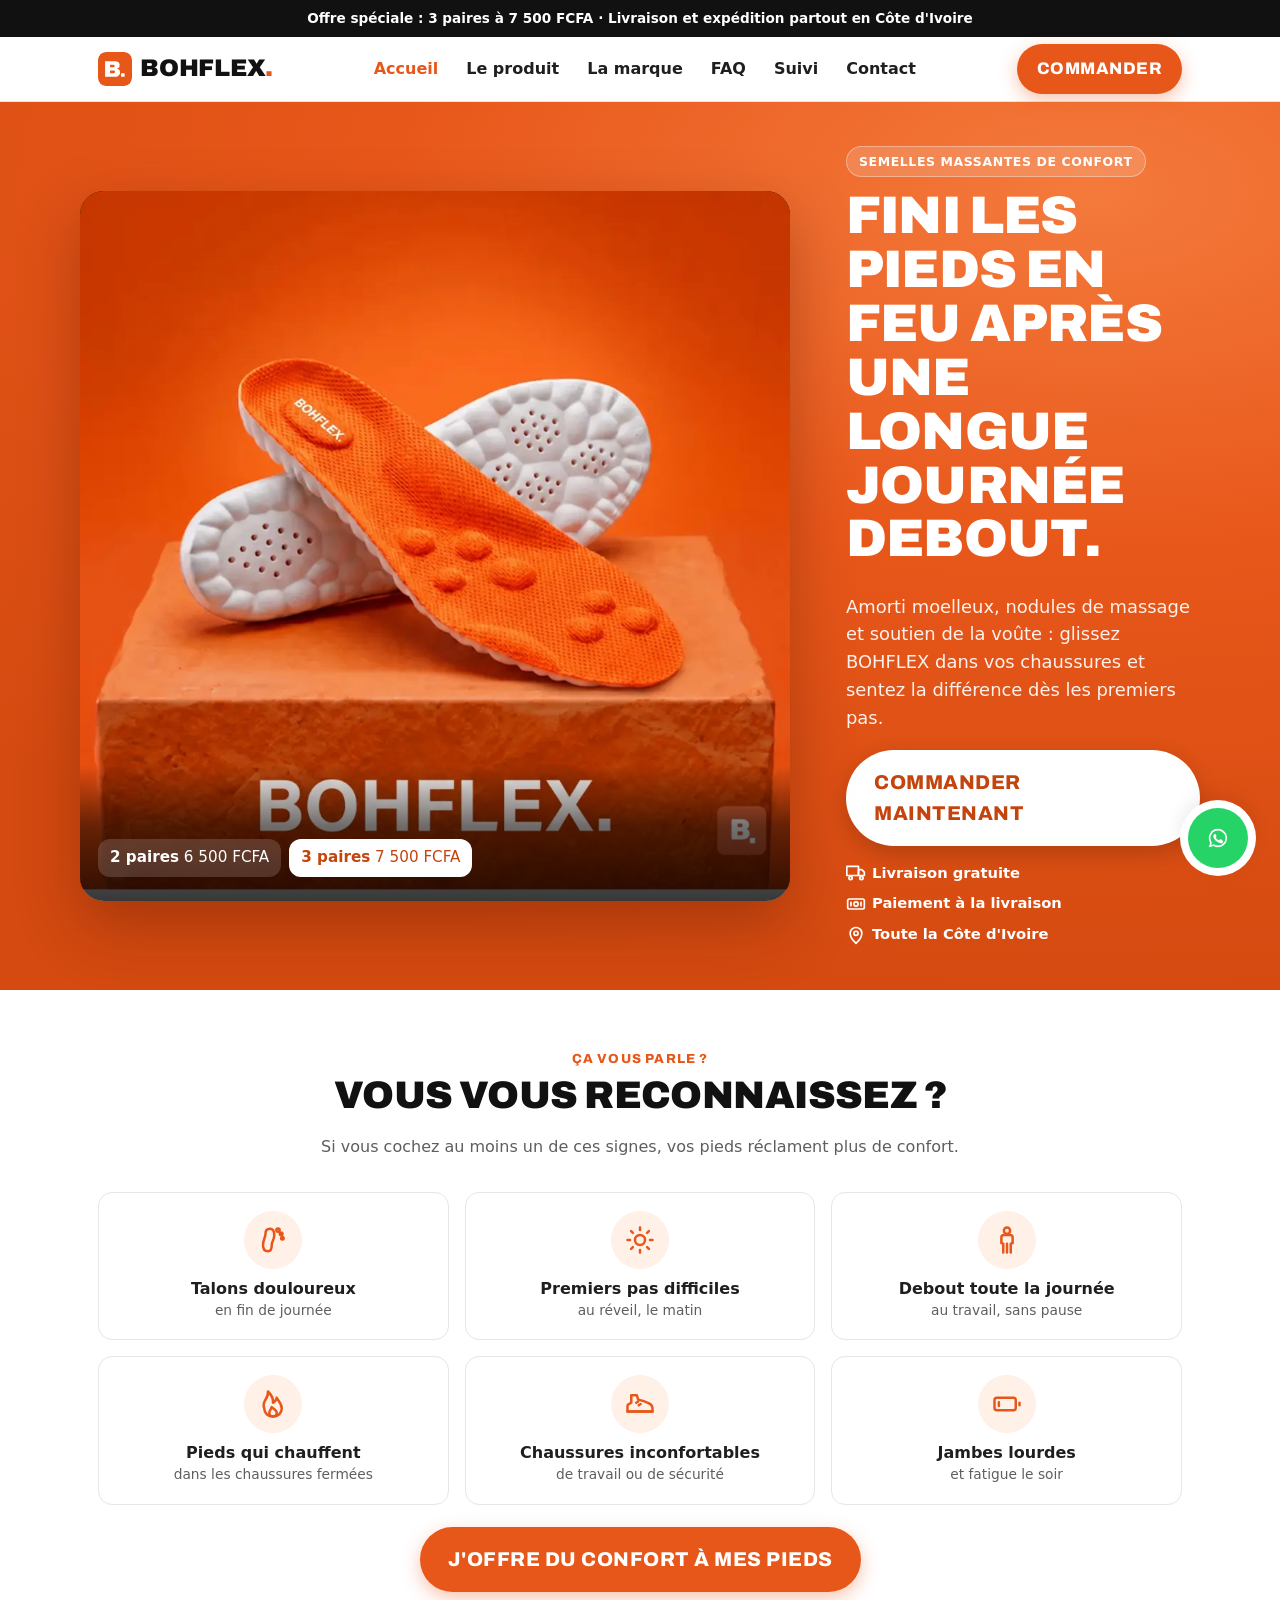
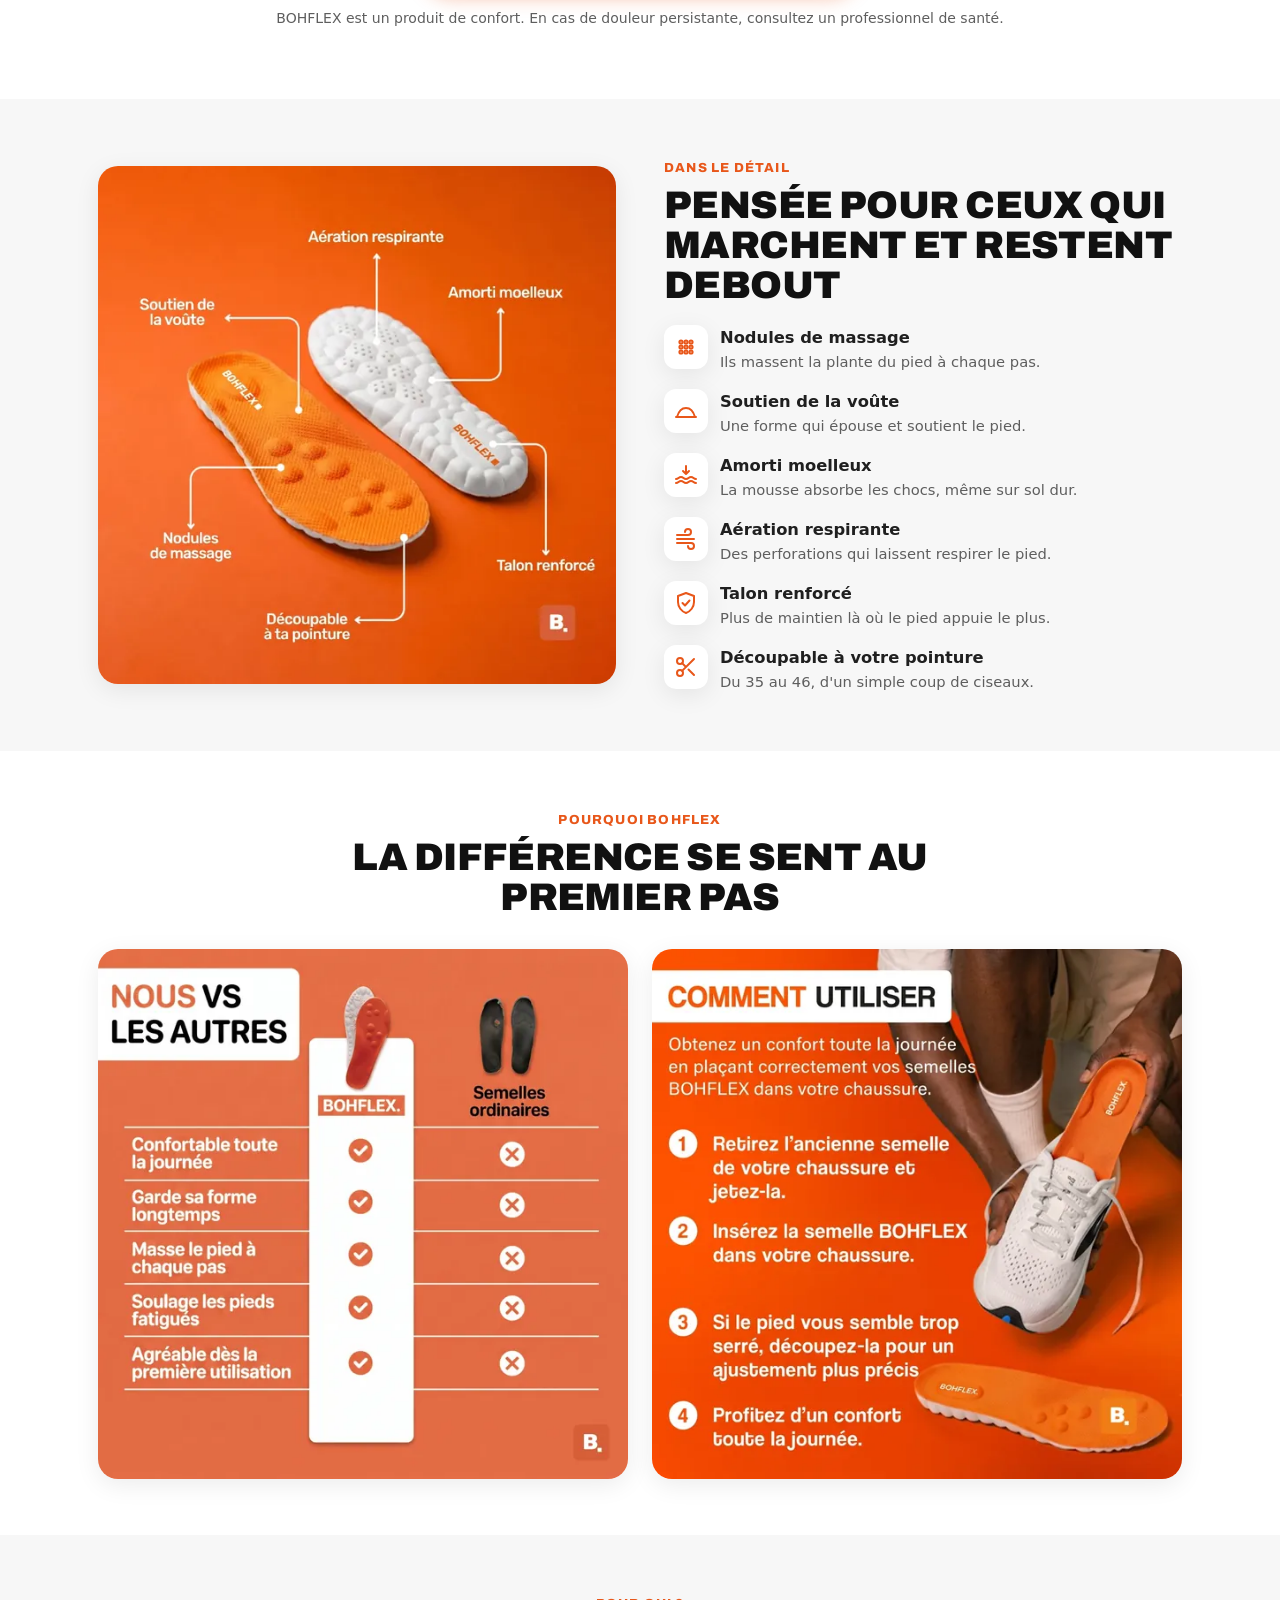
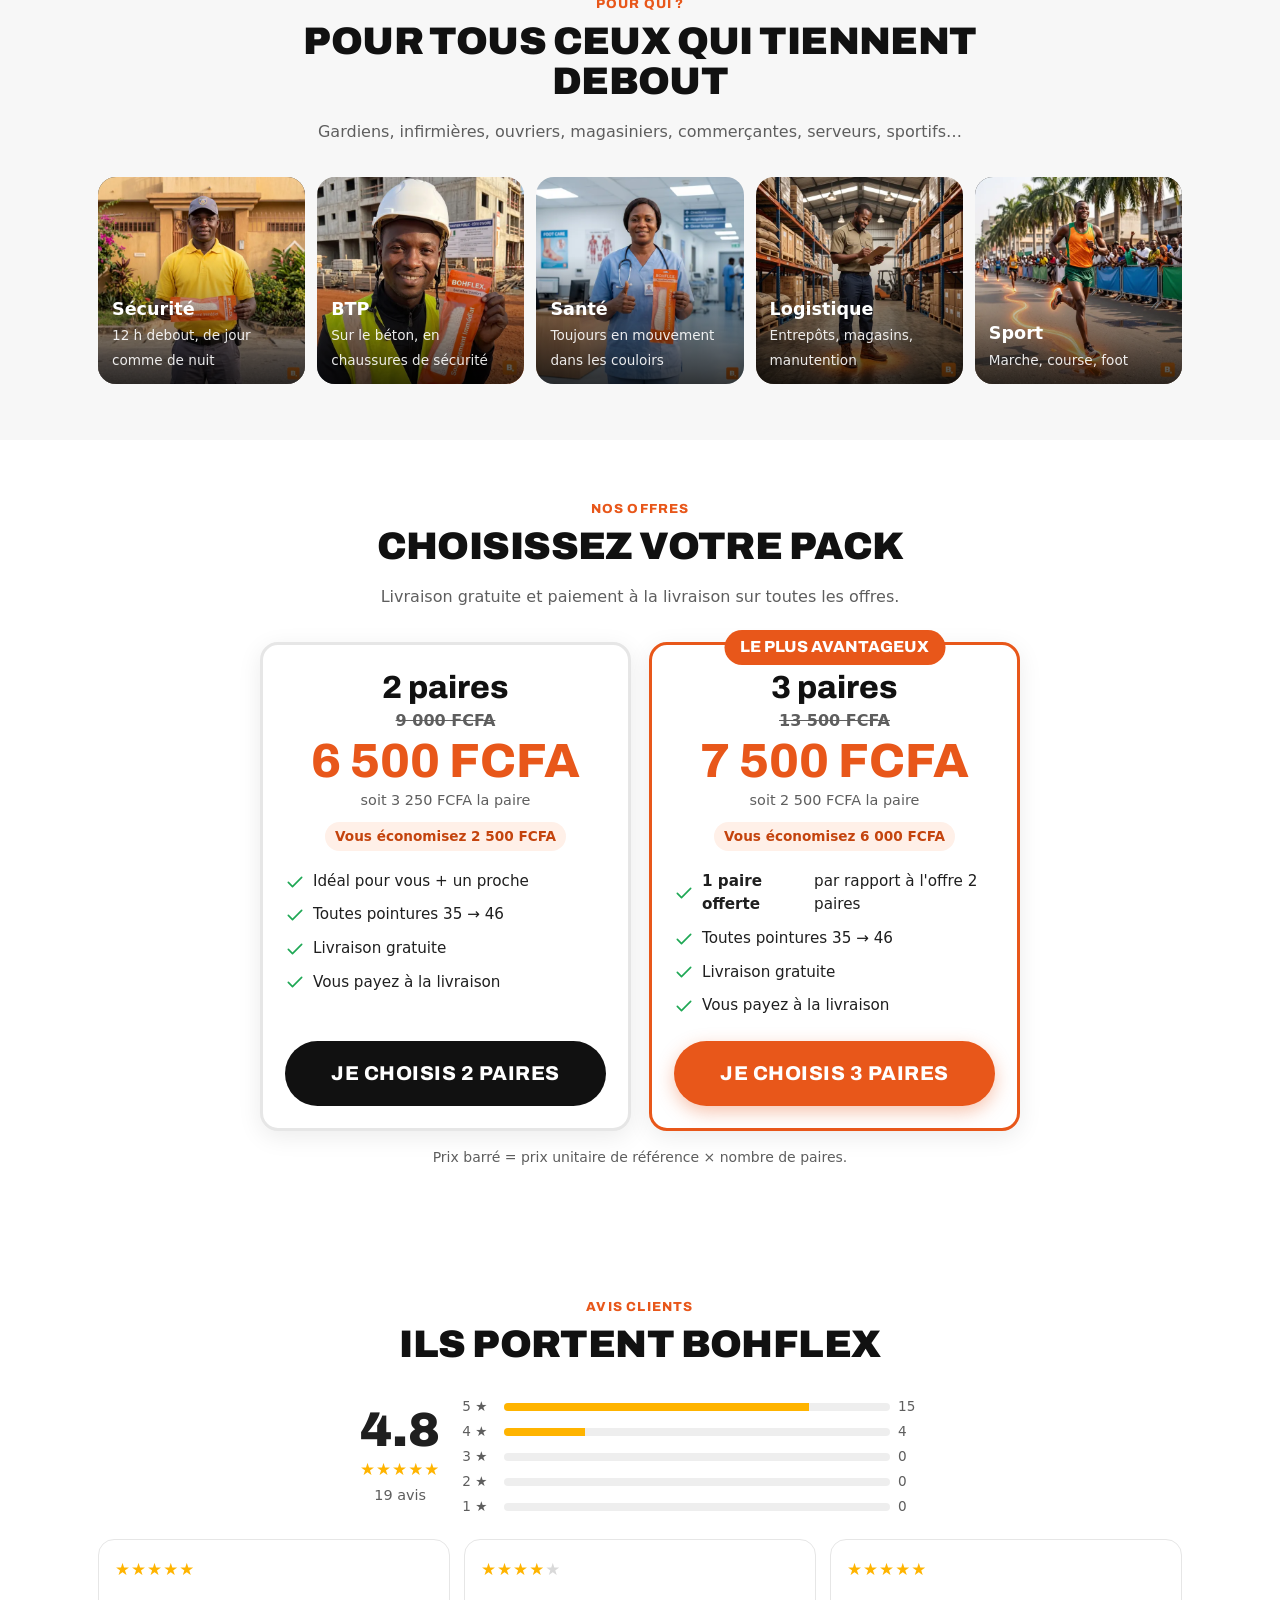
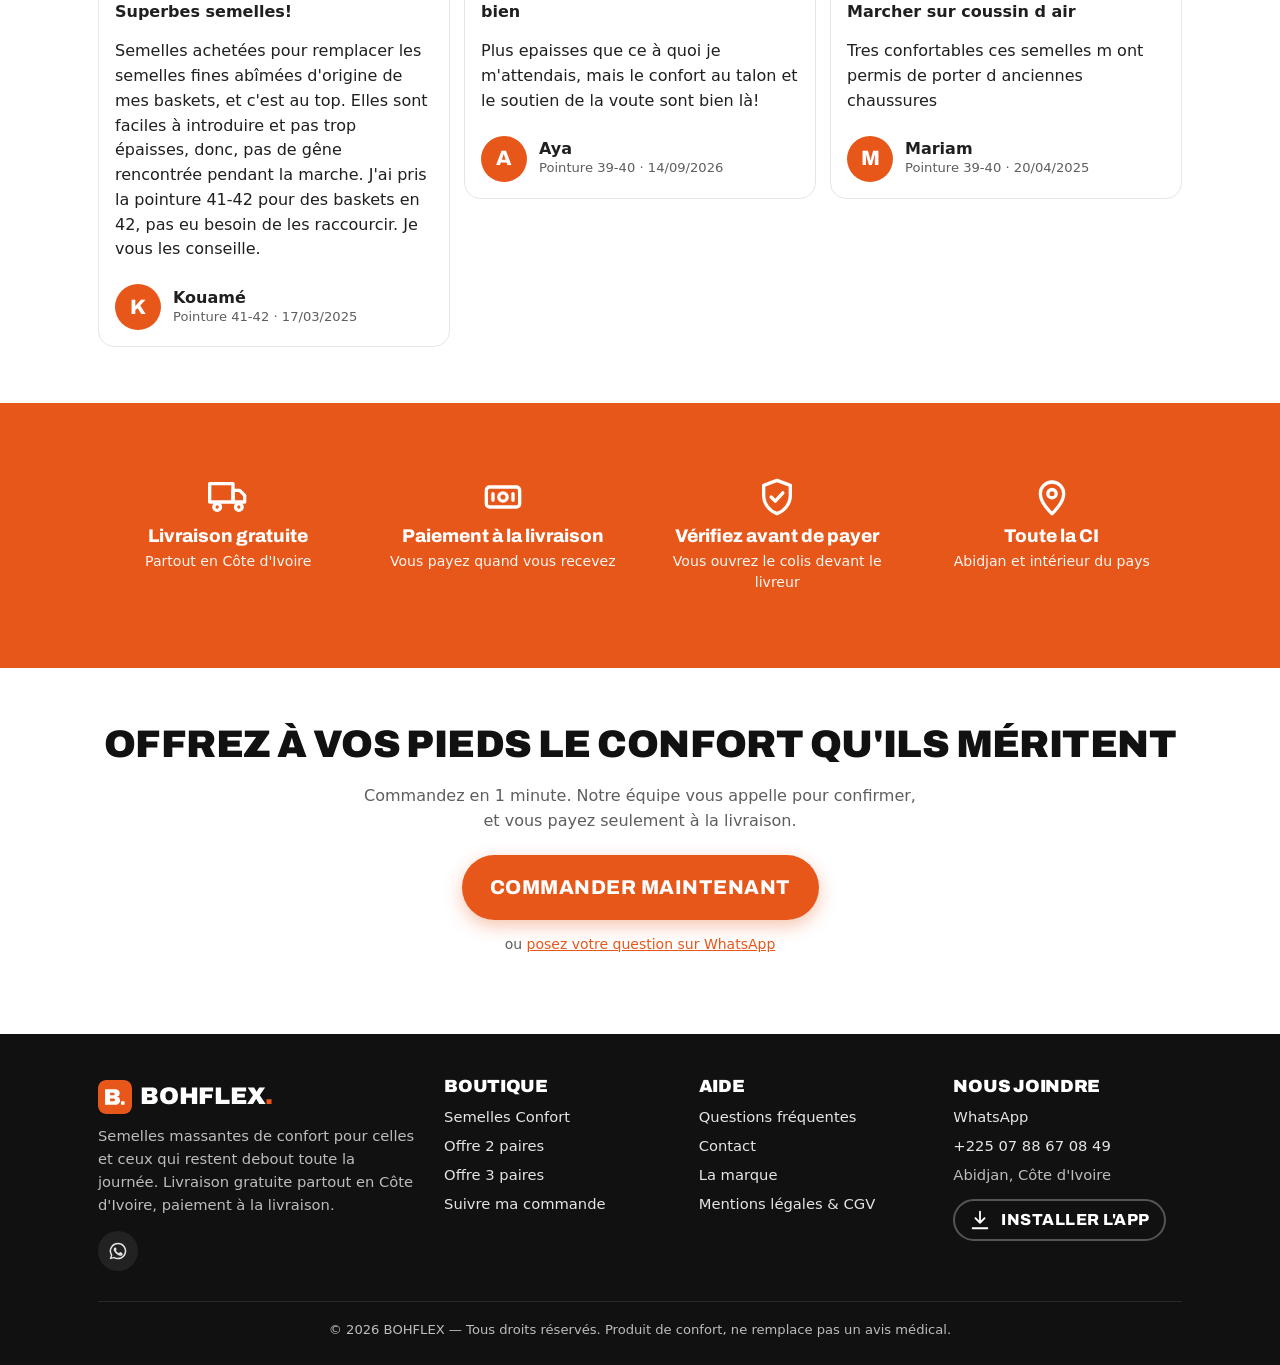
<file: index.html>
<!doctype html>
<html lang="fr">
<head>
<meta charset="utf-8">
<meta name="viewport" content="width=device-width, initial-scale=1, viewport-fit=cover">
<title>BOHFLEX — Semelles massantes de confort | Paiement à la livraison en Côte d'Ivoire</title>
<meta name="description" content="Semelles massantes BOHFLEX : amorti moelleux, nodules de massage, soutien de la voûte, découpables du 35 au 46. 2 paires 6 500 FCFA, 3 paires 7 500 FCFA. Livraison gratuite partout en Côte d'Ivoire, paiement à la livraison.">
<meta name="theme-color" content="#E8571A">
<meta property="og:type" content="website">
<meta property="og:locale" content="fr_CI">
<meta property="og:site_name" content="BOHFLEX">
<meta property="og:title" content="BOHFLEX — Semelles massantes de confort | Paiement à la livraison en Côte d'Ivoire">
<meta property="og:description" content="Semelles massantes BOHFLEX : amorti moelleux, nodules de massage, soutien de la voûte, découpables du 35 au 46. 2 paires 6 500 FCFA, 3 paires 7 500 FCFA. Livraison gratuite partout en Côte d'Ivoire, paiement à la livraison.">
<meta property="og:image" content="assets/img/og-image.jpg">
<link rel="icon" href="assets/img/favicon.svg" type="image/svg+xml">
<link rel="apple-touch-icon" href="assets/img/apple-touch-icon.png">
<link rel="manifest" href="manifest.webmanifest">
<link rel="preconnect" href="https://fonts.googleapis.com">
<link rel="preconnect" href="https://fonts.gstatic.com" crossorigin>
<link rel="stylesheet" href="https://fonts.googleapis.com/css2?family=Archivo:wght@600;700;800;900&display=swap">
<link rel="stylesheet" href="assets/css/style.css">
<noscript><img height="1" width="1" style="display:none" alt="" src="https://www.facebook.com/tr?id=1779196666667619&ev=PageView&noscript=1"></noscript>
<script type="application/ld+json">
{"@context":"https://schema.org","@type":"Organization","name":"BOHFLEX","areaServed":"CI","logo":"assets/img/icon-512.png","image":"assets/img/og-image.jpg"}
</script>
</head>
<body>
<script src="assets/js/icons.js"></script>
<div class="topbar"><strong>Offre spéciale : 3 paires à 7 500 FCFA</strong> · Livraison et expédition partout en Côte d'Ivoire</div>
<header class="header">
  <div class="container header__inner">
    <a class="logo" href="index.html" aria-label="BOHFLEX — accueil">
      <img class="logo__mark" src="assets/img/logo-mark.svg" alt="" width="34" height="34"><span>BOHFLEX<b>.</b></span>
    </a>
    <nav class="nav" aria-label="Navigation principale"><a href="index.html" aria-current="page">Accueil</a><a href="produit.html">Le produit</a><a href="a-propos.html">La marque</a><a href="faq.html">FAQ</a><a href="suivi.html">Suivi</a><a href="contact.html">Contact</a></nav>
    <div class="header__actions">
      <a class="btn btn--primary header__cta" href="commander.html">Commander</a>
      <button class="burger" type="button" aria-label="Menu" aria-expanded="false" aria-controls="mobile-menu"><svg class="icon" aria-hidden="true"><use href="#i-menu"/></svg></button>
    </div>
  </div>
  <nav class="mobile-menu" id="mobile-menu" aria-label="Menu mobile"><a href="index.html" aria-current="page">Accueil</a><a href="produit.html">Le produit</a><a href="a-propos.html">La marque</a><a href="faq.html">FAQ</a><a href="suivi.html">Suivi</a><a href="contact.html">Contact</a><a href="commander.html" style="color:var(--orange)">Commander maintenant →</a></nav>
</header>
<main>

<section class="hero-video">
  <div class="container hero-video__grid">
    <div class="hero-video__frame">
      <video class="hero-video__media" autoplay muted loop playsinline preload="auto" poster="assets/video/bohflex-banniere.webp" aria-label="Vidéo de présentation des semelles BOHFLEX"><source src="assets/video/bohflex-banniere.mp4" type="video/mp4"></video>
      <div class="hero-video__overlay">
        <div class="hero__prices">
          <span><b>2 paires</b> <span data-price="2">6 500 FCFA</span></span>
          <span class="is-best"><b>3 paires</b> <span data-price="3">7 500 FCFA</span></span>
        </div>
        <a class="btn btn--primary btn--block" href="commander.html" data-order-link>Commander maintenant</a>
      </div>
      <button class="hero-video__play" type="button" aria-label="Lire la vidéo" hidden><svg class="icon" aria-hidden="true"><use href="#i-play"/></svg></button>
    </div>
    <div class="hero-video__side">
      <span class="hero__kicker">Semelles massantes de confort</span>
      <h1 class="hero__title">Fini les pieds en feu après une longue journée debout.</h1>
      <p class="hero__lead">Amorti moelleux, nodules de massage et soutien de la voûte : glissez BOHFLEX dans vos chaussures et sentez la différence dès les premiers pas.</p>
      <a class="btn btn--primary" href="commander.html" data-order-link>Commander maintenant</a>
      <ul class="trust-row">
  <li><svg class="icon" aria-hidden="true"><use href="#i-truck"/></svg> Livraison gratuite</li>
  <li><svg class="icon" aria-hidden="true"><use href="#i-cash"/></svg> Paiement à la livraison</li>
  <li><svg class="icon" aria-hidden="true"><use href="#i-pin"/></svg> Toute la Côte d'Ivoire</li>
</ul>
    </div>
  </div>
</section>

<section class="section">
  <div class="container">
    <div class="section-head">
      <span class="eyebrow">Ça vous parle ?</span>
      <h2>Vous vous reconnaissez ?</h2>
      <p class="muted">Si vous cochez au moins un de ces signes, vos pieds réclament plus de confort.</p>
    </div>
    <ul class="signs"><li class="sign"><span class="sign__ico"><svg class="icon" aria-hidden="true"><use href="#i-foot"/></svg></span><b>Talons douloureux</b><span>en fin de journée</span></li><li class="sign"><span class="sign__ico"><svg class="icon" aria-hidden="true"><use href="#i-sun"/></svg></span><b>Premiers pas difficiles</b><span>au réveil, le matin</span></li><li class="sign"><span class="sign__ico"><svg class="icon" aria-hidden="true"><use href="#i-user"/></svg></span><b>Debout toute la journée</b><span>au travail, sans pause</span></li><li class="sign"><span class="sign__ico"><svg class="icon" aria-hidden="true"><use href="#i-fire"/></svg></span><b>Pieds qui chauffent</b><span>dans les chaussures fermées</span></li><li class="sign"><span class="sign__ico"><svg class="icon" aria-hidden="true"><use href="#i-shoe"/></svg></span><b>Chaussures inconfortables</b><span>de travail ou de sécurité</span></li><li class="sign"><span class="sign__ico"><svg class="icon" aria-hidden="true"><use href="#i-battery"/></svg></span><b>Jambes lourdes</b><span>et fatigue le soir</span></li></ul>
    <p class="center" style="margin-top:22px"><a class="btn btn--primary" href="commander.html" data-order-link>J'offre du confort à mes pieds</a></p>
    <p class="center small muted" style="margin-top:12px">BOHFLEX est un produit de confort. En cas de douleur persistante, consultez un professionnel de santé.</p>
  </div>
</section>

<section class="section section--soft" id="details">
  <div class="container split">
    <div class="split__media"><img class="framed" src="assets/img/bohflex-details-600.webp" srcset="assets/img/bohflex-details-600.webp 600w, assets/img/bohflex-details-1000.webp 1000w" sizes="(min-width: 900px) 520px, 100vw" alt="Semelle BOHFLEX : soutien de la voûte, nodules de massage, aération respirante, amorti moelleux, talon renforcé, découpable à votre pointure" width="1000" height="1000" loading="lazy" decoding="async"></div>
    <div>
      <span class="eyebrow">Dans le détail</span>
      <h2>Pensée pour ceux qui marchent et restent debout</h2>
      <ul class="features"><li><svg class="icon" aria-hidden="true"><use href="#i-dots"/></svg><div><b>Nodules de massage</b><span>Ils massent la plante du pied à chaque pas.</span></div></li><li><svg class="icon" aria-hidden="true"><use href="#i-arch"/></svg><div><b>Soutien de la voûte</b><span>Une forme qui épouse et soutient le pied.</span></div></li><li><svg class="icon" aria-hidden="true"><use href="#i-wave"/></svg><div><b>Amorti moelleux</b><span>La mousse absorbe les chocs, même sur sol dur.</span></div></li><li><svg class="icon" aria-hidden="true"><use href="#i-wind"/></svg><div><b>Aération respirante</b><span>Des perforations qui laissent respirer le pied.</span></div></li><li><svg class="icon" aria-hidden="true"><use href="#i-shield"/></svg><div><b>Talon renforcé</b><span>Plus de maintien là où le pied appuie le plus.</span></div></li><li><svg class="icon" aria-hidden="true"><use href="#i-scissors"/></svg><div><b>Découpable à votre pointure</b><span>Du 35 au 46, d'un simple coup de ciseaux.</span></div></li></ul>
    </div>
  </div>
</section>

<section class="section">
  <div class="container">
    <div class="section-head">
      <span class="eyebrow">Pourquoi BOHFLEX</span>
      <h2>La différence se sent au premier pas</h2>
    </div>
    <div class="duo">
      <figure><img class="framed" src="assets/img/bohflex-vs-600.webp" srcset="assets/img/bohflex-vs-600.webp 600w, assets/img/bohflex-vs-1000.webp 1000w" sizes="(min-width: 900px) 520px, 100vw" alt="Comparatif BOHFLEX contre semelles ordinaires : confortable toute la journée, garde sa forme longtemps, masse le pied à chaque pas, soulage les pieds fatigués, agréable dès la première utilisation" width="1000" height="1000" loading="lazy" decoding="async"></figure>
      <figure><img class="framed" src="assets/img/bohflex-utiliser-600.webp" srcset="assets/img/bohflex-utiliser-600.webp 600w, assets/img/bohflex-utiliser-1000.webp 1000w" sizes="(min-width: 900px) 520px, 100vw" alt="Comment utiliser : 1. retirez l'ancienne semelle de la chaussure, 2. insérez la semelle BOHFLEX, 3. si besoin, découpez-la à votre pointure, 4. profitez d'un confort toute la journée" width="1000" height="1000" loading="lazy" decoding="async"></figure>
    </div>
  </div>
</section>

<section class="section section--soft">
  <div class="container">
    <div class="section-head">
      <span class="eyebrow">Pour qui ?</span>
      <h2>Pour tous ceux qui tiennent debout</h2>
      <p class="muted">Gardiens, infirmières, ouvriers, magasiniers, commerçantes, serveurs, sportifs…</p>
    </div>
    <div class="people"><figure class="person"><img class="" src="assets/img/bohflex-securite-600.webp" srcset="assets/img/bohflex-securite-600.webp 600w, assets/img/bohflex-securite-1000.webp 1000w" sizes="(min-width: 900px) 520px, 100vw" alt="Agent de sécurité tenant un paquet de semelles BOHFLEX devant une résidence" width="1000" height="1000" loading="lazy" decoding="async"><figcaption><b>Sécurité</b><span>12 h debout, de jour comme de nuit</span></figcaption></figure><figure class="person"><img class="" src="assets/img/bohflex-btp-600.webp" srcset="assets/img/bohflex-btp-600.webp 600w, assets/img/bohflex-btp-1000.webp 1000w" sizes="(min-width: 900px) 520px, 100vw" alt="Ouvrier de chantier en casque et gilet tenant un paquet de semelles BOHFLEX" width="1000" height="1000" loading="lazy" decoding="async"><figcaption><b>BTP</b><span>Sur le béton, en chaussures de sécurité</span></figcaption></figure><figure class="person"><img class="" src="assets/img/bohflex-sante-600.webp" srcset="assets/img/bohflex-sante-600.webp 600w, assets/img/bohflex-sante-1000.webp 1000w" sizes="(min-width: 900px) 520px, 100vw" alt="Infirmière tenant un paquet de semelles BOHFLEX" width="1000" height="1000" loading="lazy" decoding="async"><figcaption><b>Santé</b><span>Toujours en mouvement dans les couloirs</span></figcaption></figure><figure class="person"><img class="" src="assets/img/bohflex-entrepot-600.webp" srcset="assets/img/bohflex-entrepot-600.webp 600w, assets/img/bohflex-entrepot-1000.webp 1000w" sizes="(min-width: 900px) 520px, 100vw" alt="Magasinier dans un entrepôt, chaussures de travail" width="1000" height="1000" loading="lazy" decoding="async"><figcaption><b>Logistique</b><span>Entrepôts, magasins, manutention</span></figcaption></figure><figure class="person"><img class="" src="assets/img/bohflex-sport-600.webp" srcset="assets/img/bohflex-sport-600.webp 600w, assets/img/bohflex-sport-1000.webp 1000w" sizes="(min-width: 900px) 520px, 100vw" alt="Coureur souriant pendant une course en ville" width="1000" height="1000" loading="lazy" decoding="async"><figcaption><b>Sport</b><span>Marche, course, foot</span></figcaption></figure></div>
  </div>
</section>

<section class="section" id="offres">
  <div class="container">
    <div class="section-head">
      <span class="eyebrow">Nos offres</span>
      <h2>Choisissez votre pack</h2>
      <p class="muted">Livraison gratuite et paiement à la livraison sur toutes les offres.</p>
    </div>
    <div class="offers">
  <article class="offer">
  
  <h3 class="offer__title">2 paires</h3>
  <div class="offer__old" data-old="2">9 000 FCFA</div>
  <div class="offer__price" data-price="2">6 500 FCFA</div>
  <div class="offer__unit" data-unit="2">soit 3 250 FCFA la paire</div>
  <span class="offer__save" data-save="2">Vous économisez 2 500 FCFA</span>
  <ul>
    <li><svg class="icon" aria-hidden="true"><use href="#i-check"/></svg> Idéal pour vous + un proche</li>
    <li><svg class="icon" aria-hidden="true"><use href="#i-check"/></svg> Toutes pointures 35 → 46</li>
    <li><svg class="icon" aria-hidden="true"><use href="#i-check"/></svg> Livraison gratuite</li>
    <li><svg class="icon" aria-hidden="true"><use href="#i-check"/></svg> Vous payez à la livraison</li>
  </ul>
  <a class="btn btn--dark btn--block" href="commander.html?offre=2">Je choisis 2 paires</a>
</article>
  <article class="offer offer--best">
  <div class="offer__badge">Le plus avantageux</div>
  <h3 class="offer__title">3 paires</h3>
  <div class="offer__old" data-old="3">13 500 FCFA</div>
  <div class="offer__price" data-price="3">7 500 FCFA</div>
  <div class="offer__unit" data-unit="3">soit 2 500 FCFA la paire</div>
  <span class="offer__save" data-save="3">Vous économisez 6 000 FCFA</span>
  <ul>
    <li><svg class="icon" aria-hidden="true"><use href="#i-check"/></svg> <strong>1 paire offerte</strong> par rapport à l'offre 2 paires</li>
    <li><svg class="icon" aria-hidden="true"><use href="#i-check"/></svg> Toutes pointures 35 → 46</li>
    <li><svg class="icon" aria-hidden="true"><use href="#i-check"/></svg> Livraison gratuite</li>
    <li><svg class="icon" aria-hidden="true"><use href="#i-check"/></svg> Vous payez à la livraison</li>
  </ul>
  <a class="btn btn--primary btn--block" href="commander.html?offre=3">Je choisis 3 paires</a>
</article>
</div>
<p class="center small muted" style="margin-top:16px">Prix barré = prix unitaire de référence × nombre de paires.</p>
  </div>
</section>

<section class="section" id="avis">
  <div class="container">
    <div class="section-head"><span class="eyebrow">Avis clients</span><h2>Ils portent BOHFLEX</h2></div>
    
    <div class="rsum">
  <div class="rsum__score"><b>4.8</b><span class="stars" aria-label="5 sur 5">★★★★★<span class="stars__off"></span></span><span>19 avis</span></div>
  <ul class="rsum__bars"><li><span>5 ★</span><span class="bar"><i style="width:79%"></i></span><span>15</span></li><li><span>4 ★</span><span class="bar"><i style="width:21%"></i></span><span>4</span></li><li><span>3 ★</span><span class="bar"><i style="width:0%"></i></span><span>0</span></li><li><span>2 ★</span><span class="bar"><i style="width:0%"></i></span><span>0</span></li><li><span>1 ★</span><span class="bar"><i style="width:0%"></i></span><span>0</span></li></ul>
</div>
    <div class="reviews"><article class="review">
  <div class="review__top"><span class="stars" aria-label="5 sur 5">★★★★★<span class="stars__off"></span></span></div>
  <b class="review__title">Superbes semelles!</b><p>Semelles achetées pour remplacer les semelles fines abîmées d&#x27;origine de mes baskets, et c&#x27;est au top. Elles sont faciles à introduire et pas trop épaisses, donc, pas de gêne rencontrée pendant la marche. J&#x27;ai pris la pointure 41-42 pour des baskets en 42, pas eu besoin de les raccourcir. Je vous les conseille.</p>
  <div class="review__head"><div class="avatar" aria-hidden="true">K</div><div><div class="review__name">Kouamé</div><div class="review__meta">Pointure 41-42 · 17/03/2025</div></div></div>
</article><article class="review">
  <div class="review__top"><span class="stars" aria-label="4 sur 5">★★★★<span class="stars__off">★</span></span></div>
  <b class="review__title">bien</b><p>Plus epaisses que ce à quoi je m&#x27;attendais, mais le confort au talon et le soutien de la voute sont bien là!</p>
  <div class="review__head"><div class="avatar" aria-hidden="true">A</div><div><div class="review__name">Aya</div><div class="review__meta">Pointure 39-40 · 14/09/2026</div></div></div>
</article><article class="review">
  <div class="review__top"><span class="stars" aria-label="5 sur 5">★★★★★<span class="stars__off"></span></span></div>
  <b class="review__title">Marcher sur coussin d air</b><p>Tres confortables ces semelles m ont permis de porter d anciennes chaussures</p>
  <div class="review__head"><div class="avatar" aria-hidden="true">M</div><div><div class="review__name">Mariam</div><div class="review__meta">Pointure 39-40 · 20/04/2025</div></div></div>
</article></div>
  </div>
</section>

<section class="section section--orange">
  <div class="container">
    <div class="reassure">
      <div class="reassure__item"><svg class="icon" aria-hidden="true"><use href="#i-truck"/></svg><h3>Livraison gratuite</h3><p>Partout en Côte d'Ivoire</p></div>
      <div class="reassure__item"><svg class="icon" aria-hidden="true"><use href="#i-cash"/></svg><h3>Paiement à la livraison</h3><p>Vous payez quand vous recevez</p></div>
      <div class="reassure__item"><svg class="icon" aria-hidden="true"><use href="#i-shield"/></svg><h3>Vérifiez avant de payer</h3><p>Vous ouvrez le colis devant le livreur</p></div>
      <div class="reassure__item"><svg class="icon" aria-hidden="true"><use href="#i-pin"/></svg><h3>Toute la CI</h3><p>Abidjan et intérieur du pays</p></div>
    </div>
  </div>
</section>

<section class="section final-cta">
  <div class="container">
    <h2>Offrez à vos pieds le confort qu'ils méritent</h2>
    <p class="muted">Commandez en 1 minute. Notre équipe vous appelle pour confirmer, et vous payez seulement à la livraison.</p>
    <a class="btn btn--primary" href="commander.html" data-order-link>Commander maintenant</a>
    <p class="small muted" style="margin-top:14px">ou <a href="https://wa.me/2250788670849?text=Bonjour%20BOHFLEX%2C%20j%27aimerais%20avoir%20des%20informations%20sur%20les%20semelles." target="_blank" rel="noopener" data-wa>posez votre question sur WhatsApp</a></p>
  </div>
</section>

</main>
<footer class="footer">
  <div class="container">
    <div class="footer__grid">
      <div>
        <a class="logo" href="index.html"><img class="logo__mark" src="assets/img/logo-mark.svg" alt="" width="34" height="34"><span>BOHFLEX<b>.</b></span></a>
        <p>Semelles massantes de confort pour celles et ceux qui restent debout toute la journée. Livraison gratuite partout en Côte d'Ivoire, paiement à la livraison.</p>
        <div class="socials">
          <a href="https://wa.me/2250788670849?text=Bonjour%20BOHFLEX%2C%20j%27aimerais%20avoir%20des%20informations%20sur%20les%20semelles." target="_blank" rel="noopener" data-wa aria-label="WhatsApp"><svg class="icon" aria-hidden="true"><use href="#i-whatsapp"/></svg></a>
        </div>
      </div>
      <div>
        <h4>Boutique</h4>
        <ul>
          <li><a href="produit.html">Semelles Confort</a></li>
          <li><a href="commander.html?offre=2">Offre 2 paires</a></li>
          <li><a href="commander.html?offre=3">Offre 3 paires</a></li>
          <li><a href="suivi.html">Suivre ma commande</a></li>
        </ul>
      </div>
      <div>
        <h4>Aide</h4>
        <ul>
          <li><a href="faq.html">Questions fréquentes</a></li>
          <li><a href="contact.html">Contact</a></li>
          <li><a href="a-propos.html">La marque</a></li>
          <li><a href="mentions-legales.html">Mentions légales &amp; CGV</a></li>
        </ul>
      </div>
      <div>
        <h4>Nous joindre</h4>
        <ul>
          <li><a href="https://wa.me/2250788670849?text=Bonjour%20BOHFLEX%2C%20j%27aimerais%20avoir%20des%20informations%20sur%20les%20semelles." target="_blank" rel="noopener" data-wa>WhatsApp</a></li>
          <li><a href="tel:+2250788670849" data-phone>+225 07 88 67 08 49</a></li>
          <li>Abidjan, Côte d'Ivoire</li>
          <li><button class="btn btn--outline" type="button" data-install style="color:#fff;border-color:#555;min-height:40px;padding:8px 14px;font-size:1rem;margin-top:6px"><svg class="icon" aria-hidden="true"><use href="#i-download"/></svg> Installer l'app</button></li>
        </ul>
      </div>
    </div>
    <div class="footer__bottom">© <span data-year>2026</span> BOHFLEX — Tous droits réservés. Produit de confort, ne remplace pas un avis médical.</div>
  </div>
</footer>
<div class="sticky-cta">
  <div class="sticky-cta__price">À partir de<b id="sticky-price" data-price="2">6 500 FCFA</b></div>
  <a class="btn btn--primary" href="commander.html?offre=3" data-order-link>Commander</a>
  <a class="btn btn--wa" href="https://wa.me/2250788670849?text=Bonjour%20BOHFLEX%2C%20j%27aimerais%20avoir%20des%20informations%20sur%20les%20semelles." target="_blank" rel="noopener" data-wa aria-label="Écrire sur WhatsApp"><svg class="icon" aria-hidden="true"><use href="#i-whatsapp"/></svg></a>
</div>
<div class="install-banner" id="install-banner" role="dialog" aria-label="Installer l'application">
  <img src="assets/img/logo-mark.svg" alt="" width="36" height="36">
  <p><strong>Installez l'app BOHFLEX</strong><br>Commandez en 1 clic depuis votre écran d'accueil.</p>
  <button class="btn btn--primary" type="button" data-install>Installer</button>
  <button class="close" type="button" aria-label="Fermer">×</button>
</div>
<script src="assets/js/config.js"></script>
<script src="assets/js/main.js"></script>
</body>
</html>
</file>
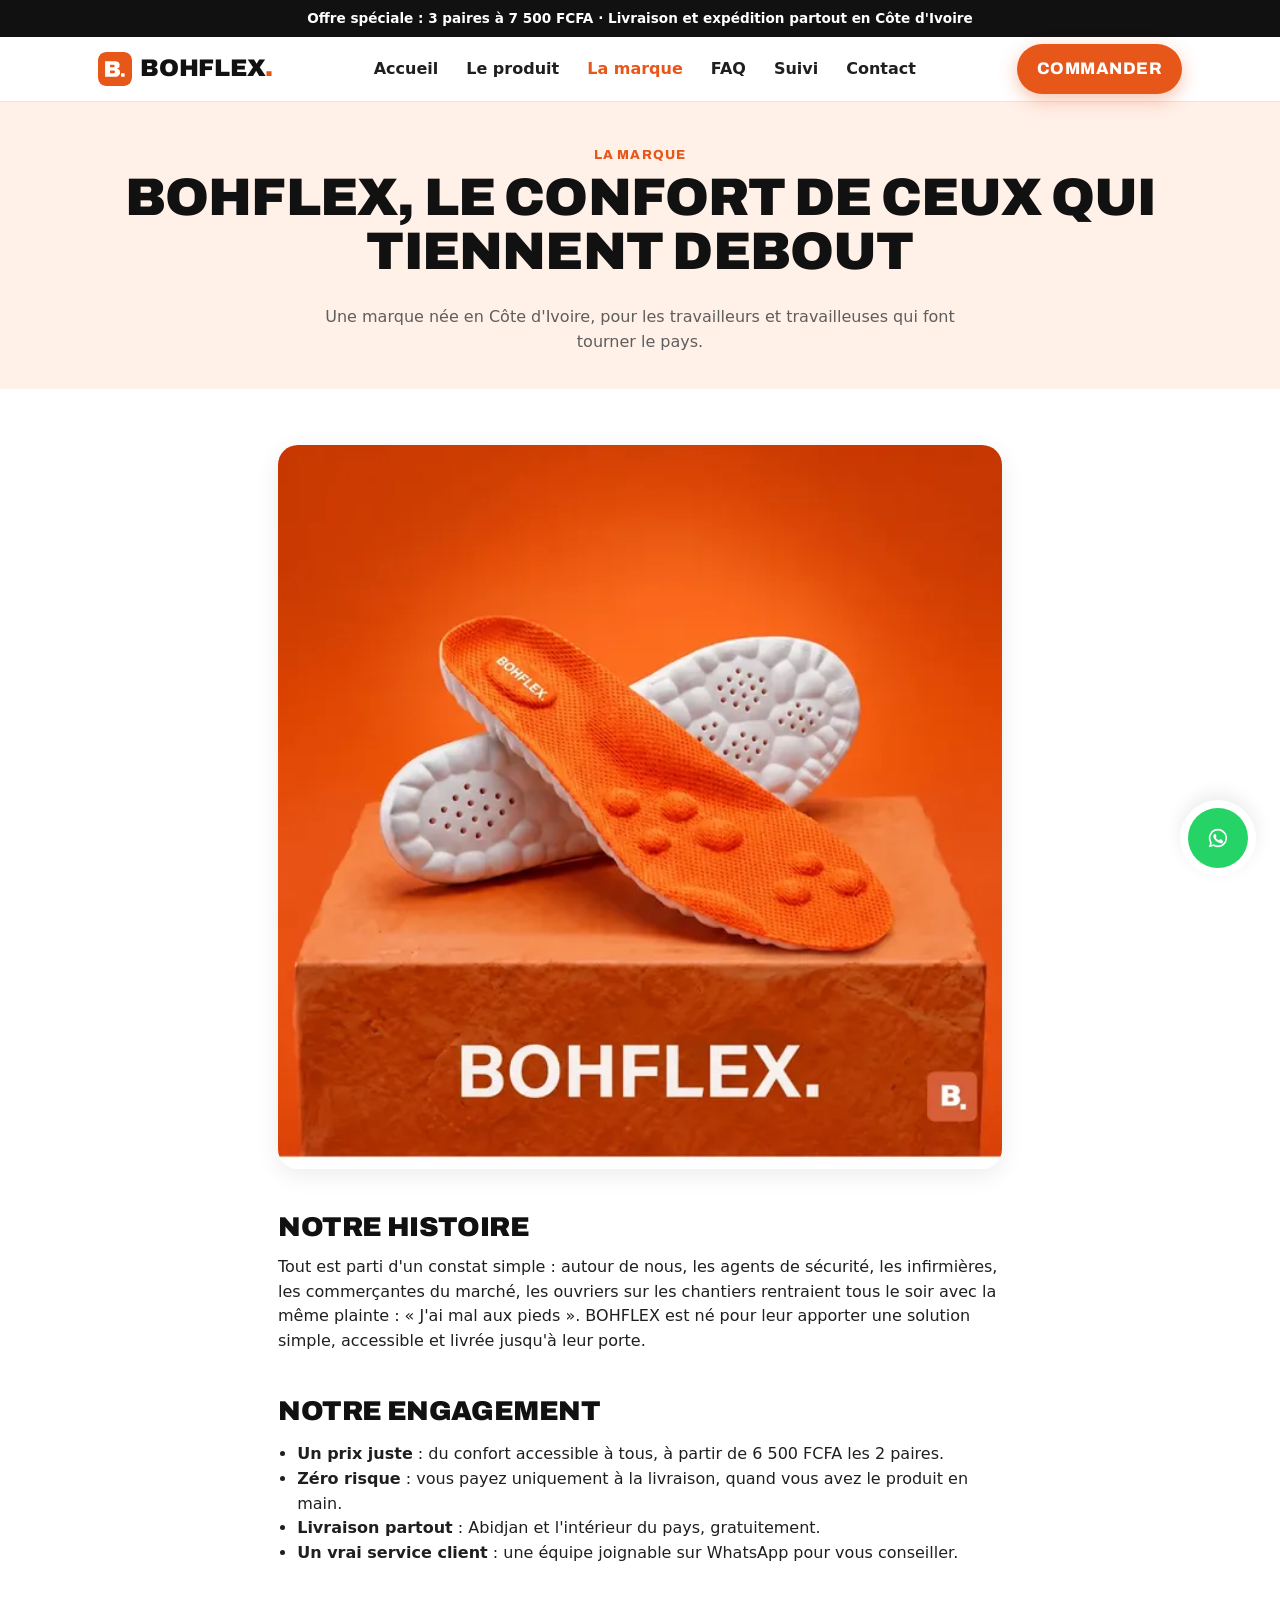
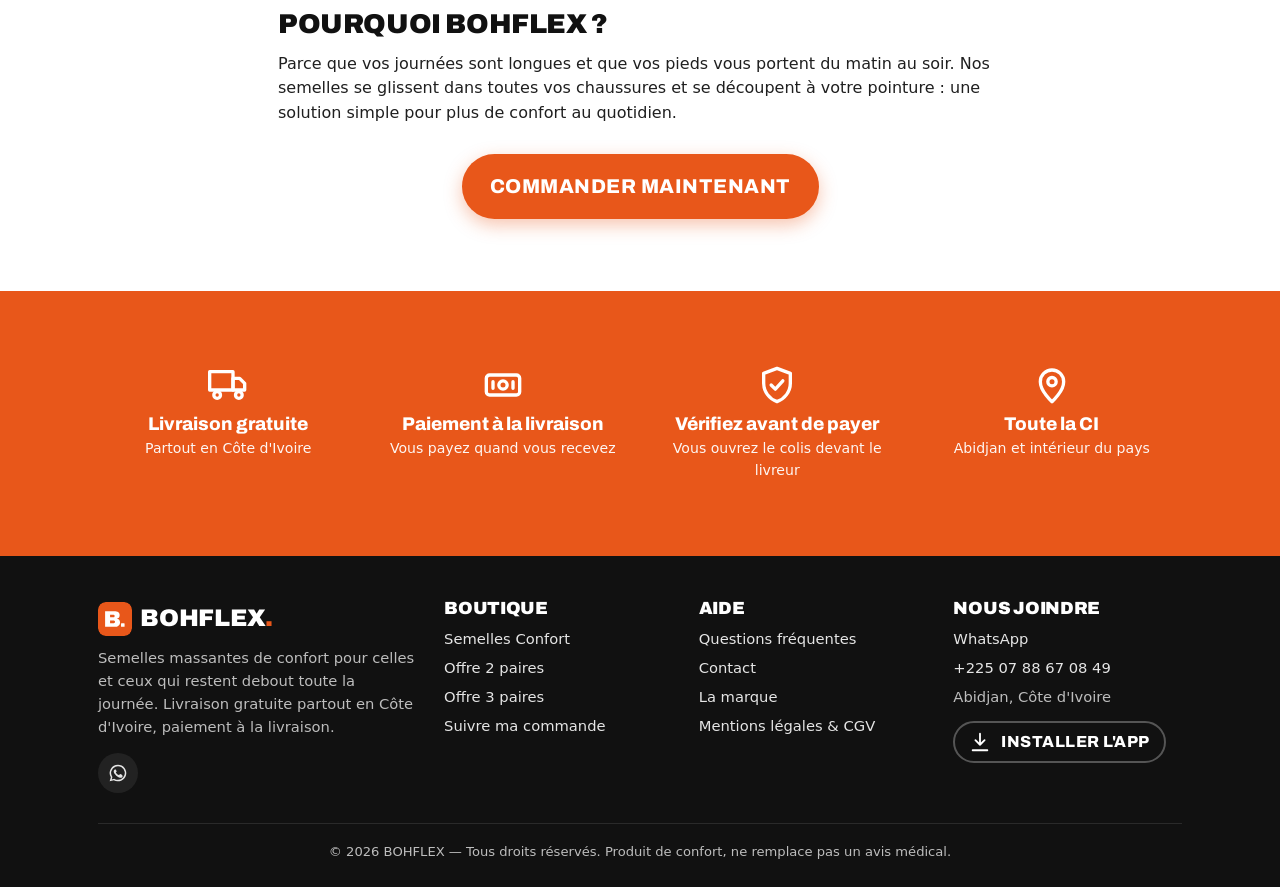
<file: a-propos.html>
<!doctype html>
<html lang="fr">
<head>
<meta charset="utf-8">
<meta name="viewport" content="width=device-width, initial-scale=1, viewport-fit=cover">
<title>La marque BOHFLEX — Semelles de confort made for Côte d'Ivoire</title>
<meta name="description" content="Découvrez BOHFLEX, la marque de semelles de confort pour les personnes qui travaillent debout en Côte d'Ivoire.">
<meta name="theme-color" content="#E8571A">
<meta property="og:type" content="website">
<meta property="og:locale" content="fr_CI">
<meta property="og:site_name" content="BOHFLEX">
<meta property="og:title" content="La marque BOHFLEX — Semelles de confort made for Côte d'Ivoire">
<meta property="og:description" content="Découvrez BOHFLEX, la marque de semelles de confort pour les personnes qui travaillent debout en Côte d'Ivoire.">
<meta property="og:image" content="assets/img/og-image.jpg">
<link rel="icon" href="assets/img/favicon.svg" type="image/svg+xml">
<link rel="apple-touch-icon" href="assets/img/apple-touch-icon.png">
<link rel="manifest" href="manifest.webmanifest">
<link rel="preconnect" href="https://fonts.googleapis.com">
<link rel="preconnect" href="https://fonts.gstatic.com" crossorigin>
<link rel="stylesheet" href="https://fonts.googleapis.com/css2?family=Archivo:wght@600;700;800;900&display=swap">
<link rel="stylesheet" href="assets/css/style.css">
<noscript><img height="1" width="1" style="display:none" alt="" src="https://www.facebook.com/tr?id=1779196666667619&ev=PageView&noscript=1"></noscript>
</head>
<body>
<script src="assets/js/icons.js"></script>
<div class="topbar"><strong>Offre spéciale : 3 paires à 7 500 FCFA</strong> · Livraison et expédition partout en Côte d'Ivoire</div>
<header class="header">
  <div class="container header__inner">
    <a class="logo" href="index.html" aria-label="BOHFLEX — accueil">
      <img class="logo__mark" src="assets/img/logo-mark.svg" alt="" width="34" height="34"><span>BOHFLEX<b>.</b></span>
    </a>
    <nav class="nav" aria-label="Navigation principale"><a href="index.html">Accueil</a><a href="produit.html">Le produit</a><a href="a-propos.html" aria-current="page">La marque</a><a href="faq.html">FAQ</a><a href="suivi.html">Suivi</a><a href="contact.html">Contact</a></nav>
    <div class="header__actions">
      <a class="btn btn--primary header__cta" href="commander.html">Commander</a>
      <button class="burger" type="button" aria-label="Menu" aria-expanded="false" aria-controls="mobile-menu"><svg class="icon" aria-hidden="true"><use href="#i-menu"/></svg></button>
    </div>
  </div>
  <nav class="mobile-menu" id="mobile-menu" aria-label="Menu mobile"><a href="index.html">Accueil</a><a href="produit.html">Le produit</a><a href="a-propos.html" aria-current="page">La marque</a><a href="faq.html">FAQ</a><a href="suivi.html">Suivi</a><a href="contact.html">Contact</a><a href="commander.html" style="color:var(--orange)">Commander maintenant →</a></nav>
</header>
<main>

<section class="page-hero"><div class="container"><span class="eyebrow">La marque</span><h1>BOHFLEX, le confort de ceux qui tiennent debout</h1><p>Une marque née en Côte d'Ivoire, pour les travailleurs et travailleuses qui font tourner le pays.</p></div></section>
<section class="section"><div class="container prose">
  <div style="margin-bottom:24px"><img class="framed" src="assets/img/bohflex-hero-600.webp" srcset="assets/img/bohflex-hero-600.webp 600w, assets/img/bohflex-hero-1000.webp 1000w" sizes="(min-width: 900px) 520px, 100vw" alt="Semelles BOHFLEX orange et blanches posées sur un bloc orange" width="1000" height="1000" loading="lazy" decoding="async"></div>
  <h2>Notre histoire</h2>
  <p>Tout est parti d'un constat simple : autour de nous, les agents de sécurité, les infirmières, les commerçantes du marché, les ouvriers sur les chantiers rentraient tous le soir avec la même plainte : « J'ai mal aux pieds ». BOHFLEX est né pour leur apporter une solution simple, accessible et livrée jusqu'à leur porte.</p>
  <h2>Notre engagement</h2>
  <ul>
    <li><strong>Un prix juste</strong> : du confort accessible à tous, à partir de <span data-price="2">6 500 FCFA</span> les 2 paires.</li>
    <li><strong>Zéro risque</strong> : vous payez uniquement à la livraison, quand vous avez le produit en main.</li>
    <li><strong>Livraison partout</strong> : Abidjan et l'intérieur du pays, gratuitement.</li>
    <li><strong>Un vrai service client</strong> : une équipe joignable sur WhatsApp pour vous conseiller.</li>
  </ul>
  <h2>Pourquoi BOHFLEX ?</h2>
  <p>Parce que vos journées sont longues et que vos pieds vous portent du matin au soir. Nos semelles se glissent dans toutes vos chaussures et se découpent à votre pointure : une solution simple pour plus de confort au quotidien.</p>
  <p class="center" style="margin-top:28px"><a class="btn btn--primary" href="commander.html">Commander maintenant</a></p>
</div></section>
<section class="section section--orange">
  <div class="container">
    <div class="reassure">
      <div class="reassure__item"><svg class="icon" aria-hidden="true"><use href="#i-truck"/></svg><h3>Livraison gratuite</h3><p>Partout en Côte d'Ivoire</p></div>
      <div class="reassure__item"><svg class="icon" aria-hidden="true"><use href="#i-cash"/></svg><h3>Paiement à la livraison</h3><p>Vous payez quand vous recevez</p></div>
      <div class="reassure__item"><svg class="icon" aria-hidden="true"><use href="#i-shield"/></svg><h3>Vérifiez avant de payer</h3><p>Vous ouvrez le colis devant le livreur</p></div>
      <div class="reassure__item"><svg class="icon" aria-hidden="true"><use href="#i-pin"/></svg><h3>Toute la CI</h3><p>Abidjan et intérieur du pays</p></div>
    </div>
  </div>
</section>

</main>
<footer class="footer">
  <div class="container">
    <div class="footer__grid">
      <div>
        <a class="logo" href="index.html"><img class="logo__mark" src="assets/img/logo-mark.svg" alt="" width="34" height="34"><span>BOHFLEX<b>.</b></span></a>
        <p>Semelles massantes de confort pour celles et ceux qui restent debout toute la journée. Livraison gratuite partout en Côte d'Ivoire, paiement à la livraison.</p>
        <div class="socials">
          <a href="https://wa.me/2250788670849?text=Bonjour%20BOHFLEX%2C%20j%27aimerais%20avoir%20des%20informations%20sur%20les%20semelles." target="_blank" rel="noopener" data-wa aria-label="WhatsApp"><svg class="icon" aria-hidden="true"><use href="#i-whatsapp"/></svg></a>
        </div>
      </div>
      <div>
        <h4>Boutique</h4>
        <ul>
          <li><a href="produit.html">Semelles Confort</a></li>
          <li><a href="commander.html?offre=2">Offre 2 paires</a></li>
          <li><a href="commander.html?offre=3">Offre 3 paires</a></li>
          <li><a href="suivi.html">Suivre ma commande</a></li>
        </ul>
      </div>
      <div>
        <h4>Aide</h4>
        <ul>
          <li><a href="faq.html">Questions fréquentes</a></li>
          <li><a href="contact.html">Contact</a></li>
          <li><a href="a-propos.html">La marque</a></li>
          <li><a href="mentions-legales.html">Mentions légales &amp; CGV</a></li>
        </ul>
      </div>
      <div>
        <h4>Nous joindre</h4>
        <ul>
          <li><a href="https://wa.me/2250788670849?text=Bonjour%20BOHFLEX%2C%20j%27aimerais%20avoir%20des%20informations%20sur%20les%20semelles." target="_blank" rel="noopener" data-wa>WhatsApp</a></li>
          <li><a href="tel:+2250788670849" data-phone>+225 07 88 67 08 49</a></li>
          <li>Abidjan, Côte d'Ivoire</li>
          <li><button class="btn btn--outline" type="button" data-install style="color:#fff;border-color:#555;min-height:40px;padding:8px 14px;font-size:1rem;margin-top:6px"><svg class="icon" aria-hidden="true"><use href="#i-download"/></svg> Installer l'app</button></li>
        </ul>
      </div>
    </div>
    <div class="footer__bottom">© <span data-year>2026</span> BOHFLEX — Tous droits réservés. Produit de confort, ne remplace pas un avis médical.</div>
  </div>
</footer>
<div class="sticky-cta">
  <div class="sticky-cta__price">À partir de<b id="sticky-price" data-price="2">6 500 FCFA</b></div>
  <a class="btn btn--primary" href="commander.html?offre=3" data-order-link>Commander</a>
  <a class="btn btn--wa" href="https://wa.me/2250788670849?text=Bonjour%20BOHFLEX%2C%20j%27aimerais%20avoir%20des%20informations%20sur%20les%20semelles." target="_blank" rel="noopener" data-wa aria-label="Écrire sur WhatsApp"><svg class="icon" aria-hidden="true"><use href="#i-whatsapp"/></svg></a>
</div>
<div class="install-banner" id="install-banner" role="dialog" aria-label="Installer l'application">
  <img src="assets/img/logo-mark.svg" alt="" width="36" height="36">
  <p><strong>Installez l'app BOHFLEX</strong><br>Commandez en 1 clic depuis votre écran d'accueil.</p>
  <button class="btn btn--primary" type="button" data-install>Installer</button>
  <button class="close" type="button" aria-label="Fermer">×</button>
</div>
<script src="assets/js/config.js"></script>
<script src="assets/js/main.js"></script>
</body>
</html>
</file>
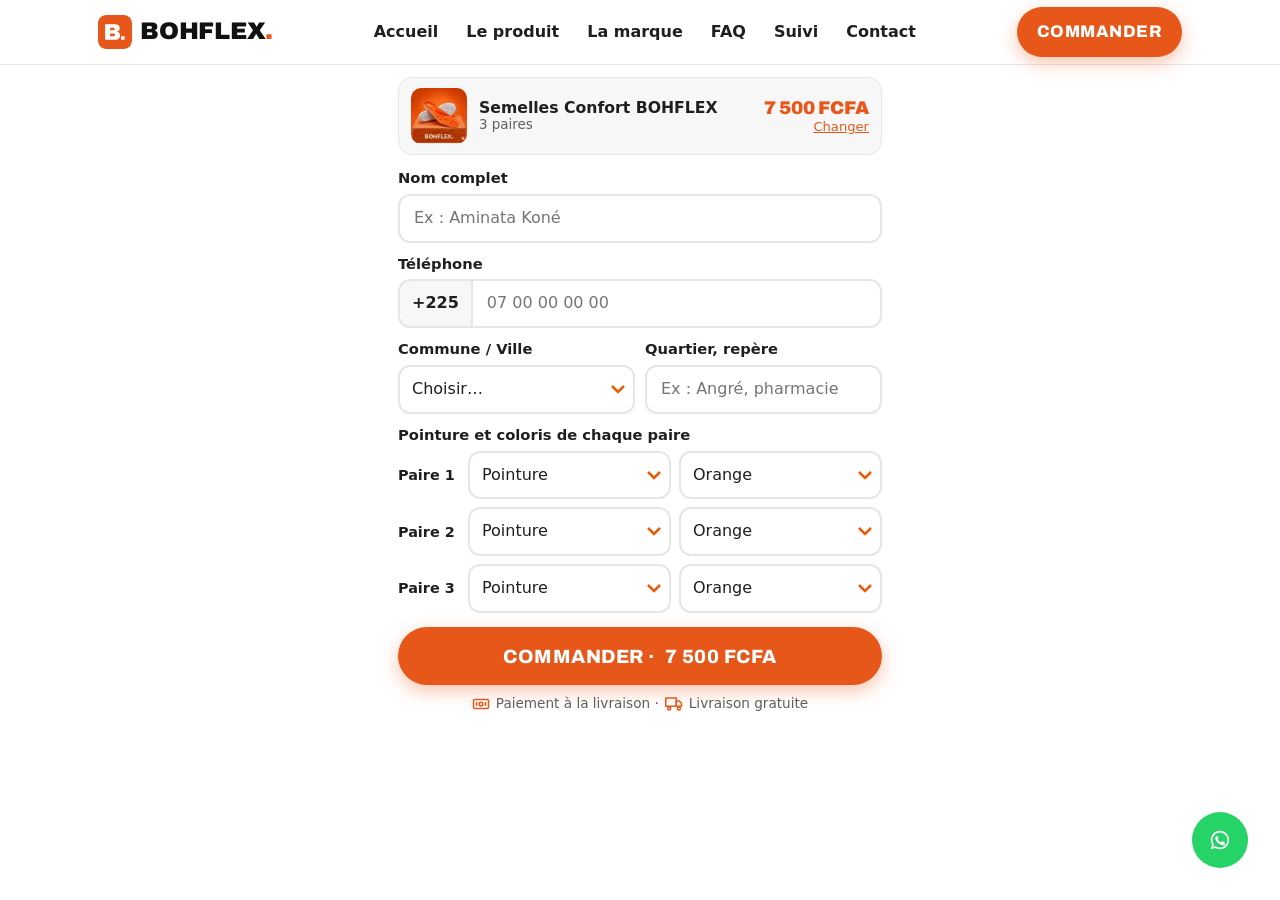
<file: commander.html>
<!doctype html>
<html lang="fr">
<head>
<meta charset="utf-8">
<meta name="viewport" content="width=device-width, initial-scale=1, viewport-fit=cover">
<title>Commander — Semelles BOHFLEX | Paiement à la livraison</title>
<meta name="description" content="Commandez vos semelles BOHFLEX en 1 minute. Livraison gratuite partout en Côte d'Ivoire, paiement à la livraison.">
<meta name="theme-color" content="#E8571A">
<meta property="og:type" content="website">
<meta property="og:locale" content="fr_CI">
<meta property="og:site_name" content="BOHFLEX">
<meta property="og:title" content="Commander — Semelles BOHFLEX | Paiement à la livraison">
<meta property="og:description" content="Commandez vos semelles BOHFLEX en 1 minute. Livraison gratuite partout en Côte d'Ivoire, paiement à la livraison.">
<meta property="og:image" content="assets/img/og-image.jpg">
<link rel="icon" href="assets/img/favicon.svg" type="image/svg+xml">
<link rel="apple-touch-icon" href="assets/img/apple-touch-icon.png">
<link rel="manifest" href="manifest.webmanifest">
<link rel="preconnect" href="https://fonts.googleapis.com">
<link rel="preconnect" href="https://fonts.gstatic.com" crossorigin>
<link rel="stylesheet" href="https://fonts.googleapis.com/css2?family=Archivo:wght@600;700;800;900&display=swap">
<link rel="stylesheet" href="assets/css/style.css">
<noscript><img height="1" width="1" style="display:none" alt="" src="https://www.facebook.com/tr?id=1779196666667619&ev=PageView&noscript=1"></noscript>
<meta name="robots" content="noindex">
</head>
<body class="page-order">
<script src="assets/js/icons.js"></script>
<div class="topbar"><strong>Offre spéciale : 3 paires à 7 500 FCFA</strong> · Livraison et expédition partout en Côte d'Ivoire</div>
<header class="header">
  <div class="container header__inner">
    <a class="logo" href="index.html" aria-label="BOHFLEX — accueil">
      <img class="logo__mark" src="assets/img/logo-mark.svg" alt="" width="34" height="34"><span>BOHFLEX<b>.</b></span>
    </a>
    <nav class="nav" aria-label="Navigation principale"><a href="index.html">Accueil</a><a href="produit.html">Le produit</a><a href="a-propos.html">La marque</a><a href="faq.html">FAQ</a><a href="suivi.html">Suivi</a><a href="contact.html">Contact</a></nav>
    <div class="header__actions">
      <a class="btn btn--primary header__cta" href="commander.html">Commander</a>
      <button class="burger" type="button" aria-label="Menu" aria-expanded="false" aria-controls="mobile-menu"><svg class="icon" aria-hidden="true"><use href="#i-menu"/></svg></button>
    </div>
  </div>
  <nav class="mobile-menu" id="mobile-menu" aria-label="Menu mobile"><a href="index.html">Accueil</a><a href="produit.html">Le produit</a><a href="a-propos.html">La marque</a><a href="faq.html">FAQ</a><a href="suivi.html">Suivi</a><a href="contact.html">Contact</a><a href="commander.html" style="color:var(--orange)">Commander maintenant →</a></nav>
</header>
<main>

<div class="container order-one" id="order-view">
  <div class="order-item">
    <img src="assets/img/bohflex-hero-600.webp" alt="" width="64" height="64">
    <div class="order-item__txt"><b>Semelles Confort BOHFLEX</b><span id="sum-offer"></span></div>
    <div class="order-item__price"><b id="sum-price"></b><a href="produit.html#offre" id="change-offer">Changer</a></div>
  </div>
  <form id="order-form" novalidate>
    <p class="notice" id="welcome-back" hidden>Bon retour <strong></strong> ! Vos informations sont pré-remplies.</p>
    <div class="field">
      <label for="name">Nom complet</label>
      <input class="input" id="name" name="name" type="text" autocomplete="name" placeholder="Ex : Aminata Koné" required>
      <div class="field__error">Indiquez votre nom</div>
    </div>
    <div class="field">
      <label for="phone">Téléphone</label>
      <div class="phone-wrap">
        <span class="phone-wrap__prefix">+225</span>
        <input class="input" id="phone" name="phone" type="tel" inputmode="tel" autocomplete="tel-national" placeholder="07 00 00 00 00" required>
      </div>
      <div class="field__error">10 chiffres (ex : 07 00 00 00 00)</div>
    </div>
    <div class="field-row">
      <div class="field">
        <label for="commune">Commune / Ville</label>
        <select class="select" id="commune" name="commune" required><option value="">Choisir…</option><optgroup label="Abidjan"><option value="Abidjan - Abobo">Abobo</option><option value="Abidjan - Adjamé">Adjamé</option><option value="Abidjan - Anyama">Anyama</option><option value="Abidjan - Attécoubé">Attécoubé</option><option value="Abidjan - Bingerville">Bingerville</option><option value="Abidjan - Cocody">Cocody</option><option value="Abidjan - Koumassi">Koumassi</option><option value="Abidjan - Marcory">Marcory</option><option value="Abidjan - Plateau">Plateau</option><option value="Abidjan - Port-Bouët">Port-Bouët</option><option value="Abidjan - Songon">Songon</option><option value="Abidjan - Treichville">Treichville</option><option value="Abidjan - Yopougon">Yopougon</option></optgroup><optgroup label="Intérieur du pays"><option value="Abengourou">Abengourou</option><option value="Aboisso">Aboisso</option><option value="Adzopé">Adzopé</option><option value="Agboville">Agboville</option><option value="Bondoukou">Bondoukou</option><option value="Bouaflé">Bouaflé</option><option value="Bouaké">Bouaké</option><option value="Dabou">Dabou</option><option value="Daloa">Daloa</option><option value="Divo">Divo</option><option value="Ferkessédougou">Ferkessédougou</option><option value="Gagnoa">Gagnoa</option><option value="Grand-Bassam">Grand-Bassam</option><option value="Issia">Issia</option><option value="Jacqueville">Jacqueville</option><option value="Korhogo">Korhogo</option><option value="Man">Man</option><option value="Odienné">Odienné</option><option value="San-Pédro">San-Pédro</option><option value="Sassandra">Sassandra</option><option value="Soubré">Soubré</option><option value="Séguéla">Séguéla</option><option value="Tiassalé">Tiassalé</option><option value="Toumodi">Toumodi</option><option value="Yamoussoukro">Yamoussoukro</option></optgroup><option value="autre">Autre ville…</option></select>
        <div class="field__error">Choisissez</div>
      </div>
      <div class="field">
        <label for="address">Quartier, repère</label>
        <input class="input" id="address" name="address" type="text" autocomplete="street-address" placeholder="Ex : Angré, pharmacie" required>
        <div class="field__error">Pour le livreur</div>
      </div>
    </div>
    <div class="field" id="field-other" hidden>
      <input class="input" id="city-other" name="city_other" type="text" autocomplete="address-level2" placeholder="Nom de votre ville">
      <div class="field__error">Indiquez votre ville</div>
    </div>
    <div class="field">
      <label>Pointure et coloris de chaque paire</label>
      <div class="pairs" id="sizes"></div>
    </div>
    <button class="btn btn--primary btn--block btn--xl" type="submit">Commander · <span id="submit-total"></span></button>
    <p class="order-note"><svg class="icon" aria-hidden="true"><use href="#i-cash"/></svg> Paiement à la livraison · <svg class="icon" aria-hidden="true"><use href="#i-truck"/></svg> Livraison gratuite</p>
  </form>
</div>

<div class="container" id="order-success" hidden>
  <div class="success">
    <div class="success__icon"><svg class="icon" aria-hidden="true"><use href="#i-check"/></svg></div>
    <h1>Merci pour votre commande !</h1>
    <p>Référence : <strong id="success-ref"></strong></p>
    <p>Votre commande est bien enregistrée.</p>
    <p class="muted">Notre équipe vous appelle <strong>très bientôt</strong> au <strong id="success-phone"></strong> pour confirmer l'adresse et le moment de la livraison. Vous payez <strong>seulement à la livraison</strong>.</p>
    <p class="small muted">Une question ? <a href="https://wa.me/2250788670849?text=Bonjour%20BOHFLEX%2C%20j%27aimerais%20avoir%20des%20informations%20sur%20les%20semelles." target="_blank" rel="noopener" data-wa>Écrivez-nous sur WhatsApp</a></p>
    <p><a href="index.html">← Retour à l'accueil</a></p>
  </div>
</div>

<div class="modal" id="recap-modal" role="dialog" aria-modal="true" aria-labelledby="recap-title">
  <div class="modal__backdrop" data-close></div>
  <div class="modal__panel">
    <button class="modal__close" type="button" data-close aria-label="Fermer">×</button>
    <h2 id="recap-title">Confirmez votre commande</h2>
    <div class="recap"><dl id="recap-list"></dl></div>
    <div class="recap-total"><span>À payer à la livraison</span><b id="recap-total"></b></div>
    <ul class="recap-info">
      <li><svg class="icon" aria-hidden="true"><use href="#i-phone"/></svg> Un conseiller vous appelle pour confirmer la livraison.</li>
      <li><svg class="icon" aria-hidden="true"><use href="#i-cash"/></svg> Vous payez en espèces, à la réception du colis.</li>
    </ul>
    <p class="notice notice--error" id="order-error" hidden>L'envoi n'a pas abouti (connexion internet ?). Réessayez, ou envoyez votre commande sur WhatsApp : <a id="order-wa" href="#" target="_blank" rel="noopener">envoyer sur WhatsApp</a>.</p>
    <div class="modal__actions">
      <button class="btn btn--primary btn--block btn--xl" type="button" id="order-confirm"><svg class="icon" aria-hidden="true"><use href="#i-check"/></svg> Je confirme</button>
      <button class="btn btn--outline btn--block" type="button" data-close>Modifier</button>
    </div>
  </div>
</div>

</main>
<footer class="footer">
  <div class="container">
    <div class="footer__grid">
      <div>
        <a class="logo" href="index.html"><img class="logo__mark" src="assets/img/logo-mark.svg" alt="" width="34" height="34"><span>BOHFLEX<b>.</b></span></a>
        <p>Semelles massantes de confort pour celles et ceux qui restent debout toute la journée. Livraison gratuite partout en Côte d'Ivoire, paiement à la livraison.</p>
        <div class="socials">
          <a href="https://wa.me/2250788670849?text=Bonjour%20BOHFLEX%2C%20j%27aimerais%20avoir%20des%20informations%20sur%20les%20semelles." target="_blank" rel="noopener" data-wa aria-label="WhatsApp"><svg class="icon" aria-hidden="true"><use href="#i-whatsapp"/></svg></a>
        </div>
      </div>
      <div>
        <h4>Boutique</h4>
        <ul>
          <li><a href="produit.html">Semelles Confort</a></li>
          <li><a href="commander.html?offre=2">Offre 2 paires</a></li>
          <li><a href="commander.html?offre=3">Offre 3 paires</a></li>
          <li><a href="suivi.html">Suivre ma commande</a></li>
        </ul>
      </div>
      <div>
        <h4>Aide</h4>
        <ul>
          <li><a href="faq.html">Questions fréquentes</a></li>
          <li><a href="contact.html">Contact</a></li>
          <li><a href="a-propos.html">La marque</a></li>
          <li><a href="mentions-legales.html">Mentions légales &amp; CGV</a></li>
        </ul>
      </div>
      <div>
        <h4>Nous joindre</h4>
        <ul>
          <li><a href="https://wa.me/2250788670849?text=Bonjour%20BOHFLEX%2C%20j%27aimerais%20avoir%20des%20informations%20sur%20les%20semelles." target="_blank" rel="noopener" data-wa>WhatsApp</a></li>
          <li><a href="tel:+2250788670849" data-phone>+225 07 88 67 08 49</a></li>
          <li>Abidjan, Côte d'Ivoire</li>
          <li><button class="btn btn--outline" type="button" data-install style="color:#fff;border-color:#555;min-height:40px;padding:8px 14px;font-size:1rem;margin-top:6px"><svg class="icon" aria-hidden="true"><use href="#i-download"/></svg> Installer l'app</button></li>
        </ul>
      </div>
    </div>
    <div class="footer__bottom">© <span data-year>2026</span> BOHFLEX — Tous droits réservés. Produit de confort, ne remplace pas un avis médical.</div>
  </div>
</footer>
<div class="sticky-cta">
  <div class="sticky-cta__price">À partir de<b id="sticky-price" data-price="2">6 500 FCFA</b></div>
  <a class="btn btn--primary" href="commander.html?offre=3" data-order-link>Commander</a>
  <a class="btn btn--wa" href="https://wa.me/2250788670849?text=Bonjour%20BOHFLEX%2C%20j%27aimerais%20avoir%20des%20informations%20sur%20les%20semelles." target="_blank" rel="noopener" data-wa aria-label="Écrire sur WhatsApp"><svg class="icon" aria-hidden="true"><use href="#i-whatsapp"/></svg></a>
</div>
<div class="install-banner" id="install-banner" role="dialog" aria-label="Installer l'application">
  <img src="assets/img/logo-mark.svg" alt="" width="36" height="36">
  <p><strong>Installez l'app BOHFLEX</strong><br>Commandez en 1 clic depuis votre écran d'accueil.</p>
  <button class="btn btn--primary" type="button" data-install>Installer</button>
  <button class="close" type="button" aria-label="Fermer">×</button>
</div>
<script src="assets/js/config.js"></script>
<script src="assets/js/main.js"></script>
</body>
</html>
</file>
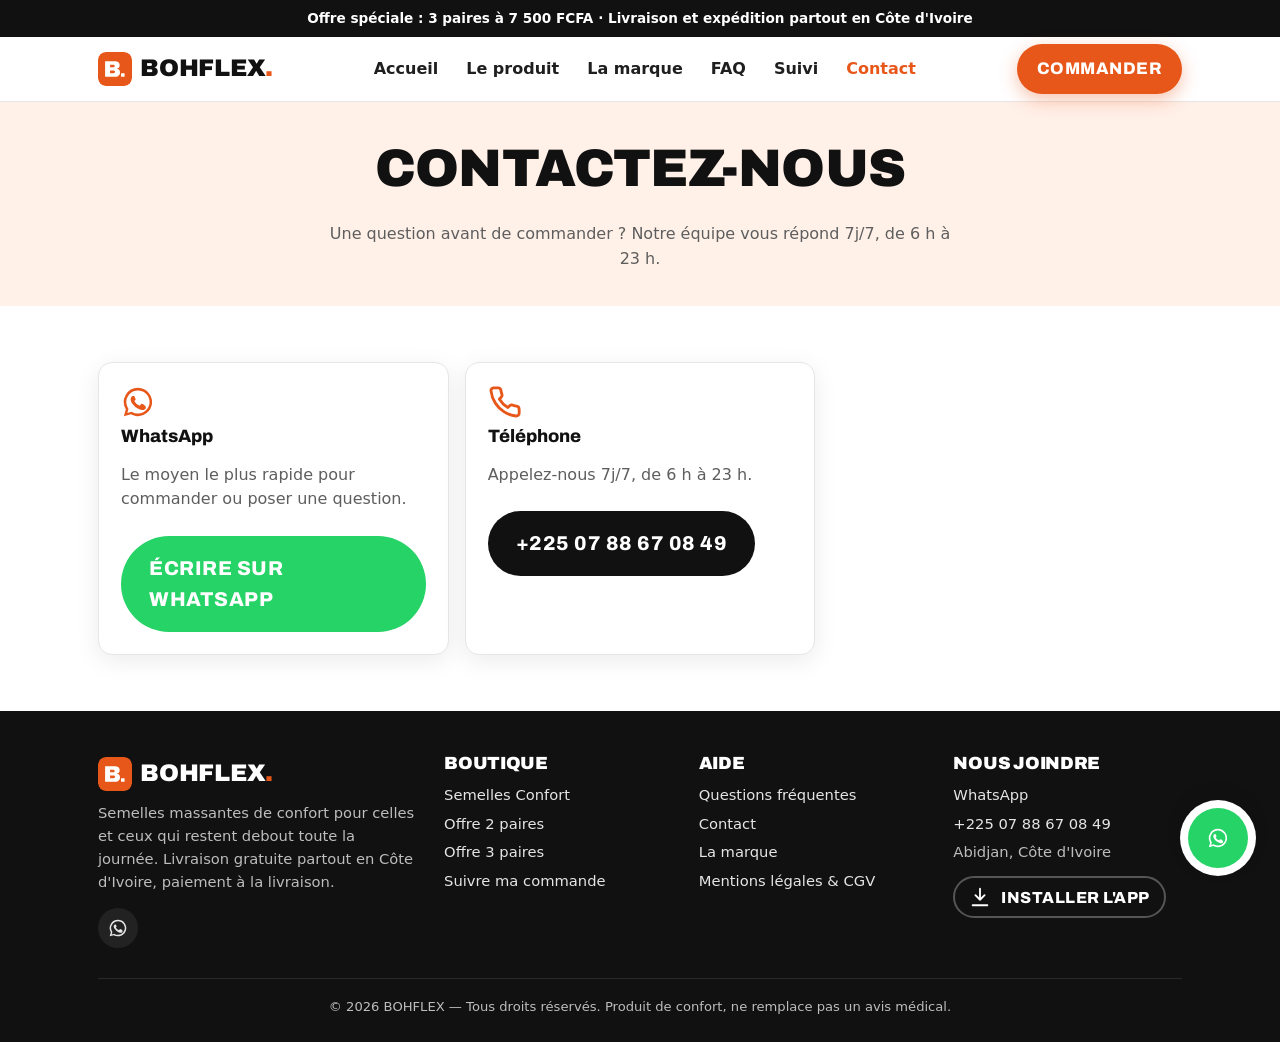
<file: contact.html>
<!doctype html>
<html lang="fr">
<head>
<meta charset="utf-8">
<meta name="viewport" content="width=device-width, initial-scale=1, viewport-fit=cover">
<title>Contact — BOHFLEX | WhatsApp & téléphone</title>
<meta name="description" content="Contactez BOHFLEX sur WhatsApp ou par téléphone. Livraison gratuite partout en Côte d'Ivoire.">
<meta name="theme-color" content="#E8571A">
<meta property="og:type" content="website">
<meta property="og:locale" content="fr_CI">
<meta property="og:site_name" content="BOHFLEX">
<meta property="og:title" content="Contact — BOHFLEX | WhatsApp & téléphone">
<meta property="og:description" content="Contactez BOHFLEX sur WhatsApp ou par téléphone. Livraison gratuite partout en Côte d'Ivoire.">
<meta property="og:image" content="assets/img/og-image.jpg">
<link rel="icon" href="assets/img/favicon.svg" type="image/svg+xml">
<link rel="apple-touch-icon" href="assets/img/apple-touch-icon.png">
<link rel="manifest" href="manifest.webmanifest">
<link rel="preconnect" href="https://fonts.googleapis.com">
<link rel="preconnect" href="https://fonts.gstatic.com" crossorigin>
<link rel="stylesheet" href="https://fonts.googleapis.com/css2?family=Archivo:wght@600;700;800;900&display=swap">
<link rel="stylesheet" href="assets/css/style.css">
<noscript><img height="1" width="1" style="display:none" alt="" src="https://www.facebook.com/tr?id=1779196666667619&ev=PageView&noscript=1"></noscript>
</head>
<body>
<script src="assets/js/icons.js"></script>
<div class="topbar"><strong>Offre spéciale : 3 paires à 7 500 FCFA</strong> · Livraison et expédition partout en Côte d'Ivoire</div>
<header class="header">
  <div class="container header__inner">
    <a class="logo" href="index.html" aria-label="BOHFLEX — accueil">
      <img class="logo__mark" src="assets/img/logo-mark.svg" alt="" width="34" height="34"><span>BOHFLEX<b>.</b></span>
    </a>
    <nav class="nav" aria-label="Navigation principale"><a href="index.html">Accueil</a><a href="produit.html">Le produit</a><a href="a-propos.html">La marque</a><a href="faq.html">FAQ</a><a href="suivi.html">Suivi</a><a href="contact.html" aria-current="page">Contact</a></nav>
    <div class="header__actions">
      <a class="btn btn--primary header__cta" href="commander.html">Commander</a>
      <button class="burger" type="button" aria-label="Menu" aria-expanded="false" aria-controls="mobile-menu"><svg class="icon" aria-hidden="true"><use href="#i-menu"/></svg></button>
    </div>
  </div>
  <nav class="mobile-menu" id="mobile-menu" aria-label="Menu mobile"><a href="index.html">Accueil</a><a href="produit.html">Le produit</a><a href="a-propos.html">La marque</a><a href="faq.html">FAQ</a><a href="suivi.html">Suivi</a><a href="contact.html" aria-current="page">Contact</a><a href="commander.html" style="color:var(--orange)">Commander maintenant →</a></nav>
</header>
<main>

<section class="page-hero"><div class="container"><h1>Contactez-nous</h1><p>Une question avant de commander ? Notre équipe vous répond 7j/7, de 6 h à 23 h.</p></div></section>
<section class="section"><div class="container">
  <div class="grid grid--3 contact-cards">
    <div class="card"><svg class="icon" aria-hidden="true"><use href="#i-whatsapp"/></svg><h3>WhatsApp</h3><p class="muted">Le moyen le plus rapide pour commander ou poser une question.</p><a class="btn btn--wa" href="https://wa.me/2250788670849?text=Bonjour%20BOHFLEX%2C%20j%27aimerais%20avoir%20des%20informations%20sur%20les%20semelles." target="_blank" rel="noopener" data-wa>Écrire sur WhatsApp</a></div>
    <div class="card"><svg class="icon" aria-hidden="true"><use href="#i-phone"/></svg><h3>Téléphone</h3><p class="muted">Appelez-nous 7j/7, de 6 h à 23 h.</p><a class="btn btn--dark" href="tel:+2250788670849" data-phone>+225 07 88 67 08 49</a></div>

  </div>
</div></section>

</main>
<footer class="footer">
  <div class="container">
    <div class="footer__grid">
      <div>
        <a class="logo" href="index.html"><img class="logo__mark" src="assets/img/logo-mark.svg" alt="" width="34" height="34"><span>BOHFLEX<b>.</b></span></a>
        <p>Semelles massantes de confort pour celles et ceux qui restent debout toute la journée. Livraison gratuite partout en Côte d'Ivoire, paiement à la livraison.</p>
        <div class="socials">
          <a href="https://wa.me/2250788670849?text=Bonjour%20BOHFLEX%2C%20j%27aimerais%20avoir%20des%20informations%20sur%20les%20semelles." target="_blank" rel="noopener" data-wa aria-label="WhatsApp"><svg class="icon" aria-hidden="true"><use href="#i-whatsapp"/></svg></a>
        </div>
      </div>
      <div>
        <h4>Boutique</h4>
        <ul>
          <li><a href="produit.html">Semelles Confort</a></li>
          <li><a href="commander.html?offre=2">Offre 2 paires</a></li>
          <li><a href="commander.html?offre=3">Offre 3 paires</a></li>
          <li><a href="suivi.html">Suivre ma commande</a></li>
        </ul>
      </div>
      <div>
        <h4>Aide</h4>
        <ul>
          <li><a href="faq.html">Questions fréquentes</a></li>
          <li><a href="contact.html">Contact</a></li>
          <li><a href="a-propos.html">La marque</a></li>
          <li><a href="mentions-legales.html">Mentions légales &amp; CGV</a></li>
        </ul>
      </div>
      <div>
        <h4>Nous joindre</h4>
        <ul>
          <li><a href="https://wa.me/2250788670849?text=Bonjour%20BOHFLEX%2C%20j%27aimerais%20avoir%20des%20informations%20sur%20les%20semelles." target="_blank" rel="noopener" data-wa>WhatsApp</a></li>
          <li><a href="tel:+2250788670849" data-phone>+225 07 88 67 08 49</a></li>
          <li>Abidjan, Côte d'Ivoire</li>
          <li><button class="btn btn--outline" type="button" data-install style="color:#fff;border-color:#555;min-height:40px;padding:8px 14px;font-size:1rem;margin-top:6px"><svg class="icon" aria-hidden="true"><use href="#i-download"/></svg> Installer l'app</button></li>
        </ul>
      </div>
    </div>
    <div class="footer__bottom">© <span data-year>2026</span> BOHFLEX — Tous droits réservés. Produit de confort, ne remplace pas un avis médical.</div>
  </div>
</footer>
<div class="sticky-cta">
  <div class="sticky-cta__price">À partir de<b id="sticky-price" data-price="2">6 500 FCFA</b></div>
  <a class="btn btn--primary" href="commander.html?offre=3" data-order-link>Commander</a>
  <a class="btn btn--wa" href="https://wa.me/2250788670849?text=Bonjour%20BOHFLEX%2C%20j%27aimerais%20avoir%20des%20informations%20sur%20les%20semelles." target="_blank" rel="noopener" data-wa aria-label="Écrire sur WhatsApp"><svg class="icon" aria-hidden="true"><use href="#i-whatsapp"/></svg></a>
</div>
<div class="install-banner" id="install-banner" role="dialog" aria-label="Installer l'application">
  <img src="assets/img/logo-mark.svg" alt="" width="36" height="36">
  <p><strong>Installez l'app BOHFLEX</strong><br>Commandez en 1 clic depuis votre écran d'accueil.</p>
  <button class="btn btn--primary" type="button" data-install>Installer</button>
  <button class="close" type="button" aria-label="Fermer">×</button>
</div>
<script src="assets/js/config.js"></script>
<script src="assets/js/main.js"></script>
</body>
</html>
</file>
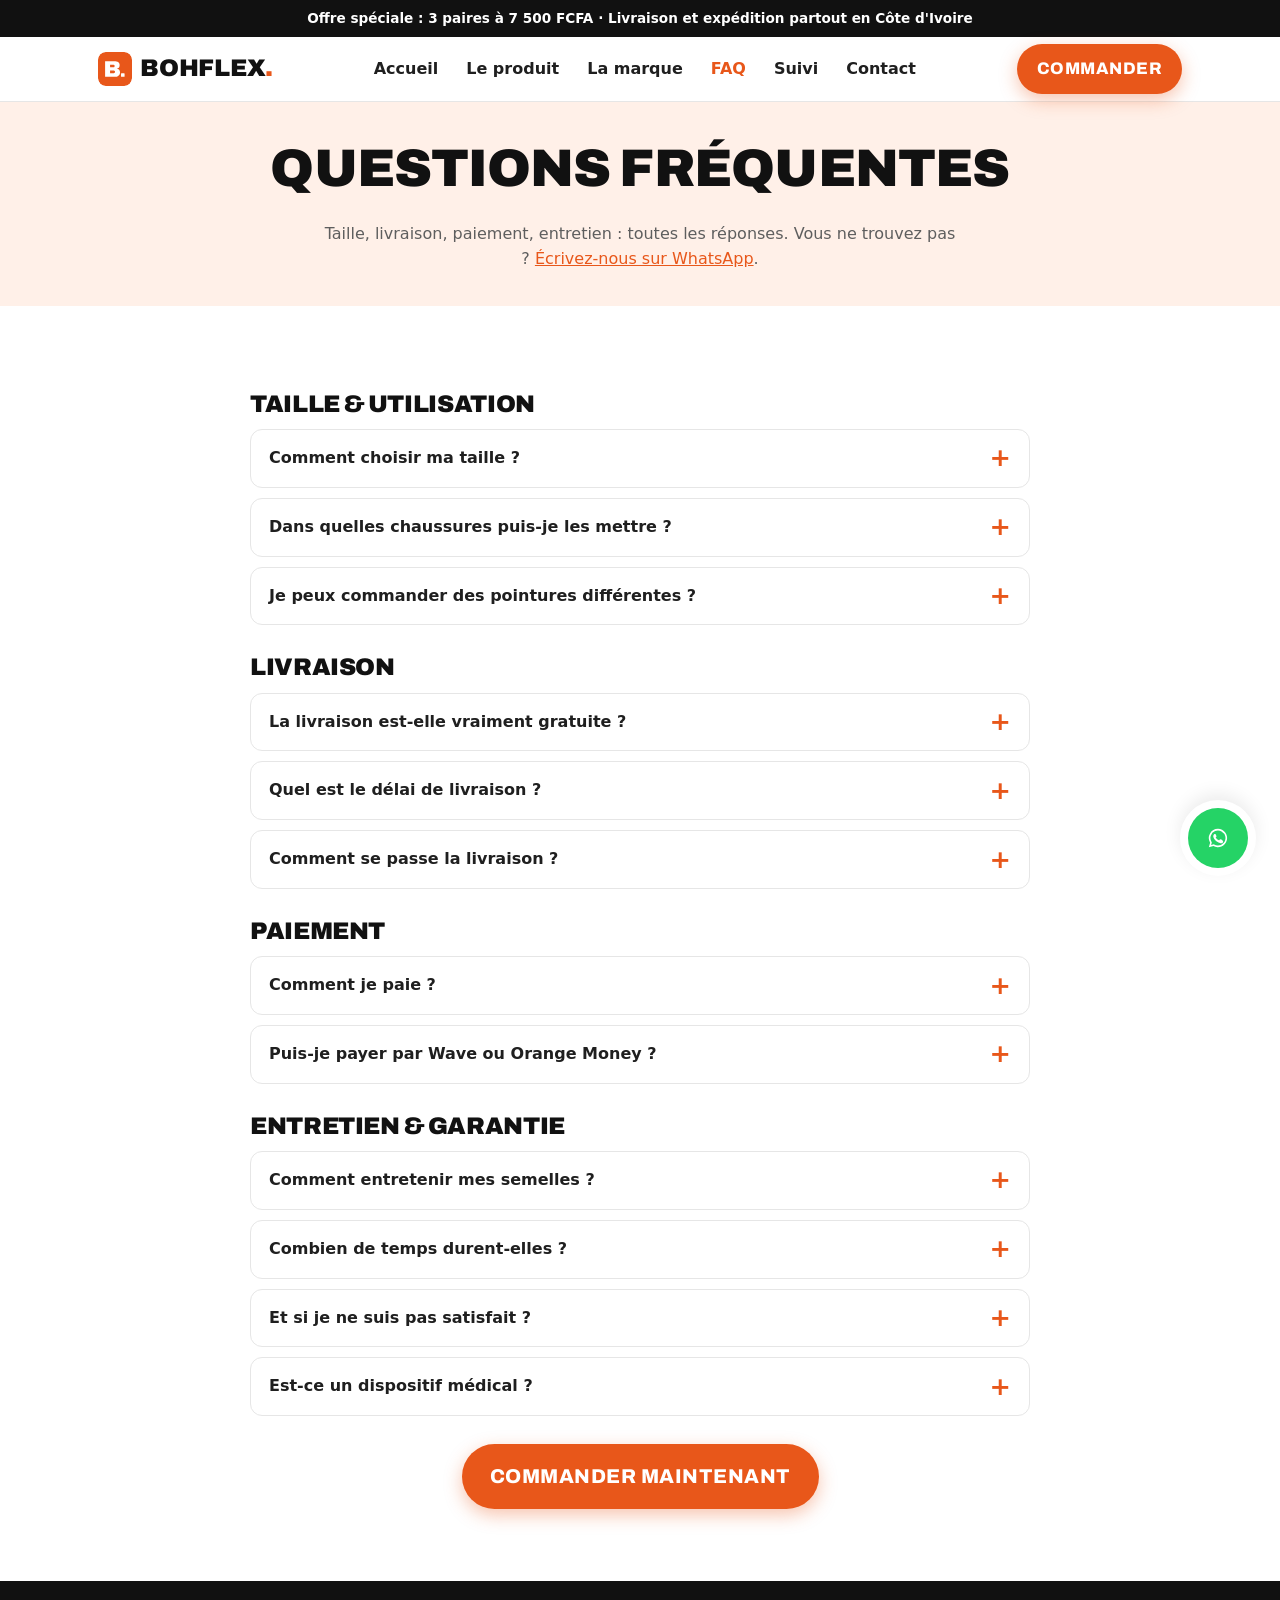
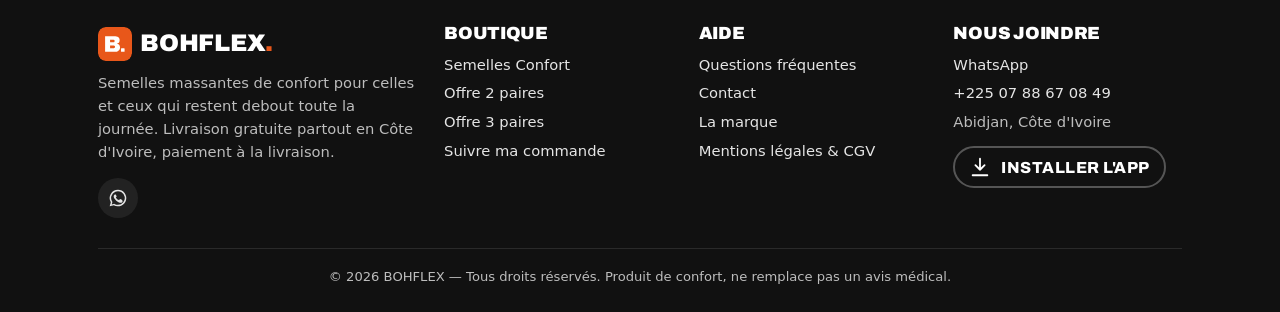
<file: faq.html>
<!doctype html>
<html lang="fr">
<head>
<meta charset="utf-8">
<meta name="viewport" content="width=device-width, initial-scale=1, viewport-fit=cover">
<title>FAQ — Semelles BOHFLEX : taille, livraison, paiement</title>
<meta name="description" content="Toutes les réponses sur les semelles BOHFLEX : choix de la taille, livraison gratuite en Côte d'Ivoire, paiement à la livraison, entretien.">
<meta name="theme-color" content="#E8571A">
<meta property="og:type" content="website">
<meta property="og:locale" content="fr_CI">
<meta property="og:site_name" content="BOHFLEX">
<meta property="og:title" content="FAQ — Semelles BOHFLEX : taille, livraison, paiement">
<meta property="og:description" content="Toutes les réponses sur les semelles BOHFLEX : choix de la taille, livraison gratuite en Côte d'Ivoire, paiement à la livraison, entretien.">
<meta property="og:image" content="assets/img/og-image.jpg">
<link rel="icon" href="assets/img/favicon.svg" type="image/svg+xml">
<link rel="apple-touch-icon" href="assets/img/apple-touch-icon.png">
<link rel="manifest" href="manifest.webmanifest">
<link rel="preconnect" href="https://fonts.googleapis.com">
<link rel="preconnect" href="https://fonts.gstatic.com" crossorigin>
<link rel="stylesheet" href="https://fonts.googleapis.com/css2?family=Archivo:wght@600;700;800;900&display=swap">
<link rel="stylesheet" href="assets/css/style.css">
<noscript><img height="1" width="1" style="display:none" alt="" src="https://www.facebook.com/tr?id=1779196666667619&ev=PageView&noscript=1"></noscript>
<script type="application/ld+json">{"@context":"https://schema.org","@type":"FAQPage","mainEntity":[{"@type":"Question","name":"Comment choisir ma taille ?","acceptedAnswer":{"@type":"Answer","text":"Choisissez la taille qui correspond à votre pointure habituelle (35/36 jusqu'à 45/46). La semelle se découpe ensuite avec des ciseaux le long du trait correspondant à votre pointure exacte. Consultez le guide des tailles."}},{"@type":"Question","name":"Dans quelles chaussures puis-je les mettre ?","acceptedAnswer":{"@type":"Answer","text":"Chaussures de travail, de sécurité, baskets, chaussures de ville… Pour un meilleur confort, retirez la semelle d'origine si votre chaussure le permet."}},{"@type":"Question","name":"Je peux commander des pointures différentes ?","acceptedAnswer":{"@type":"Answer","text":"Oui ! Dans le formulaire, vous choisissez une pointure pour chaque paire. Idéal pour équiper toute la famille."}},{"@type":"Question","name":"La livraison est-elle vraiment gratuite ?","acceptedAnswer":{"@type":"Answer","text":"Oui, la livraison est gratuite partout en Côte d'Ivoire, à Abidjan comme à l'intérieur du pays."}},{"@type":"Question","name":"Quel est le délai de livraison ?","acceptedAnswer":{"@type":"Answer","text":"En 24 h, après confirmation de votre commande par téléphone."}},{"@type":"Question","name":"Comment se passe la livraison ?","acceptedAnswer":{"@type":"Answer","text":"Notre équipe vous contacte sur WhatsApp ou par téléphone pour confirmer la commande, puis le livreur vous appelle avant de passer à l'adresse indiquée."}},{"@type":"Question","name":"Comment je paie ?","acceptedAnswer":{"@type":"Answer","text":"Vous payez en espèces au livreur, au moment où vous recevez votre colis. Aucun paiement en ligne n'est demandé."}},{"@type":"Question","name":"Puis-je payer par Wave ou Orange Money ?","acceptedAnswer":{"@type":"Answer","text":"Le paiement mobile (Wave, Orange Money, MTN MoMo, Moov Money) arrive bientôt. En attendant, demandez à notre équipe sur WhatsApp si c'est possible pour votre livraison."}},{"@type":"Question","name":"Comment entretenir mes semelles ?","acceptedAnswer":{"@type":"Answer","text":"Lavez-les à la main à l'eau tiède savonneuse, puis laissez-les sécher à l'air libre, à l'abri du soleil direct. Ne pas mettre en machine ni au sèche-linge. [À vérifier selon le produit]"}},{"@type":"Question","name":"Combien de temps durent-elles ?","acceptedAnswer":{"@type":"Answer","text":"Avec un usage quotidien, comptez plusieurs mois de confort. Nous conseillons de les remplacer dès que la mousse s'affaisse. [À vérifier]"}},{"@type":"Question","name":"Et si je ne suis pas satisfait ?","acceptedAnswer":{"@type":"Answer","text":"Vous vérifiez le colis à la livraison avant de payer. Pour toute question après réception, écrivez-nous sur WhatsApp : nous trouvons une solution ensemble. Voir aussi nos CGV."}},{"@type":"Question","name":"Est-ce un dispositif médical ?","acceptedAnswer":{"@type":"Answer","text":"Non. Les semelles BOHFLEX sont un produit de confort. En cas de douleur persistante, consultez un professionnel de santé."}}]}</script>
</head>
<body>
<script src="assets/js/icons.js"></script>
<div class="topbar"><strong>Offre spéciale : 3 paires à 7 500 FCFA</strong> · Livraison et expédition partout en Côte d'Ivoire</div>
<header class="header">
  <div class="container header__inner">
    <a class="logo" href="index.html" aria-label="BOHFLEX — accueil">
      <img class="logo__mark" src="assets/img/logo-mark.svg" alt="" width="34" height="34"><span>BOHFLEX<b>.</b></span>
    </a>
    <nav class="nav" aria-label="Navigation principale"><a href="index.html">Accueil</a><a href="produit.html">Le produit</a><a href="a-propos.html">La marque</a><a href="faq.html" aria-current="page">FAQ</a><a href="suivi.html">Suivi</a><a href="contact.html">Contact</a></nav>
    <div class="header__actions">
      <a class="btn btn--primary header__cta" href="commander.html">Commander</a>
      <button class="burger" type="button" aria-label="Menu" aria-expanded="false" aria-controls="mobile-menu"><svg class="icon" aria-hidden="true"><use href="#i-menu"/></svg></button>
    </div>
  </div>
  <nav class="mobile-menu" id="mobile-menu" aria-label="Menu mobile"><a href="index.html">Accueil</a><a href="produit.html">Le produit</a><a href="a-propos.html">La marque</a><a href="faq.html" aria-current="page">FAQ</a><a href="suivi.html">Suivi</a><a href="contact.html">Contact</a><a href="commander.html" style="color:var(--orange)">Commander maintenant →</a></nav>
</header>
<main>

<section class="page-hero"><div class="container"><h1>Questions fréquentes</h1><p>Taille, livraison, paiement, entretien : toutes les réponses. Vous ne trouvez pas ? <a href="https://wa.me/2250788670849?text=Bonjour%20BOHFLEX%2C%20j%27aimerais%20avoir%20des%20informations%20sur%20les%20semelles." target="_blank" rel="noopener" data-wa>Écrivez-nous sur WhatsApp</a>.</p></div></section>
<section class="section"><div class="container"><div class="faq"><h2>Taille & utilisation</h2><details><summary>Comment choisir ma taille ?</summary><div><p>Choisissez la taille qui correspond à votre pointure habituelle (35/36 jusqu'à 45/46). La semelle se découpe ensuite avec des ciseaux le long du trait correspondant à votre pointure exacte. Consultez le <a href="produit.html#tailles">guide des tailles</a>.</p></div></details><details><summary>Dans quelles chaussures puis-je les mettre ?</summary><div><p>Chaussures de travail, de sécurité, baskets, chaussures de ville… Pour un meilleur confort, retirez la semelle d'origine si votre chaussure le permet.</p></div></details><details><summary>Je peux commander des pointures différentes ?</summary><div><p>Oui ! Dans le formulaire, vous choisissez une pointure pour chaque paire. Idéal pour équiper toute la famille.</p></div></details><h2>Livraison</h2><details><summary>La livraison est-elle vraiment gratuite ?</summary><div><p>Oui, la livraison est gratuite partout en Côte d'Ivoire, à Abidjan comme à l'intérieur du pays.</p></div></details><details><summary>Quel est le délai de livraison ?</summary><div><p>En 24 h, après confirmation de votre commande par téléphone.</p></div></details><details><summary>Comment se passe la livraison ?</summary><div><p>Notre équipe vous contacte sur WhatsApp ou par téléphone pour confirmer la commande, puis le livreur vous appelle avant de passer à l'adresse indiquée.</p></div></details><h2>Paiement</h2><details><summary>Comment je paie ?</summary><div><p>Vous payez en espèces au livreur, au moment où vous recevez votre colis. Aucun paiement en ligne n'est demandé.</p></div></details><details><summary>Puis-je payer par Wave ou Orange Money ?</summary><div><p>Le paiement mobile (Wave, Orange Money, MTN MoMo, Moov Money) arrive bientôt. En attendant, demandez à notre équipe sur WhatsApp si c'est possible pour votre livraison.</p></div></details><h2>Entretien & garantie</h2><details><summary>Comment entretenir mes semelles ?</summary><div><p>Lavez-les à la main à l'eau tiède savonneuse, puis laissez-les sécher à l'air libre, à l'abri du soleil direct. Ne pas mettre en machine ni au sèche-linge. <em>[À vérifier selon le produit]</em></p></div></details><details><summary>Combien de temps durent-elles ?</summary><div><p>Avec un usage quotidien, comptez plusieurs mois de confort. Nous conseillons de les remplacer dès que la mousse s'affaisse. <em>[À vérifier]</em></p></div></details><details><summary>Et si je ne suis pas satisfait ?</summary><div><p>Vous vérifiez le colis à la livraison avant de payer. Pour toute question après réception, écrivez-nous sur WhatsApp : nous trouvons une solution ensemble. Voir aussi nos <a href="mentions-legales.html#cgv">CGV</a>.</p></div></details><details><summary>Est-ce un dispositif médical ?</summary><div><p>Non. Les semelles BOHFLEX sont un produit de confort. En cas de douleur persistante, consultez un professionnel de santé.</p></div></details></div>
<p class="center" style="margin-top:28px"><a class="btn btn--primary" href="commander.html">Commander maintenant</a></p></div></section>

</main>
<footer class="footer">
  <div class="container">
    <div class="footer__grid">
      <div>
        <a class="logo" href="index.html"><img class="logo__mark" src="assets/img/logo-mark.svg" alt="" width="34" height="34"><span>BOHFLEX<b>.</b></span></a>
        <p>Semelles massantes de confort pour celles et ceux qui restent debout toute la journée. Livraison gratuite partout en Côte d'Ivoire, paiement à la livraison.</p>
        <div class="socials">
          <a href="https://wa.me/2250788670849?text=Bonjour%20BOHFLEX%2C%20j%27aimerais%20avoir%20des%20informations%20sur%20les%20semelles." target="_blank" rel="noopener" data-wa aria-label="WhatsApp"><svg class="icon" aria-hidden="true"><use href="#i-whatsapp"/></svg></a>
        </div>
      </div>
      <div>
        <h4>Boutique</h4>
        <ul>
          <li><a href="produit.html">Semelles Confort</a></li>
          <li><a href="commander.html?offre=2">Offre 2 paires</a></li>
          <li><a href="commander.html?offre=3">Offre 3 paires</a></li>
          <li><a href="suivi.html">Suivre ma commande</a></li>
        </ul>
      </div>
      <div>
        <h4>Aide</h4>
        <ul>
          <li><a href="faq.html">Questions fréquentes</a></li>
          <li><a href="contact.html">Contact</a></li>
          <li><a href="a-propos.html">La marque</a></li>
          <li><a href="mentions-legales.html">Mentions légales &amp; CGV</a></li>
        </ul>
      </div>
      <div>
        <h4>Nous joindre</h4>
        <ul>
          <li><a href="https://wa.me/2250788670849?text=Bonjour%20BOHFLEX%2C%20j%27aimerais%20avoir%20des%20informations%20sur%20les%20semelles." target="_blank" rel="noopener" data-wa>WhatsApp</a></li>
          <li><a href="tel:+2250788670849" data-phone>+225 07 88 67 08 49</a></li>
          <li>Abidjan, Côte d'Ivoire</li>
          <li><button class="btn btn--outline" type="button" data-install style="color:#fff;border-color:#555;min-height:40px;padding:8px 14px;font-size:1rem;margin-top:6px"><svg class="icon" aria-hidden="true"><use href="#i-download"/></svg> Installer l'app</button></li>
        </ul>
      </div>
    </div>
    <div class="footer__bottom">© <span data-year>2026</span> BOHFLEX — Tous droits réservés. Produit de confort, ne remplace pas un avis médical.</div>
  </div>
</footer>
<div class="sticky-cta">
  <div class="sticky-cta__price">À partir de<b id="sticky-price" data-price="2">6 500 FCFA</b></div>
  <a class="btn btn--primary" href="commander.html?offre=3" data-order-link>Commander</a>
  <a class="btn btn--wa" href="https://wa.me/2250788670849?text=Bonjour%20BOHFLEX%2C%20j%27aimerais%20avoir%20des%20informations%20sur%20les%20semelles." target="_blank" rel="noopener" data-wa aria-label="Écrire sur WhatsApp"><svg class="icon" aria-hidden="true"><use href="#i-whatsapp"/></svg></a>
</div>
<div class="install-banner" id="install-banner" role="dialog" aria-label="Installer l'application">
  <img src="assets/img/logo-mark.svg" alt="" width="36" height="36">
  <p><strong>Installez l'app BOHFLEX</strong><br>Commandez en 1 clic depuis votre écran d'accueil.</p>
  <button class="btn btn--primary" type="button" data-install>Installer</button>
  <button class="close" type="button" aria-label="Fermer">×</button>
</div>
<script src="assets/js/config.js"></script>
<script src="assets/js/main.js"></script>
</body>
</html>
</file>
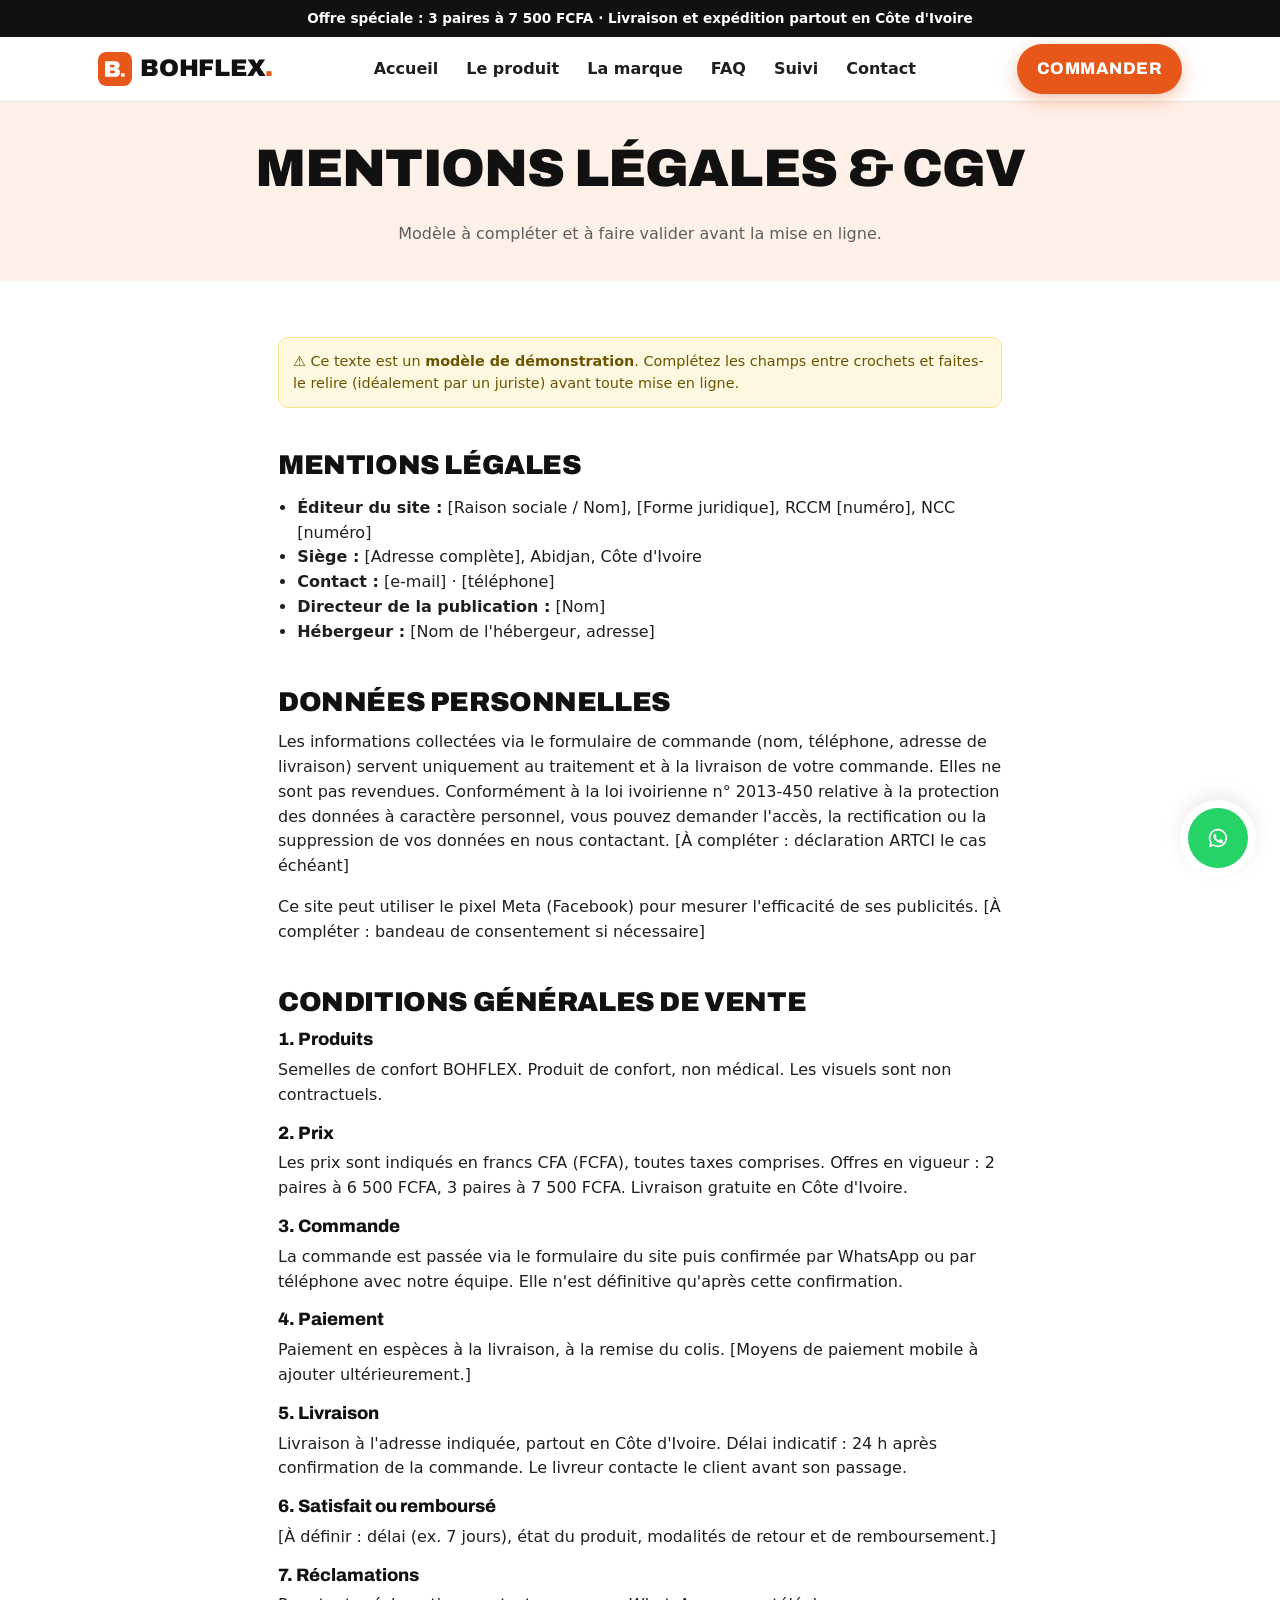
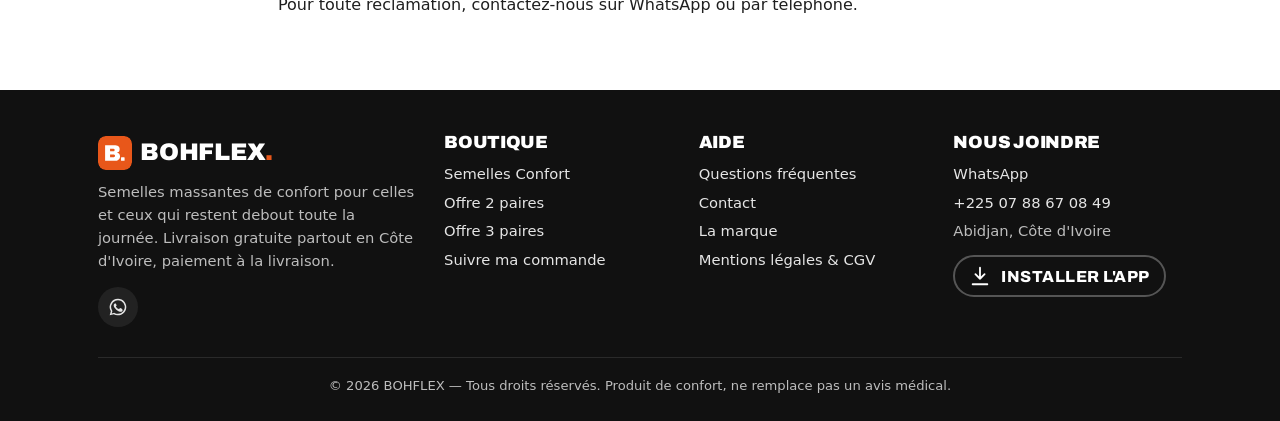
<file: mentions-legales.html>
<!doctype html>
<html lang="fr">
<head>
<meta charset="utf-8">
<meta name="viewport" content="width=device-width, initial-scale=1, viewport-fit=cover">
<title>Mentions légales & CGV — BOHFLEX</title>
<meta name="description" content="Mentions légales et conditions générales de vente BOHFLEX.">
<meta name="theme-color" content="#E8571A">
<meta property="og:type" content="website">
<meta property="og:locale" content="fr_CI">
<meta property="og:site_name" content="BOHFLEX">
<meta property="og:title" content="Mentions légales & CGV — BOHFLEX">
<meta property="og:description" content="Mentions légales et conditions générales de vente BOHFLEX.">
<meta property="og:image" content="assets/img/og-image.jpg">
<link rel="icon" href="assets/img/favicon.svg" type="image/svg+xml">
<link rel="apple-touch-icon" href="assets/img/apple-touch-icon.png">
<link rel="manifest" href="manifest.webmanifest">
<link rel="preconnect" href="https://fonts.googleapis.com">
<link rel="preconnect" href="https://fonts.gstatic.com" crossorigin>
<link rel="stylesheet" href="https://fonts.googleapis.com/css2?family=Archivo:wght@600;700;800;900&display=swap">
<link rel="stylesheet" href="assets/css/style.css">
<noscript><img height="1" width="1" style="display:none" alt="" src="https://www.facebook.com/tr?id=1779196666667619&ev=PageView&noscript=1"></noscript>
</head>
<body>
<script src="assets/js/icons.js"></script>
<div class="topbar"><strong>Offre spéciale : 3 paires à 7 500 FCFA</strong> · Livraison et expédition partout en Côte d'Ivoire</div>
<header class="header">
  <div class="container header__inner">
    <a class="logo" href="index.html" aria-label="BOHFLEX — accueil">
      <img class="logo__mark" src="assets/img/logo-mark.svg" alt="" width="34" height="34"><span>BOHFLEX<b>.</b></span>
    </a>
    <nav class="nav" aria-label="Navigation principale"><a href="index.html">Accueil</a><a href="produit.html">Le produit</a><a href="a-propos.html">La marque</a><a href="faq.html">FAQ</a><a href="suivi.html">Suivi</a><a href="contact.html">Contact</a></nav>
    <div class="header__actions">
      <a class="btn btn--primary header__cta" href="commander.html">Commander</a>
      <button class="burger" type="button" aria-label="Menu" aria-expanded="false" aria-controls="mobile-menu"><svg class="icon" aria-hidden="true"><use href="#i-menu"/></svg></button>
    </div>
  </div>
  <nav class="mobile-menu" id="mobile-menu" aria-label="Menu mobile"><a href="index.html">Accueil</a><a href="produit.html">Le produit</a><a href="a-propos.html">La marque</a><a href="faq.html">FAQ</a><a href="suivi.html">Suivi</a><a href="contact.html">Contact</a><a href="commander.html" style="color:var(--orange)">Commander maintenant →</a></nav>
</header>
<main>

<section class="page-hero"><div class="container"><h1>Mentions légales &amp; CGV</h1><p>Modèle à compléter et à faire valider avant la mise en ligne.</p></div></section>
<section class="section"><div class="container prose">
  <p class="notice">⚠️ Ce texte est un <strong>modèle de démonstration</strong>. Complétez les champs entre crochets et faites-le relire (idéalement par un juriste) avant toute mise en ligne.</p>
  <h2>Mentions légales</h2>
  <ul>
    <li><strong>Éditeur du site :</strong> [Raison sociale / Nom], [Forme juridique], RCCM [numéro], NCC [numéro]</li>
    <li><strong>Siège :</strong> [Adresse complète], Abidjan, Côte d'Ivoire</li>
    <li><strong>Contact :</strong> [e-mail] · [téléphone]</li>
    <li><strong>Directeur de la publication :</strong> [Nom]</li>
    <li><strong>Hébergeur :</strong> [Nom de l'hébergeur, adresse]</li>
  </ul>
  <h2>Données personnelles</h2>
  <p>Les informations collectées via le formulaire de commande (nom, téléphone, adresse de livraison) servent uniquement au traitement et à la livraison de votre commande. Elles ne sont pas revendues. Conformément à la loi ivoirienne n° 2013-450 relative à la protection des données à caractère personnel, vous pouvez demander l'accès, la rectification ou la suppression de vos données en nous contactant. [À compléter : déclaration ARTCI le cas échéant]</p>
  <p>Ce site peut utiliser le pixel Meta (Facebook) pour mesurer l'efficacité de ses publicités. [À compléter : bandeau de consentement si nécessaire]</p>
  <h2 id="cgv">Conditions générales de vente</h2>
  <h3>1. Produits</h3>
  <p>Semelles de confort BOHFLEX. Produit de confort, non médical. Les visuels sont non contractuels.</p>
  <h3>2. Prix</h3>
  <p>Les prix sont indiqués en francs CFA (FCFA), toutes taxes comprises. Offres en vigueur : 2 paires à 6 500 FCFA, 3 paires à 7 500 FCFA. Livraison gratuite en Côte d'Ivoire.</p>
  <h3>3. Commande</h3>
  <p>La commande est passée via le formulaire du site puis confirmée par WhatsApp ou par téléphone avec notre équipe. Elle n'est définitive qu'après cette confirmation.</p>
  <h3>4. Paiement</h3>
  <p>Paiement en espèces à la livraison, à la remise du colis. [Moyens de paiement mobile à ajouter ultérieurement.]</p>
  <h3>5. Livraison</h3>
  <p>Livraison à l'adresse indiquée, partout en Côte d'Ivoire. Délai indicatif : 24 h après confirmation de la commande. Le livreur contacte le client avant son passage.</p>
  <h3>6. Satisfait ou remboursé</h3>
  <p>[À définir : délai (ex. 7 jours), état du produit, modalités de retour et de remboursement.]</p>
  <h3>7. Réclamations</h3>
  <p>Pour toute réclamation, contactez-nous sur WhatsApp ou par téléphone.</p>
</div></section>

</main>
<footer class="footer">
  <div class="container">
    <div class="footer__grid">
      <div>
        <a class="logo" href="index.html"><img class="logo__mark" src="assets/img/logo-mark.svg" alt="" width="34" height="34"><span>BOHFLEX<b>.</b></span></a>
        <p>Semelles massantes de confort pour celles et ceux qui restent debout toute la journée. Livraison gratuite partout en Côte d'Ivoire, paiement à la livraison.</p>
        <div class="socials">
          <a href="https://wa.me/2250788670849?text=Bonjour%20BOHFLEX%2C%20j%27aimerais%20avoir%20des%20informations%20sur%20les%20semelles." target="_blank" rel="noopener" data-wa aria-label="WhatsApp"><svg class="icon" aria-hidden="true"><use href="#i-whatsapp"/></svg></a>
        </div>
      </div>
      <div>
        <h4>Boutique</h4>
        <ul>
          <li><a href="produit.html">Semelles Confort</a></li>
          <li><a href="commander.html?offre=2">Offre 2 paires</a></li>
          <li><a href="commander.html?offre=3">Offre 3 paires</a></li>
          <li><a href="suivi.html">Suivre ma commande</a></li>
        </ul>
      </div>
      <div>
        <h4>Aide</h4>
        <ul>
          <li><a href="faq.html">Questions fréquentes</a></li>
          <li><a href="contact.html">Contact</a></li>
          <li><a href="a-propos.html">La marque</a></li>
          <li><a href="mentions-legales.html">Mentions légales &amp; CGV</a></li>
        </ul>
      </div>
      <div>
        <h4>Nous joindre</h4>
        <ul>
          <li><a href="https://wa.me/2250788670849?text=Bonjour%20BOHFLEX%2C%20j%27aimerais%20avoir%20des%20informations%20sur%20les%20semelles." target="_blank" rel="noopener" data-wa>WhatsApp</a></li>
          <li><a href="tel:+2250788670849" data-phone>+225 07 88 67 08 49</a></li>
          <li>Abidjan, Côte d'Ivoire</li>
          <li><button class="btn btn--outline" type="button" data-install style="color:#fff;border-color:#555;min-height:40px;padding:8px 14px;font-size:1rem;margin-top:6px"><svg class="icon" aria-hidden="true"><use href="#i-download"/></svg> Installer l'app</button></li>
        </ul>
      </div>
    </div>
    <div class="footer__bottom">© <span data-year>2026</span> BOHFLEX — Tous droits réservés. Produit de confort, ne remplace pas un avis médical.</div>
  </div>
</footer>
<div class="sticky-cta">
  <div class="sticky-cta__price">À partir de<b id="sticky-price" data-price="2">6 500 FCFA</b></div>
  <a class="btn btn--primary" href="commander.html?offre=3" data-order-link>Commander</a>
  <a class="btn btn--wa" href="https://wa.me/2250788670849?text=Bonjour%20BOHFLEX%2C%20j%27aimerais%20avoir%20des%20informations%20sur%20les%20semelles." target="_blank" rel="noopener" data-wa aria-label="Écrire sur WhatsApp"><svg class="icon" aria-hidden="true"><use href="#i-whatsapp"/></svg></a>
</div>
<div class="install-banner" id="install-banner" role="dialog" aria-label="Installer l'application">
  <img src="assets/img/logo-mark.svg" alt="" width="36" height="36">
  <p><strong>Installez l'app BOHFLEX</strong><br>Commandez en 1 clic depuis votre écran d'accueil.</p>
  <button class="btn btn--primary" type="button" data-install>Installer</button>
  <button class="close" type="button" aria-label="Fermer">×</button>
</div>
<script src="assets/js/config.js"></script>
<script src="assets/js/main.js"></script>
</body>
</html>
</file>
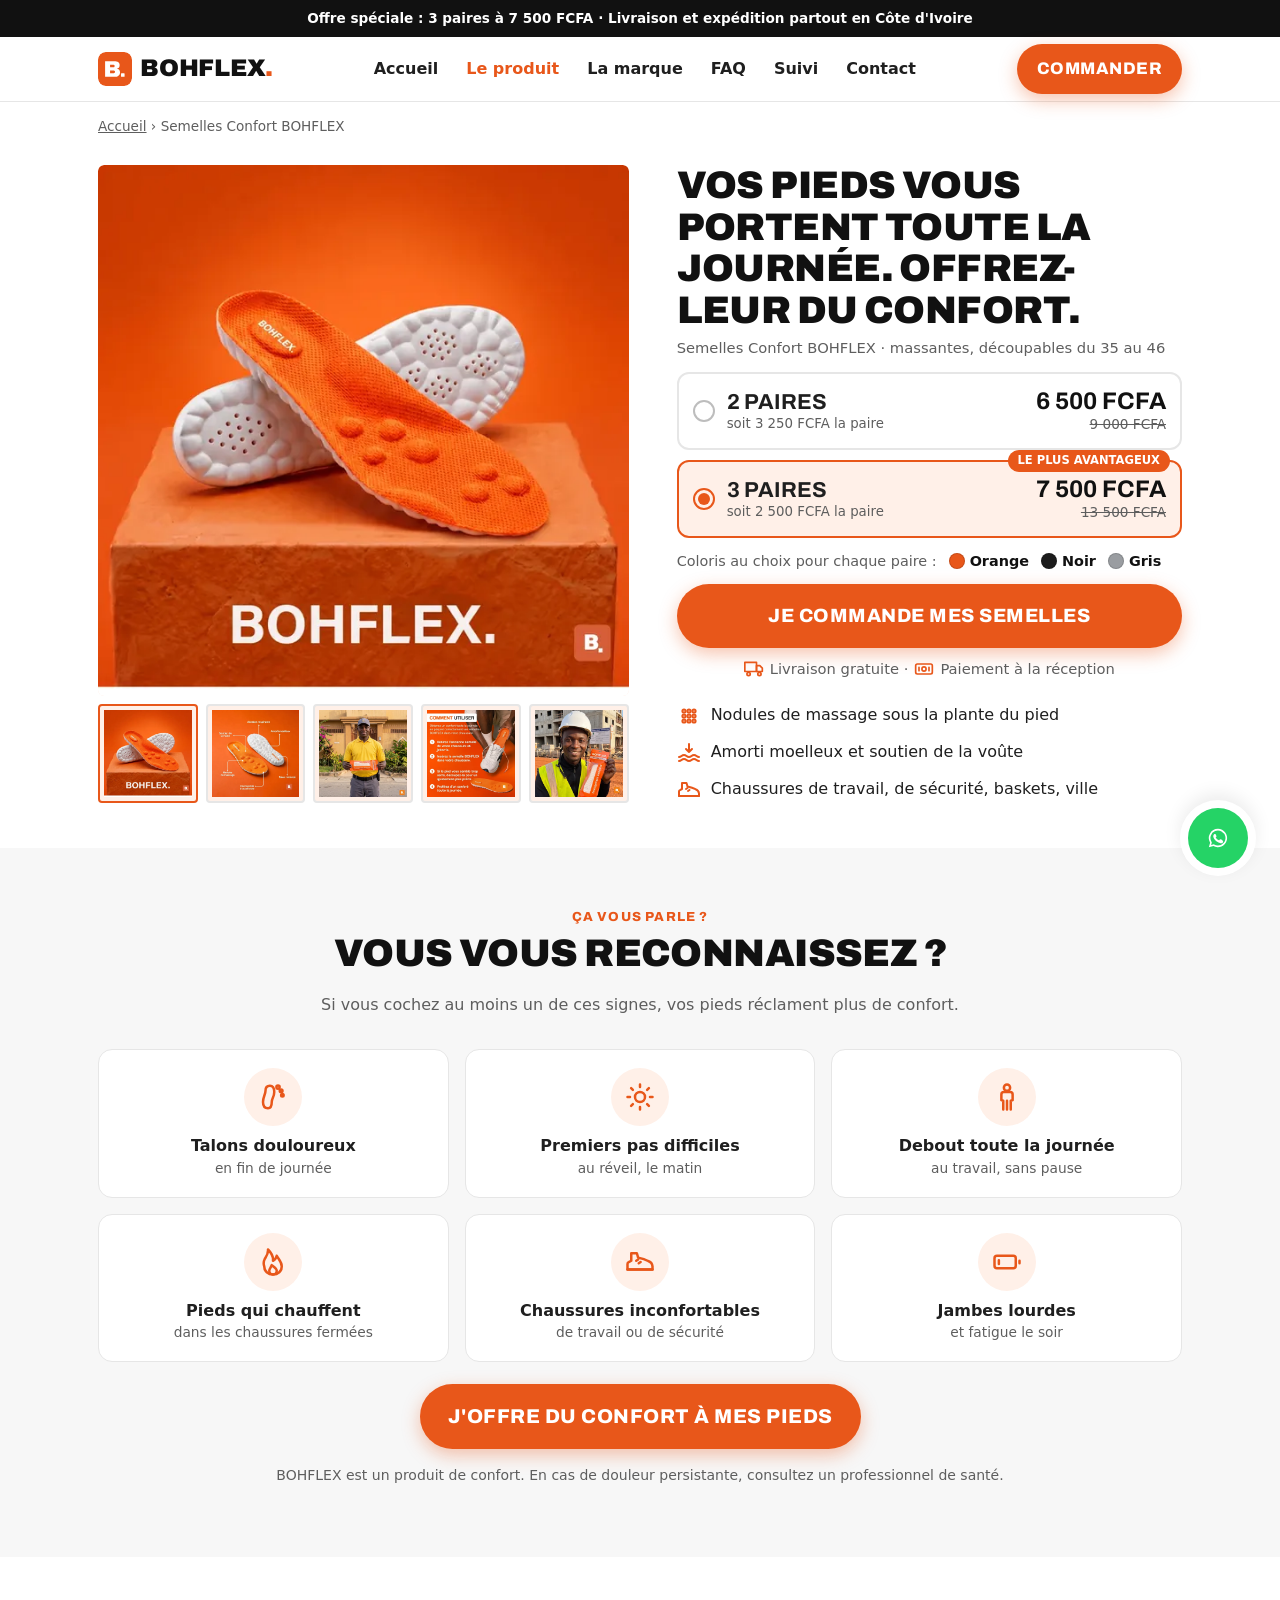
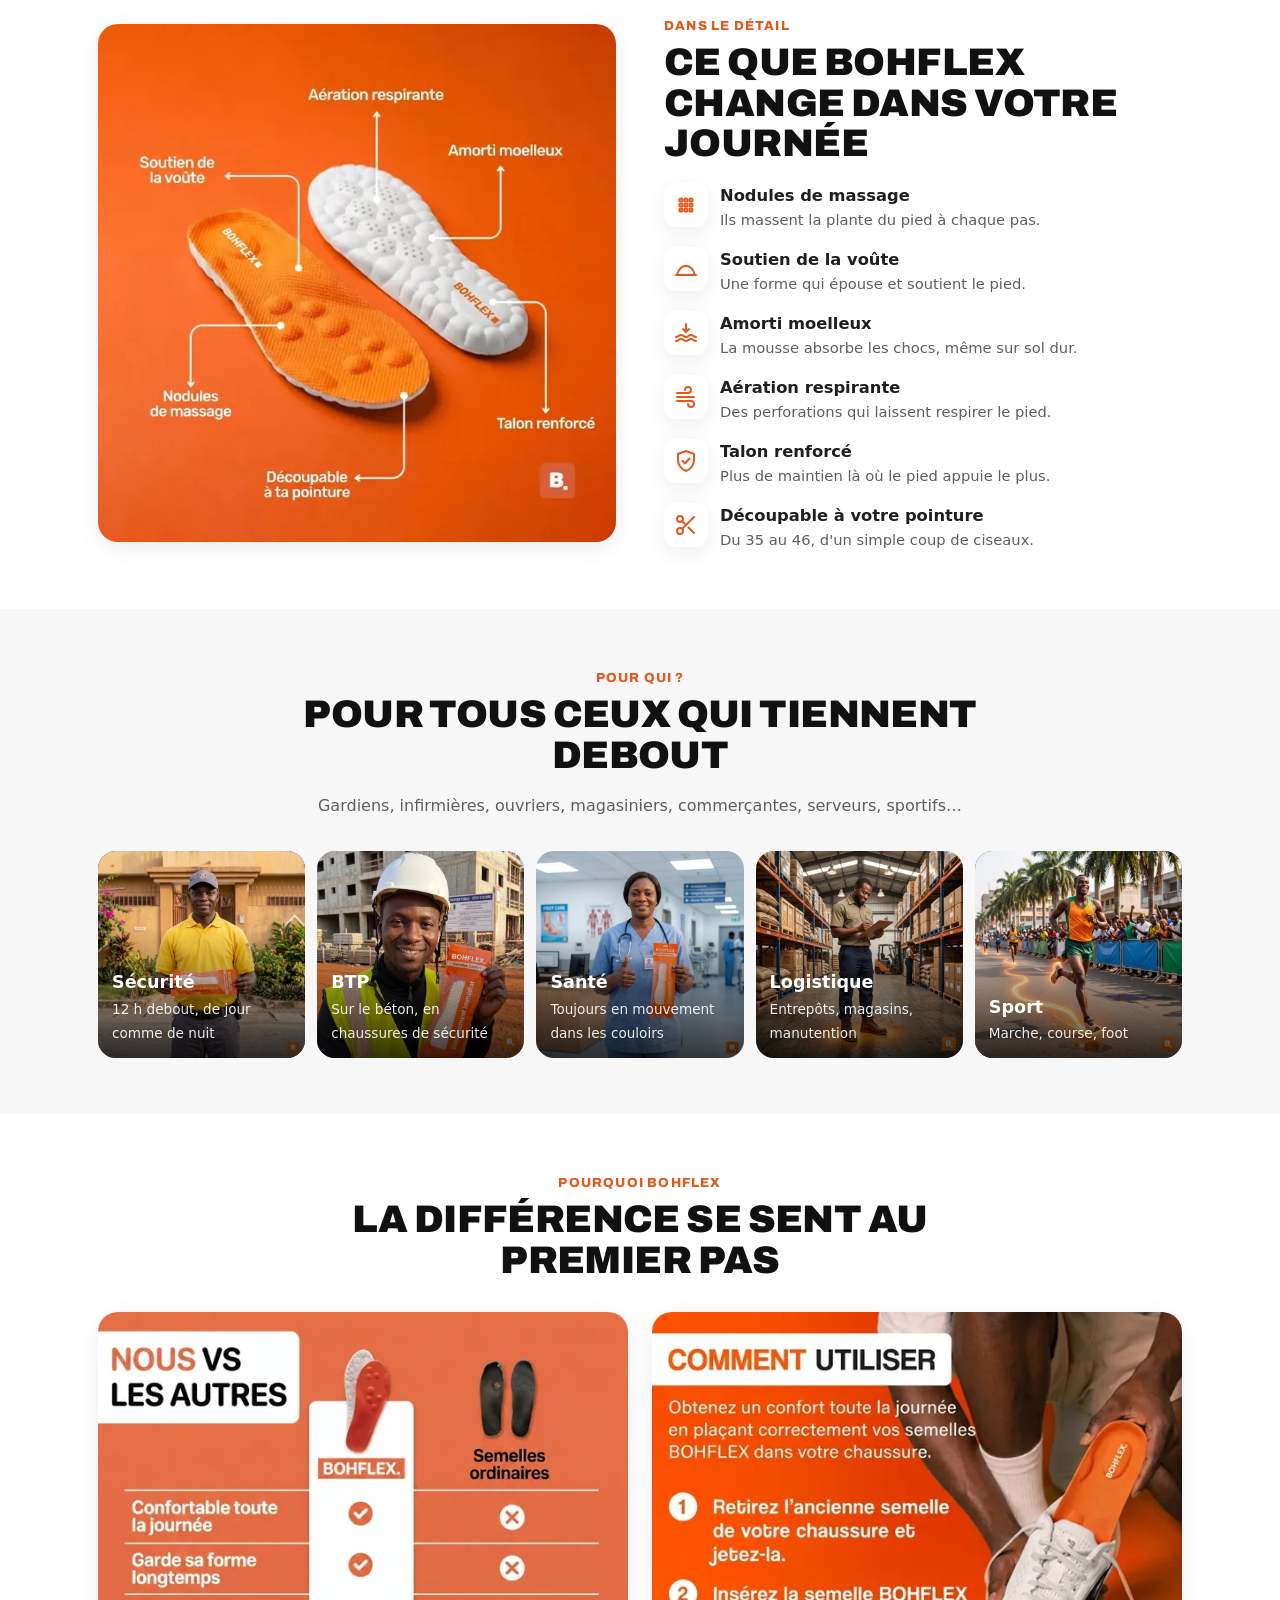
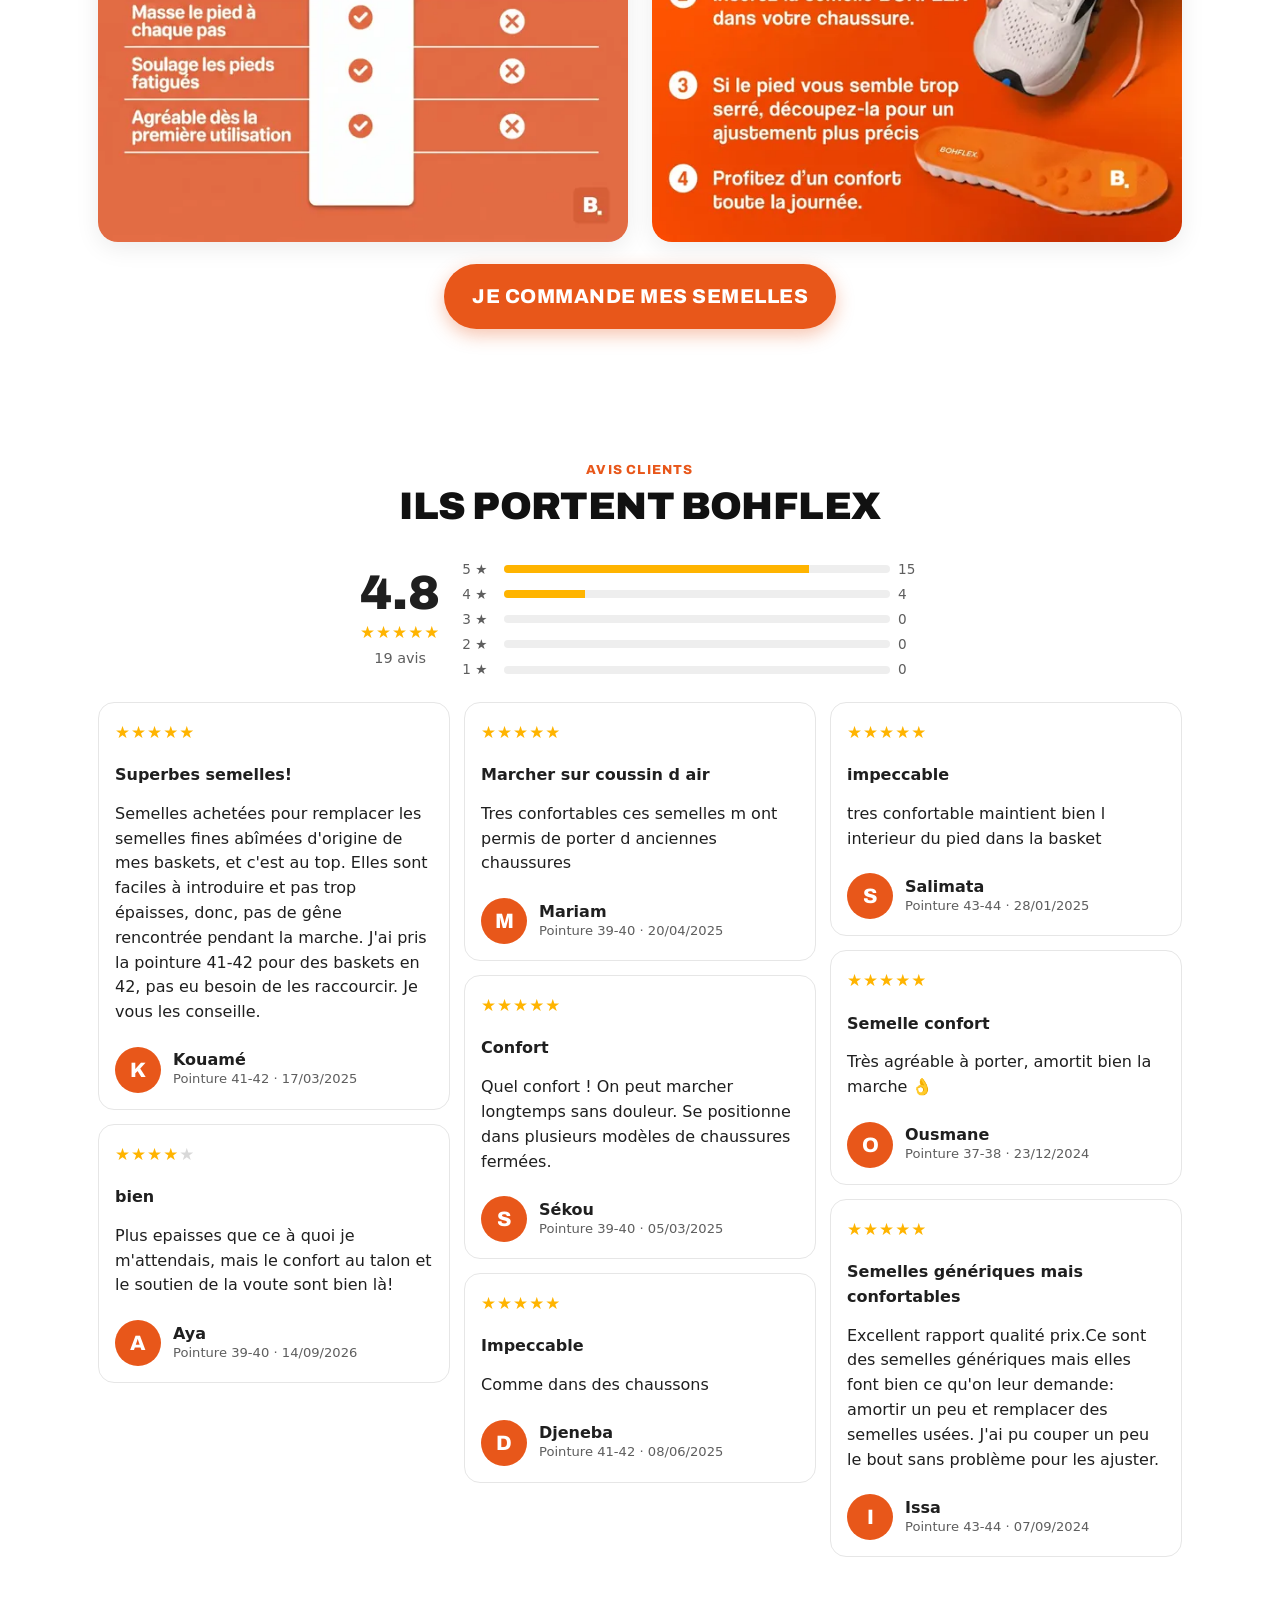
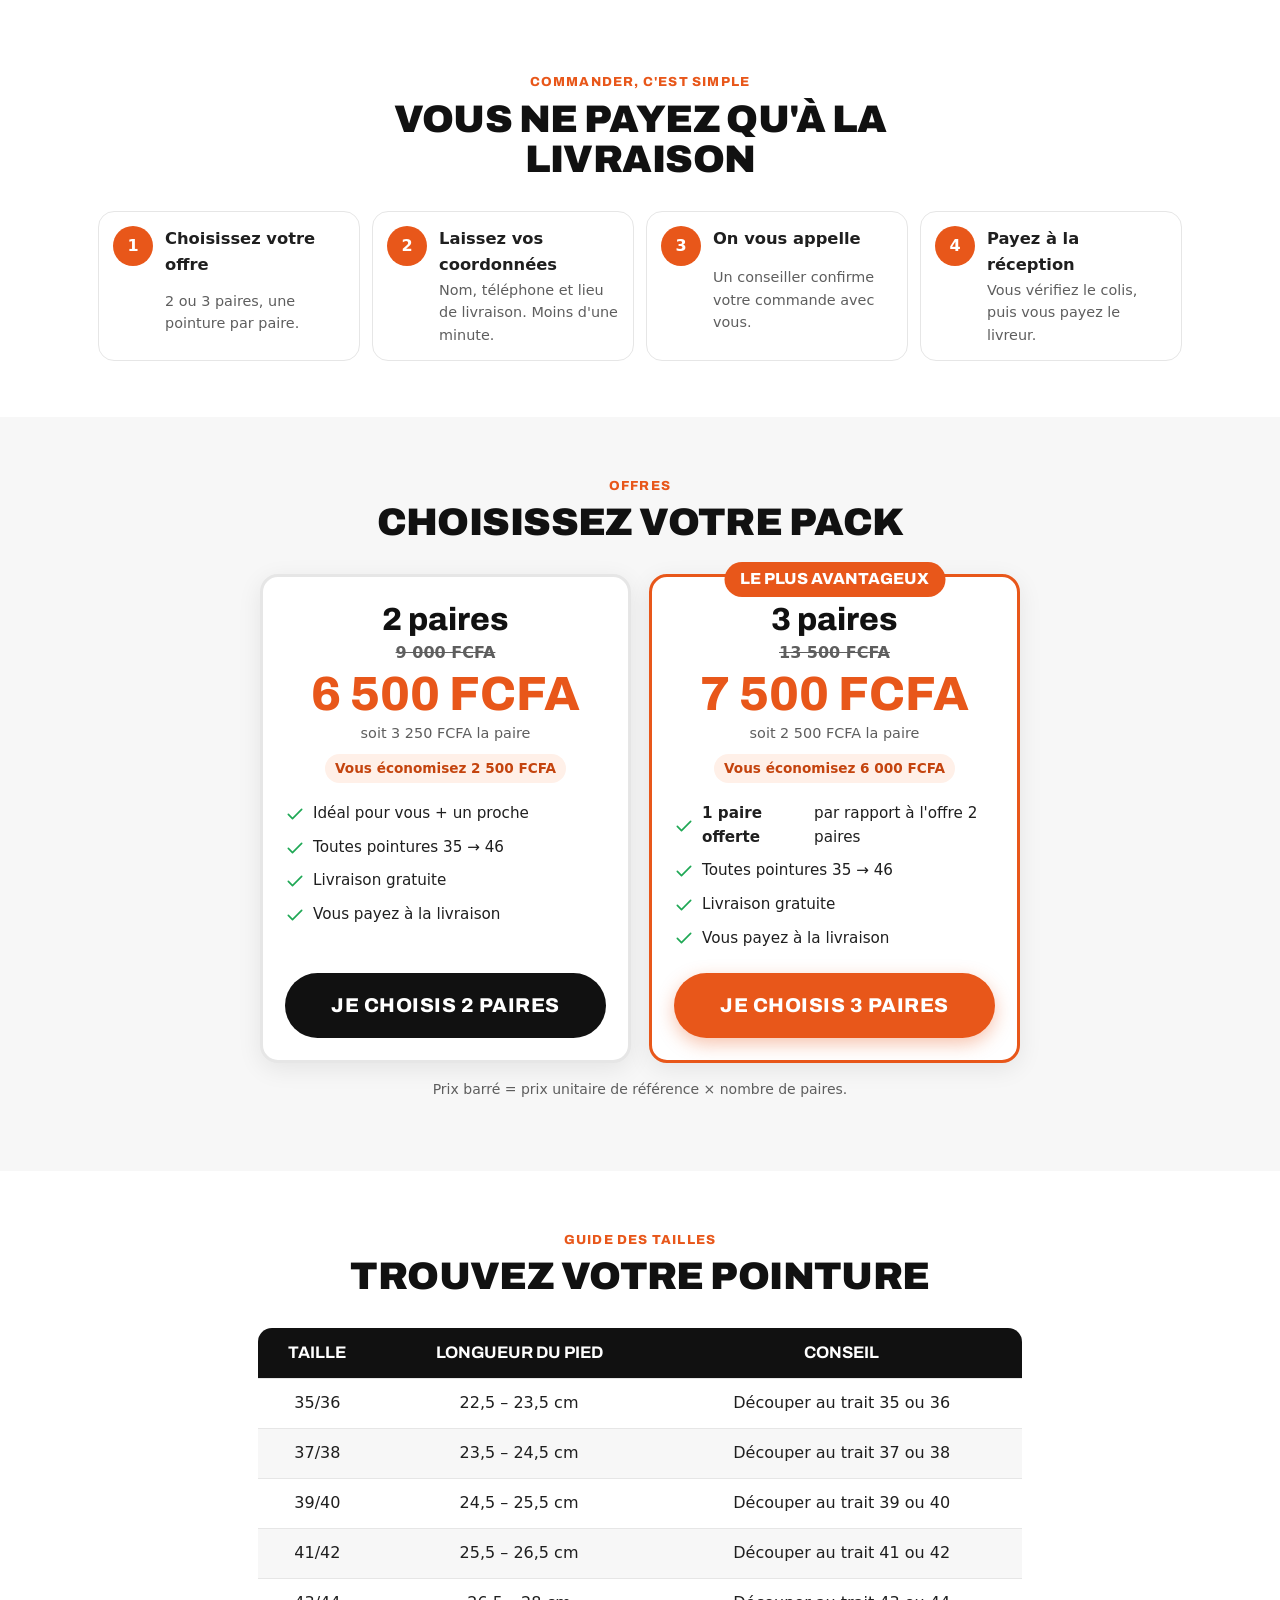
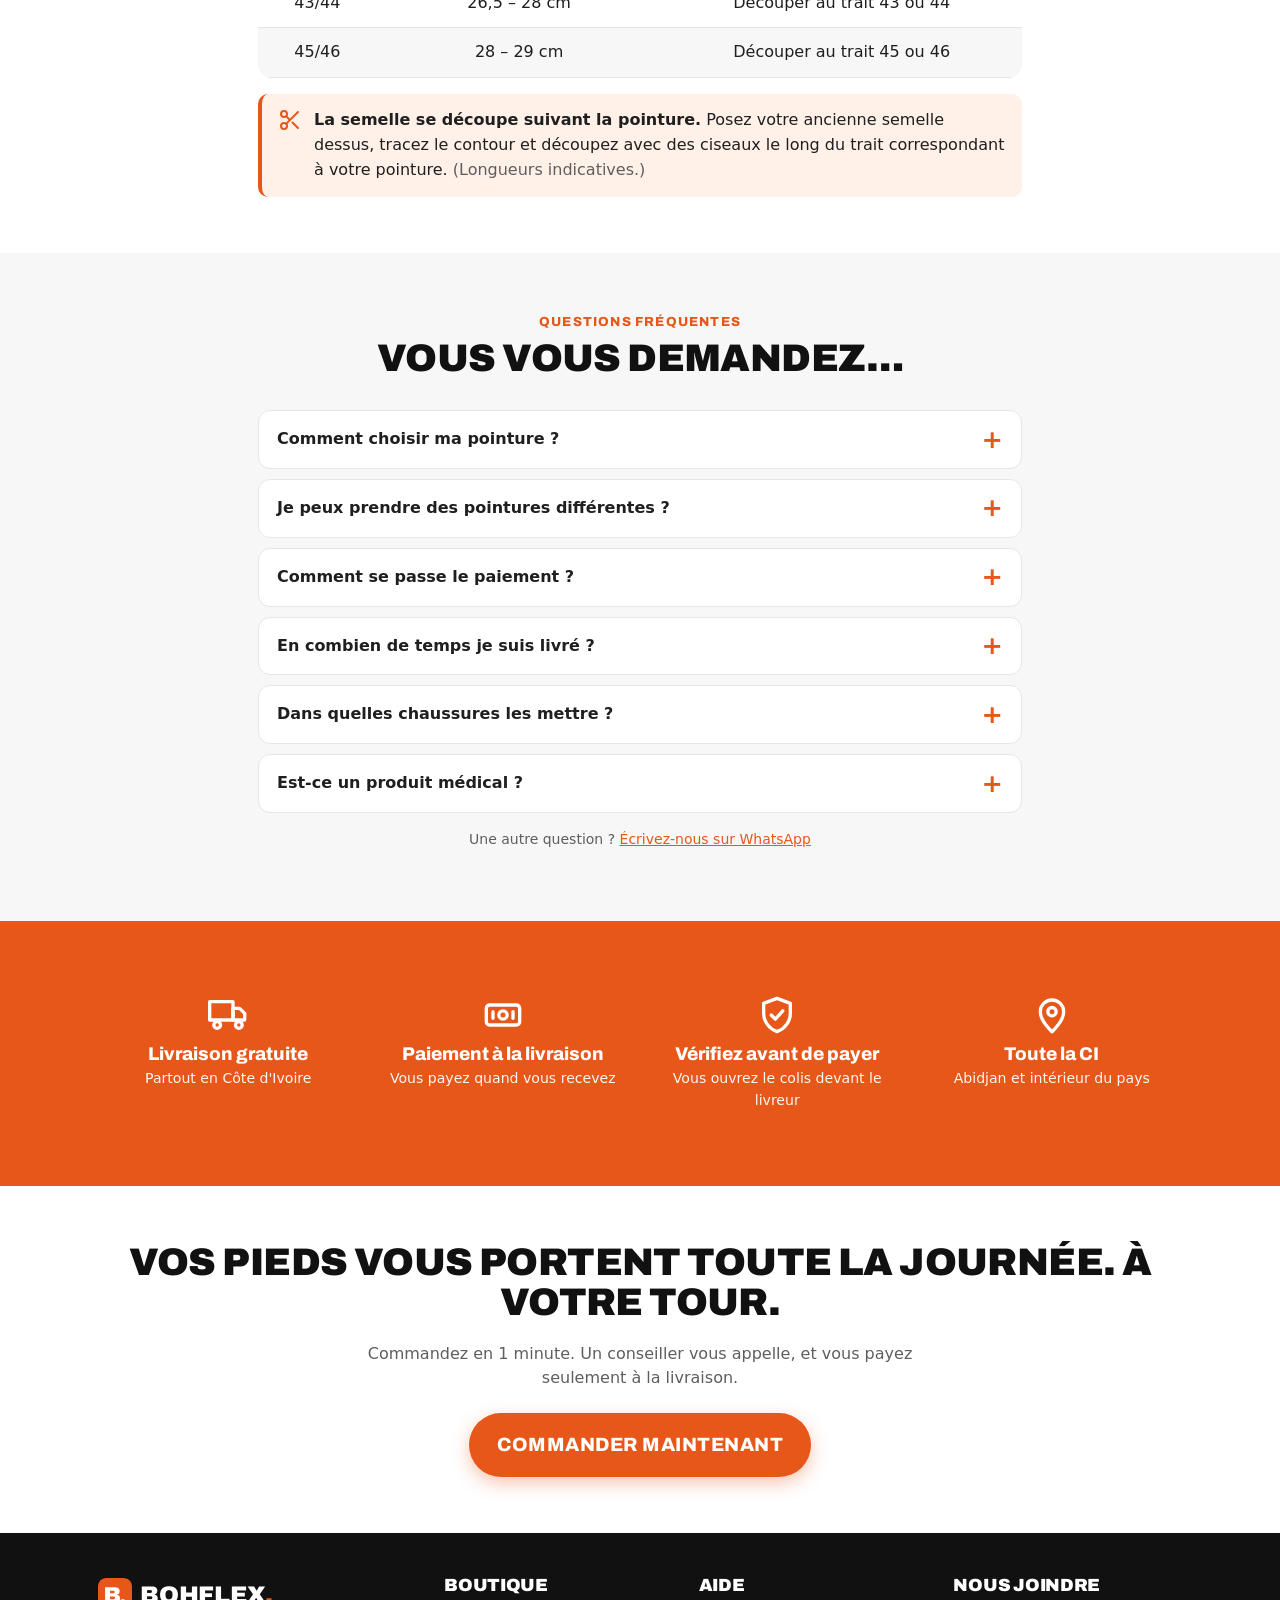
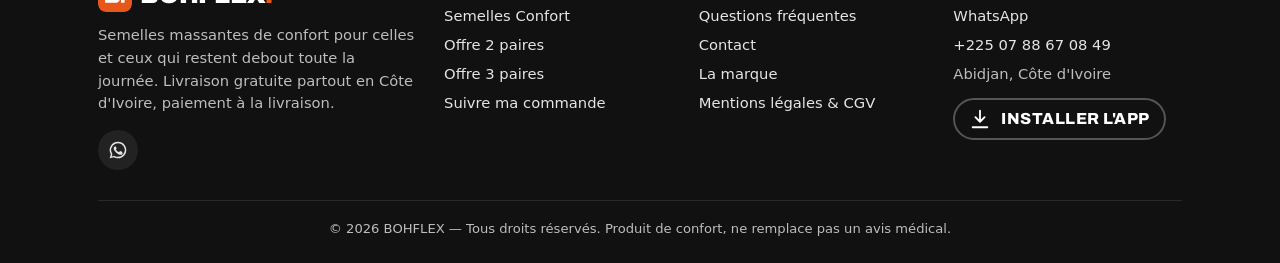
<file: produit.html>
<!doctype html>
<html lang="fr">
<head>
<meta charset="utf-8">
<meta name="viewport" content="width=device-width, initial-scale=1, viewport-fit=cover">
<title>Semelles Confort BOHFLEX — 2 paires 6 500 FCFA | Livraison gratuite CI</title>
<meta name="description" content="Semelles massantes BOHFLEX : nodules de massage, soutien de la voûte, amorti moelleux. Se découpent de la pointure 35 à 46. Paiement à la livraison partout en Côte d'Ivoire.">
<meta name="theme-color" content="#E8571A">
<meta property="og:type" content="website">
<meta property="og:locale" content="fr_CI">
<meta property="og:site_name" content="BOHFLEX">
<meta property="og:title" content="Semelles Confort BOHFLEX — 2 paires 6 500 FCFA | Livraison gratuite CI">
<meta property="og:description" content="Semelles massantes BOHFLEX : nodules de massage, soutien de la voûte, amorti moelleux. Se découpent de la pointure 35 à 46. Paiement à la livraison partout en Côte d'Ivoire.">
<meta property="og:image" content="assets/img/og-image.jpg">
<link rel="icon" href="assets/img/favicon.svg" type="image/svg+xml">
<link rel="apple-touch-icon" href="assets/img/apple-touch-icon.png">
<link rel="manifest" href="manifest.webmanifest">
<link rel="preconnect" href="https://fonts.googleapis.com">
<link rel="preconnect" href="https://fonts.gstatic.com" crossorigin>
<link rel="stylesheet" href="https://fonts.googleapis.com/css2?family=Archivo:wght@600;700;800;900&display=swap">
<link rel="stylesheet" href="assets/css/style.css">
<noscript><img height="1" width="1" style="display:none" alt="" src="https://www.facebook.com/tr?id=1779196666667619&ev=PageView&noscript=1"></noscript>
<script type="application/ld+json">
{"@context":"https://schema.org","@type":"Product","name":"Semelles Confort BOHFLEX","brand":{"@type":"Brand","name":"BOHFLEX"},
"image":"assets/img/bohflex-hero-1000.webp","description":"Semelles massantes de confort, se découpent suivant la pointure (35 à 46).",
"offers":[{"@type":"Offer","name":"2 paires","price":"6500","priceCurrency":"XOF","availability":"https://schema.org/InStock","areaServed":"CI"},
{"@type":"Offer","name":"3 paires","price":"7500","priceCurrency":"XOF","availability":"https://schema.org/InStock","areaServed":"CI"}]}
</script>
</head>
<body>
<script src="assets/js/icons.js"></script>
<div class="topbar"><strong>Offre spéciale : 3 paires à 7 500 FCFA</strong> · Livraison et expédition partout en Côte d'Ivoire</div>
<header class="header">
  <div class="container header__inner">
    <a class="logo" href="index.html" aria-label="BOHFLEX — accueil">
      <img class="logo__mark" src="assets/img/logo-mark.svg" alt="" width="34" height="34"><span>BOHFLEX<b>.</b></span>
    </a>
    <nav class="nav" aria-label="Navigation principale"><a href="index.html">Accueil</a><a href="produit.html" aria-current="page">Le produit</a><a href="a-propos.html">La marque</a><a href="faq.html">FAQ</a><a href="suivi.html">Suivi</a><a href="contact.html">Contact</a></nav>
    <div class="header__actions">
      <a class="btn btn--primary header__cta" href="commander.html">Commander</a>
      <button class="burger" type="button" aria-label="Menu" aria-expanded="false" aria-controls="mobile-menu"><svg class="icon" aria-hidden="true"><use href="#i-menu"/></svg></button>
    </div>
  </div>
  <nav class="mobile-menu" id="mobile-menu" aria-label="Menu mobile"><a href="index.html">Accueil</a><a href="produit.html" aria-current="page">Le produit</a><a href="a-propos.html">La marque</a><a href="faq.html">FAQ</a><a href="suivi.html">Suivi</a><a href="contact.html">Contact</a><a href="commander.html" style="color:var(--orange)">Commander maintenant →</a></nav>
</header>
<main>

<div class="container">
  <nav class="breadcrumb" aria-label="Fil d'Ariane"><a href="index.html">Accueil</a> › Semelles Confort BOHFLEX</nav>
  <section class="product">
    <div class="gallery">
      <div class="gallery__main"><img class="" src="assets/img/bohflex-hero-600.webp" srcset="assets/img/bohflex-hero-600.webp 600w, assets/img/bohflex-hero-1000.webp 1000w" sizes="(min-width: 900px) 520px, 100vw" alt="Semelles BOHFLEX orange et blanches posées sur un bloc orange" width="1000" height="1000" fetchpriority="high"></div>
      <div class="gallery__thumbs">
        <button type="button" aria-current="true" aria-label="Photo : les semelles"><img class="" src="assets/img/bohflex-hero-600.webp" srcset="assets/img/bohflex-hero-600.webp 600w, assets/img/bohflex-hero-1000.webp 1000w" sizes="(min-width: 900px) 520px, 100vw" alt="Semelles BOHFLEX orange et blanches posées sur un bloc orange" width="1000" height="1000" loading="lazy" decoding="async"></button>
        <button type="button" aria-current="false" aria-label="Photo : les caractéristiques"><img class="" src="assets/img/bohflex-details-600.webp" srcset="assets/img/bohflex-details-600.webp 600w, assets/img/bohflex-details-1000.webp 1000w" sizes="(min-width: 900px) 520px, 100vw" alt="Semelle BOHFLEX : soutien de la voûte, nodules de massage, aération respirante, amorti moelleux, talon renforcé, découpable à votre pointure" width="1000" height="1000" loading="lazy" decoding="async"></button>
        <button type="button" aria-current="false" aria-label="Photo : en situation"><img class="" src="assets/img/bohflex-securite-600.webp" srcset="assets/img/bohflex-securite-600.webp 600w, assets/img/bohflex-securite-1000.webp 1000w" sizes="(min-width: 900px) 520px, 100vw" alt="Agent de sécurité tenant un paquet de semelles BOHFLEX" width="1000" height="1000" loading="lazy" decoding="async"></button>
        <button type="button" aria-current="false" aria-label="Photo : comment les utiliser"><img class="" src="assets/img/bohflex-utiliser-600.webp" srcset="assets/img/bohflex-utiliser-600.webp 600w, assets/img/bohflex-utiliser-1000.webp 1000w" sizes="(min-width: 900px) 520px, 100vw" alt="Comment utiliser : 1. retirez l'ancienne semelle de la chaussure, 2. insérez la semelle BOHFLEX, 3. si besoin, découpez-la à votre pointure, 4. profitez d'un confort toute la journée" width="1000" height="1000" loading="lazy" decoding="async"></button>
        <button type="button" aria-current="false" aria-label="Photo : sur un chantier"><img class="" src="assets/img/bohflex-btp-600.webp" srcset="assets/img/bohflex-btp-600.webp 600w, assets/img/bohflex-btp-1000.webp 1000w" sizes="(min-width: 900px) 520px, 100vw" alt="Ouvrier de chantier tenant un paquet de semelles BOHFLEX" width="1000" height="1000" loading="lazy" decoding="async"></button>
        <button type="button" aria-current="false" aria-label="Photo : comparatif"><img class="" src="assets/img/bohflex-vs-600.webp" srcset="assets/img/bohflex-vs-600.webp 600w, assets/img/bohflex-vs-1000.webp 1000w" sizes="(min-width: 900px) 520px, 100vw" alt="Comparatif BOHFLEX contre semelles ordinaires : confortable toute la journée, garde sa forme longtemps, masse le pied à chaque pas, soulage les pieds fatigués, agréable dès la première utilisation" width="1000" height="1000" loading="lazy" decoding="async"></button>
        <button type="button" aria-current="false" aria-label="Photo : à l'hôpital"><img class="" src="assets/img/bohflex-sante-600.webp" srcset="assets/img/bohflex-sante-600.webp 600w, assets/img/bohflex-sante-1000.webp 1000w" sizes="(min-width: 900px) 520px, 100vw" alt="Infirmière tenant un paquet de semelles BOHFLEX" width="1000" height="1000" loading="lazy" decoding="async"></button>
        <button type="button" aria-current="false" aria-label="Photo : en entrepôt"><img class="" src="assets/img/bohflex-entrepot-600.webp" srcset="assets/img/bohflex-entrepot-600.webp 600w, assets/img/bohflex-entrepot-1000.webp 1000w" sizes="(min-width: 900px) 520px, 100vw" alt="Magasinier dans un entrepôt" width="1000" height="1000" loading="lazy" decoding="async"></button>
        <button type="button" aria-current="false" aria-label="Photo : pour le sport"><img class="" src="assets/img/bohflex-sport-600.webp" srcset="assets/img/bohflex-sport-600.webp 600w, assets/img/bohflex-sport-1000.webp 1000w" sizes="(min-width: 900px) 520px, 100vw" alt="Coureur pendant une course en ville" width="1000" height="1000" loading="lazy" decoding="async"></button>
      </div>
    </div>
    <div class="product__info" id="offre">
      <h1 class="product__hook">Vos pieds vous portent toute la journée. Offrez-leur du confort.</h1>
      <p class="product__name">Semelles Confort BOHFLEX · massantes, découpables du 35 au 46</p>
      <form id="product-picker" onsubmit="return false">
        <fieldset class="offer-picker">
          <legend class="sr-only">Choisissez votre offre</legend>
          <label class="offer-opt">
  <input type="radio" name="offre" value="2">
  <span class="offer-opt__box">
    <span class="offer-opt__radio" aria-hidden="true"></span>
    <span class="offer-opt__label"><b>2 paires</b><small data-unit="2">soit 3 250 FCFA la paire</small></span>
    <span class="offer-opt__price"><b data-price="2">6 500 FCFA</b><s data-old="2">9 000 FCFA</s></span>
  </span>
  
</label><label class="offer-opt">
  <input type="radio" name="offre" value="3" checked>
  <span class="offer-opt__box">
    <span class="offer-opt__radio" aria-hidden="true"></span>
    <span class="offer-opt__label"><b>3 paires</b><small data-unit="3">soit 2 500 FCFA la paire</small></span>
    <span class="offer-opt__price"><b data-price="3">7 500 FCFA</b><s data-old="3">13 500 FCFA</s></span>
  </span>
  <span class="offer-opt__tag">Le plus avantageux</span>
</label>
        </fieldset>
      </form>
      <p class="swatches">Coloris au choix pour chaque paire :
        <span><i style="background:#E8571A"></i>Orange</span><span><i style="background:#1C1C1C"></i>Noir</span><span><i style="background:#9A9DA1"></i>Gris</span></p>
      <a class="btn btn--primary btn--block btn--xl" href="commander.html?offre=3" data-order-link>Je commande mes semelles</a>
      <p class="pay-note"><svg class="icon" aria-hidden="true"><use href="#i-truck"/></svg> Livraison gratuite · <svg class="icon" aria-hidden="true"><use href="#i-cash"/></svg> Paiement à la réception</p>
      <ul class="check-list">
        <li><svg class="icon" aria-hidden="true"><use href="#i-dots"/></svg><span>Nodules de massage sous la plante du pied</span></li>
        <li><svg class="icon" aria-hidden="true"><use href="#i-wave"/></svg><span>Amorti moelleux et soutien de la voûte</span></li>
        <li><svg class="icon" aria-hidden="true"><use href="#i-shoe"/></svg><span>Chaussures de travail, de sécurité, baskets, ville</span></li>
      </ul>
    </div>
  </section>
</div>

<section class="section section--soft">
  <div class="container">
    <div class="section-head">
      <span class="eyebrow">Ça vous parle ?</span>
      <h2>Vous vous reconnaissez ?</h2>
      <p class="muted">Si vous cochez au moins un de ces signes, vos pieds réclament plus de confort.</p>
    </div>
    <ul class="signs"><li class="sign"><span class="sign__ico"><svg class="icon" aria-hidden="true"><use href="#i-foot"/></svg></span><b>Talons douloureux</b><span>en fin de journée</span></li><li class="sign"><span class="sign__ico"><svg class="icon" aria-hidden="true"><use href="#i-sun"/></svg></span><b>Premiers pas difficiles</b><span>au réveil, le matin</span></li><li class="sign"><span class="sign__ico"><svg class="icon" aria-hidden="true"><use href="#i-user"/></svg></span><b>Debout toute la journée</b><span>au travail, sans pause</span></li><li class="sign"><span class="sign__ico"><svg class="icon" aria-hidden="true"><use href="#i-fire"/></svg></span><b>Pieds qui chauffent</b><span>dans les chaussures fermées</span></li><li class="sign"><span class="sign__ico"><svg class="icon" aria-hidden="true"><use href="#i-shoe"/></svg></span><b>Chaussures inconfortables</b><span>de travail ou de sécurité</span></li><li class="sign"><span class="sign__ico"><svg class="icon" aria-hidden="true"><use href="#i-battery"/></svg></span><b>Jambes lourdes</b><span>et fatigue le soir</span></li></ul>
    <p class="center" style="margin-top:22px"><a class="btn btn--primary" href="commander.html" data-order-link>J'offre du confort à mes pieds</a></p>
    <p class="center small muted" style="margin-top:12px">BOHFLEX est un produit de confort. En cas de douleur persistante, consultez un professionnel de santé.</p>
  </div>
</section>

<section class="section">
  <div class="container split">
    <div class="split__media"><img class="framed" src="assets/img/bohflex-details-600.webp" srcset="assets/img/bohflex-details-600.webp 600w, assets/img/bohflex-details-1000.webp 1000w" sizes="(min-width: 900px) 520px, 100vw" alt="Semelle BOHFLEX : soutien de la voûte, nodules de massage, aération respirante, amorti moelleux, talon renforcé, découpable à votre pointure" width="1000" height="1000" loading="lazy" decoding="async"></div>
    <div>
      <span class="eyebrow">Dans le détail</span>
      <h2>Ce que BOHFLEX change dans votre journée</h2>
      <ul class="features"><li><svg class="icon" aria-hidden="true"><use href="#i-dots"/></svg><div><b>Nodules de massage</b><span>Ils massent la plante du pied à chaque pas.</span></div></li><li><svg class="icon" aria-hidden="true"><use href="#i-arch"/></svg><div><b>Soutien de la voûte</b><span>Une forme qui épouse et soutient le pied.</span></div></li><li><svg class="icon" aria-hidden="true"><use href="#i-wave"/></svg><div><b>Amorti moelleux</b><span>La mousse absorbe les chocs, même sur sol dur.</span></div></li><li><svg class="icon" aria-hidden="true"><use href="#i-wind"/></svg><div><b>Aération respirante</b><span>Des perforations qui laissent respirer le pied.</span></div></li><li><svg class="icon" aria-hidden="true"><use href="#i-shield"/></svg><div><b>Talon renforcé</b><span>Plus de maintien là où le pied appuie le plus.</span></div></li><li><svg class="icon" aria-hidden="true"><use href="#i-scissors"/></svg><div><b>Découpable à votre pointure</b><span>Du 35 au 46, d'un simple coup de ciseaux.</span></div></li></ul>
    </div>
  </div>
</section>

<section class="section section--soft">
  <div class="container">
    <div class="section-head">
      <span class="eyebrow">Pour qui ?</span>
      <h2>Pour tous ceux qui tiennent debout</h2>
      <p class="muted">Gardiens, infirmières, ouvriers, magasiniers, commerçantes, serveurs, sportifs…</p>
    </div>
    <div class="people"><figure class="person"><img class="" src="assets/img/bohflex-securite-600.webp" srcset="assets/img/bohflex-securite-600.webp 600w, assets/img/bohflex-securite-1000.webp 1000w" sizes="(min-width: 900px) 520px, 100vw" alt="Agent de sécurité tenant un paquet de semelles BOHFLEX devant une résidence" width="1000" height="1000" loading="lazy" decoding="async"><figcaption><b>Sécurité</b><span>12 h debout, de jour comme de nuit</span></figcaption></figure><figure class="person"><img class="" src="assets/img/bohflex-btp-600.webp" srcset="assets/img/bohflex-btp-600.webp 600w, assets/img/bohflex-btp-1000.webp 1000w" sizes="(min-width: 900px) 520px, 100vw" alt="Ouvrier de chantier en casque et gilet tenant un paquet de semelles BOHFLEX" width="1000" height="1000" loading="lazy" decoding="async"><figcaption><b>BTP</b><span>Sur le béton, en chaussures de sécurité</span></figcaption></figure><figure class="person"><img class="" src="assets/img/bohflex-sante-600.webp" srcset="assets/img/bohflex-sante-600.webp 600w, assets/img/bohflex-sante-1000.webp 1000w" sizes="(min-width: 900px) 520px, 100vw" alt="Infirmière tenant un paquet de semelles BOHFLEX" width="1000" height="1000" loading="lazy" decoding="async"><figcaption><b>Santé</b><span>Toujours en mouvement dans les couloirs</span></figcaption></figure><figure class="person"><img class="" src="assets/img/bohflex-entrepot-600.webp" srcset="assets/img/bohflex-entrepot-600.webp 600w, assets/img/bohflex-entrepot-1000.webp 1000w" sizes="(min-width: 900px) 520px, 100vw" alt="Magasinier dans un entrepôt, chaussures de travail" width="1000" height="1000" loading="lazy" decoding="async"><figcaption><b>Logistique</b><span>Entrepôts, magasins, manutention</span></figcaption></figure><figure class="person"><img class="" src="assets/img/bohflex-sport-600.webp" srcset="assets/img/bohflex-sport-600.webp 600w, assets/img/bohflex-sport-1000.webp 1000w" sizes="(min-width: 900px) 520px, 100vw" alt="Coureur souriant pendant une course en ville" width="1000" height="1000" loading="lazy" decoding="async"><figcaption><b>Sport</b><span>Marche, course, foot</span></figcaption></figure></div>
  </div>
</section>

<section class="section">
  <div class="container">
    <div class="section-head"><span class="eyebrow">Pourquoi BOHFLEX</span><h2>La différence se sent au premier pas</h2></div>
    <div class="duo">
      <figure><img class="framed" src="assets/img/bohflex-vs-600.webp" srcset="assets/img/bohflex-vs-600.webp 600w, assets/img/bohflex-vs-1000.webp 1000w" sizes="(min-width: 900px) 520px, 100vw" alt="Comparatif BOHFLEX contre semelles ordinaires : confortable toute la journée, garde sa forme longtemps, masse le pied à chaque pas, soulage les pieds fatigués, agréable dès la première utilisation" width="1000" height="1000" loading="lazy" decoding="async"></figure>
      <figure><img class="framed" src="assets/img/bohflex-utiliser-600.webp" srcset="assets/img/bohflex-utiliser-600.webp 600w, assets/img/bohflex-utiliser-1000.webp 1000w" sizes="(min-width: 900px) 520px, 100vw" alt="Comment utiliser : 1. retirez l'ancienne semelle de la chaussure, 2. insérez la semelle BOHFLEX, 3. si besoin, découpez-la à votre pointure, 4. profitez d'un confort toute la journée" width="1000" height="1000" loading="lazy" decoding="async"></figure>
    </div>
    <p class="center" style="margin-top:22px"><a class="btn btn--primary" href="commander.html" data-order-link>Je commande mes semelles</a></p>
  </div>
</section>

<section class="section" id="avis">
  <div class="container">
    <div class="section-head"><span class="eyebrow">Avis clients</span><h2>Ils portent BOHFLEX</h2></div>
    
    <div class="rsum">
  <div class="rsum__score"><b>4.8</b><span class="stars" aria-label="5 sur 5">★★★★★<span class="stars__off"></span></span><span>19 avis</span></div>
  <ul class="rsum__bars"><li><span>5 ★</span><span class="bar"><i style="width:79%"></i></span><span>15</span></li><li><span>4 ★</span><span class="bar"><i style="width:21%"></i></span><span>4</span></li><li><span>3 ★</span><span class="bar"><i style="width:0%"></i></span><span>0</span></li><li><span>2 ★</span><span class="bar"><i style="width:0%"></i></span><span>0</span></li><li><span>1 ★</span><span class="bar"><i style="width:0%"></i></span><span>0</span></li></ul>
</div>
    <div class="reviews"><article class="review">
  <div class="review__top"><span class="stars" aria-label="5 sur 5">★★★★★<span class="stars__off"></span></span></div>
  <b class="review__title">Superbes semelles!</b><p>Semelles achetées pour remplacer les semelles fines abîmées d&#x27;origine de mes baskets, et c&#x27;est au top. Elles sont faciles à introduire et pas trop épaisses, donc, pas de gêne rencontrée pendant la marche. J&#x27;ai pris la pointure 41-42 pour des baskets en 42, pas eu besoin de les raccourcir. Je vous les conseille.</p>
  <div class="review__head"><div class="avatar" aria-hidden="true">K</div><div><div class="review__name">Kouamé</div><div class="review__meta">Pointure 41-42 · 17/03/2025</div></div></div>
</article><article class="review">
  <div class="review__top"><span class="stars" aria-label="4 sur 5">★★★★<span class="stars__off">★</span></span></div>
  <b class="review__title">bien</b><p>Plus epaisses que ce à quoi je m&#x27;attendais, mais le confort au talon et le soutien de la voute sont bien là!</p>
  <div class="review__head"><div class="avatar" aria-hidden="true">A</div><div><div class="review__name">Aya</div><div class="review__meta">Pointure 39-40 · 14/09/2026</div></div></div>
</article><article class="review">
  <div class="review__top"><span class="stars" aria-label="5 sur 5">★★★★★<span class="stars__off"></span></span></div>
  <b class="review__title">Marcher sur coussin d air</b><p>Tres confortables ces semelles m ont permis de porter d anciennes chaussures</p>
  <div class="review__head"><div class="avatar" aria-hidden="true">M</div><div><div class="review__name">Mariam</div><div class="review__meta">Pointure 39-40 · 20/04/2025</div></div></div>
</article><article class="review">
  <div class="review__top"><span class="stars" aria-label="5 sur 5">★★★★★<span class="stars__off"></span></span></div>
  <b class="review__title">Confort</b><p>Quel confort ! On peut marcher longtemps sans douleur. Se positionne dans plusieurs modèles de chaussures fermées.</p>
  <div class="review__head"><div class="avatar" aria-hidden="true">S</div><div><div class="review__name">Sékou</div><div class="review__meta">Pointure 39-40 · 05/03/2025</div></div></div>
</article><article class="review">
  <div class="review__top"><span class="stars" aria-label="5 sur 5">★★★★★<span class="stars__off"></span></span></div>
  <b class="review__title">Impeccable</b><p>Comme dans des chaussons</p>
  <div class="review__head"><div class="avatar" aria-hidden="true">D</div><div><div class="review__name">Djeneba</div><div class="review__meta">Pointure 41-42 · 08/06/2025</div></div></div>
</article><article class="review">
  <div class="review__top"><span class="stars" aria-label="5 sur 5">★★★★★<span class="stars__off"></span></span></div>
  <b class="review__title">impeccable</b><p>tres confortable maintient bien l interieur du pied dans la basket</p>
  <div class="review__head"><div class="avatar" aria-hidden="true">S</div><div><div class="review__name">Salimata</div><div class="review__meta">Pointure 43-44 · 28/01/2025</div></div></div>
</article><article class="review">
  <div class="review__top"><span class="stars" aria-label="5 sur 5">★★★★★<span class="stars__off"></span></span></div>
  <b class="review__title">Semelle confort</b><p>Très agréable à porter, amortit bien la marche 👌</p>
  <div class="review__head"><div class="avatar" aria-hidden="true">O</div><div><div class="review__name">Ousmane</div><div class="review__meta">Pointure 37-38 · 23/12/2024</div></div></div>
</article><article class="review">
  <div class="review__top"><span class="stars" aria-label="5 sur 5">★★★★★<span class="stars__off"></span></span></div>
  <b class="review__title">Semelles génériques mais confortables</b><p>Excellent rapport qualité prix.Ce sont des semelles génériques mais elles font bien ce qu&#x27;on leur demande: amortir un peu et remplacer des semelles usées. J&#x27;ai pu couper un peu le bout sans problème pour les ajuster.</p>
  <div class="review__head"><div class="avatar" aria-hidden="true">I</div><div><div class="review__name">Issa</div><div class="review__meta">Pointure 43-44 · 07/09/2024</div></div></div>
</article></div>
  </div>
</section>

<section class="section">
  <div class="container">
    <div class="section-head"><span class="eyebrow">Commander, c'est simple</span><h2>Vous ne payez qu'à la livraison</h2></div>
    <ol class="howto">
      <li><span>1</span><b>Choisissez votre offre</b><p>2 ou 3 paires, une pointure par paire.</p></li>
      <li><span>2</span><b>Laissez vos coordonnées</b><p>Nom, téléphone et lieu de livraison. Moins d'une minute.</p></li>
      <li><span>3</span><b>On vous appelle</b><p>Un conseiller confirme votre commande avec vous.</p></li>
      <li><span>4</span><b>Payez à la réception</b><p>Vous vérifiez le colis, puis vous payez le livreur.</p></li>
    </ol>
  </div>
</section>

<section class="section section--soft" id="offres">
  <div class="container">
    <div class="section-head"><span class="eyebrow">Offres</span><h2>Choisissez votre pack</h2></div>
    <div class="offers">
  <article class="offer">
  
  <h3 class="offer__title">2 paires</h3>
  <div class="offer__old" data-old="2">9 000 FCFA</div>
  <div class="offer__price" data-price="2">6 500 FCFA</div>
  <div class="offer__unit" data-unit="2">soit 3 250 FCFA la paire</div>
  <span class="offer__save" data-save="2">Vous économisez 2 500 FCFA</span>
  <ul>
    <li><svg class="icon" aria-hidden="true"><use href="#i-check"/></svg> Idéal pour vous + un proche</li>
    <li><svg class="icon" aria-hidden="true"><use href="#i-check"/></svg> Toutes pointures 35 → 46</li>
    <li><svg class="icon" aria-hidden="true"><use href="#i-check"/></svg> Livraison gratuite</li>
    <li><svg class="icon" aria-hidden="true"><use href="#i-check"/></svg> Vous payez à la livraison</li>
  </ul>
  <a class="btn btn--dark btn--block" href="commander.html?offre=2">Je choisis 2 paires</a>
</article>
  <article class="offer offer--best">
  <div class="offer__badge">Le plus avantageux</div>
  <h3 class="offer__title">3 paires</h3>
  <div class="offer__old" data-old="3">13 500 FCFA</div>
  <div class="offer__price" data-price="3">7 500 FCFA</div>
  <div class="offer__unit" data-unit="3">soit 2 500 FCFA la paire</div>
  <span class="offer__save" data-save="3">Vous économisez 6 000 FCFA</span>
  <ul>
    <li><svg class="icon" aria-hidden="true"><use href="#i-check"/></svg> <strong>1 paire offerte</strong> par rapport à l'offre 2 paires</li>
    <li><svg class="icon" aria-hidden="true"><use href="#i-check"/></svg> Toutes pointures 35 → 46</li>
    <li><svg class="icon" aria-hidden="true"><use href="#i-check"/></svg> Livraison gratuite</li>
    <li><svg class="icon" aria-hidden="true"><use href="#i-check"/></svg> Vous payez à la livraison</li>
  </ul>
  <a class="btn btn--primary btn--block" href="commander.html?offre=3">Je choisis 3 paires</a>
</article>
</div>
<p class="center small muted" style="margin-top:16px">Prix barré = prix unitaire de référence × nombre de paires.</p>
  </div>
</section>

<section class="section" id="tailles">
  <div class="container" style="max-width:800px">
    <div class="section-head"><span class="eyebrow">Guide des tailles</span><h2>Trouvez votre pointure</h2></div>
    <div class="table-wrap">
      <table class="size-table">
        <thead><tr><th>Taille</th><th>Longueur du pied</th><th>Conseil</th></tr></thead>
        <tbody><tr><td>35/36</td><td>22,5 – 23,5 cm</td><td>Découper au trait 35 ou 36</td></tr><tr><td>37/38</td><td>23,5 – 24,5 cm</td><td>Découper au trait 37 ou 38</td></tr><tr><td>39/40</td><td>24,5 – 25,5 cm</td><td>Découper au trait 39 ou 40</td></tr><tr><td>41/42</td><td>25,5 – 26,5 cm</td><td>Découper au trait 41 ou 42</td></tr><tr><td>43/44</td><td>26,5 – 28 cm</td><td>Découper au trait 43 ou 44</td></tr><tr><td>45/46</td><td>28 – 29 cm</td><td>Découper au trait 45 ou 46</td></tr></tbody>
      </table>
    </div>
    <div class="tip"><svg class="icon" aria-hidden="true"><use href="#i-scissors"/></svg><p><strong>La semelle se découpe suivant la pointure.</strong> Posez votre ancienne semelle dessus, tracez le contour et découpez avec des ciseaux le long du trait correspondant à votre pointure. <span class="muted">(Longueurs indicatives.)</span></p></div>
  </div>
</section>

<section class="section section--soft">
  <div class="container" style="max-width:800px">
    <div class="section-head"><span class="eyebrow">Questions fréquentes</span><h2>Vous vous demandez…</h2></div>
    <div class="faq"><details><summary>Comment choisir ma pointure ?</summary><div><p>Choisissez votre pointure habituelle (de 35/36 à 45/46). La semelle se découpe ensuite aux ciseaux le long du trait de votre pointure exacte.</p></div></details><details><summary>Je peux prendre des pointures différentes ?</summary><div><p>Oui : vous choisissez une pointure pour chaque paire. Pratique pour équiper toute la famille.</p></div></details><details><summary>Comment se passe le paiement ?</summary><div><p>En espèces, au livreur, quand vous recevez votre colis. Aucun paiement en ligne.</p></div></details><details><summary>En combien de temps je suis livré ?</summary><div><p>En 24 h. Un conseiller vous appelle d'abord pour confirmer votre commande.</p></div></details><details><summary>Dans quelles chaussures les mettre ?</summary><div><p>Chaussures de sécurité, de travail, baskets, chaussures de ville… Retirez la semelle d'origine si possible.</p></div></details><details><summary>Est-ce un produit médical ?</summary><div><p>Non, c'est un produit de confort. En cas de douleur persistante, consultez un professionnel de santé.</p></div></details></div>
    <p class="center small muted" style="margin-top:16px">Une autre question ? <a href="https://wa.me/2250788670849?text=Bonjour%20BOHFLEX%2C%20j%27aimerais%20avoir%20des%20informations%20sur%20les%20semelles." target="_blank" rel="noopener" data-wa>Écrivez-nous sur WhatsApp</a></p>
  </div>
</section>

<section class="section section--orange">
  <div class="container">
    <div class="reassure">
      <div class="reassure__item"><svg class="icon" aria-hidden="true"><use href="#i-truck"/></svg><h3>Livraison gratuite</h3><p>Partout en Côte d'Ivoire</p></div>
      <div class="reassure__item"><svg class="icon" aria-hidden="true"><use href="#i-cash"/></svg><h3>Paiement à la livraison</h3><p>Vous payez quand vous recevez</p></div>
      <div class="reassure__item"><svg class="icon" aria-hidden="true"><use href="#i-shield"/></svg><h3>Vérifiez avant de payer</h3><p>Vous ouvrez le colis devant le livreur</p></div>
      <div class="reassure__item"><svg class="icon" aria-hidden="true"><use href="#i-pin"/></svg><h3>Toute la CI</h3><p>Abidjan et intérieur du pays</p></div>
    </div>
  </div>
</section>

<section class="section final-cta">
  <div class="container">
    <h2>Vos pieds vous portent toute la journée. À votre tour.</h2>
    <p class="muted">Commandez en 1 minute. Un conseiller vous appelle, et vous payez seulement à la livraison.</p>
    <a class="btn btn--primary btn--xl" href="commander.html" data-order-link>Commander maintenant</a>
  </div>
</section>

</main>
<footer class="footer">
  <div class="container">
    <div class="footer__grid">
      <div>
        <a class="logo" href="index.html"><img class="logo__mark" src="assets/img/logo-mark.svg" alt="" width="34" height="34"><span>BOHFLEX<b>.</b></span></a>
        <p>Semelles massantes de confort pour celles et ceux qui restent debout toute la journée. Livraison gratuite partout en Côte d'Ivoire, paiement à la livraison.</p>
        <div class="socials">
          <a href="https://wa.me/2250788670849?text=Bonjour%20BOHFLEX%2C%20j%27aimerais%20avoir%20des%20informations%20sur%20les%20semelles." target="_blank" rel="noopener" data-wa aria-label="WhatsApp"><svg class="icon" aria-hidden="true"><use href="#i-whatsapp"/></svg></a>
        </div>
      </div>
      <div>
        <h4>Boutique</h4>
        <ul>
          <li><a href="produit.html">Semelles Confort</a></li>
          <li><a href="commander.html?offre=2">Offre 2 paires</a></li>
          <li><a href="commander.html?offre=3">Offre 3 paires</a></li>
          <li><a href="suivi.html">Suivre ma commande</a></li>
        </ul>
      </div>
      <div>
        <h4>Aide</h4>
        <ul>
          <li><a href="faq.html">Questions fréquentes</a></li>
          <li><a href="contact.html">Contact</a></li>
          <li><a href="a-propos.html">La marque</a></li>
          <li><a href="mentions-legales.html">Mentions légales &amp; CGV</a></li>
        </ul>
      </div>
      <div>
        <h4>Nous joindre</h4>
        <ul>
          <li><a href="https://wa.me/2250788670849?text=Bonjour%20BOHFLEX%2C%20j%27aimerais%20avoir%20des%20informations%20sur%20les%20semelles." target="_blank" rel="noopener" data-wa>WhatsApp</a></li>
          <li><a href="tel:+2250788670849" data-phone>+225 07 88 67 08 49</a></li>
          <li>Abidjan, Côte d'Ivoire</li>
          <li><button class="btn btn--outline" type="button" data-install style="color:#fff;border-color:#555;min-height:40px;padding:8px 14px;font-size:1rem;margin-top:6px"><svg class="icon" aria-hidden="true"><use href="#i-download"/></svg> Installer l'app</button></li>
        </ul>
      </div>
    </div>
    <div class="footer__bottom">© <span data-year>2026</span> BOHFLEX — Tous droits réservés. Produit de confort, ne remplace pas un avis médical.</div>
  </div>
</footer>
<div class="sticky-cta">
  <div class="sticky-cta__price">À partir de<b id="sticky-price" data-price="2">6 500 FCFA</b></div>
  <a class="btn btn--primary" href="commander.html?offre=3" data-order-link>Commander</a>
  <a class="btn btn--wa" href="https://wa.me/2250788670849?text=Bonjour%20BOHFLEX%2C%20j%27aimerais%20avoir%20des%20informations%20sur%20les%20semelles." target="_blank" rel="noopener" data-wa aria-label="Écrire sur WhatsApp"><svg class="icon" aria-hidden="true"><use href="#i-whatsapp"/></svg></a>
</div>
<div class="install-banner" id="install-banner" role="dialog" aria-label="Installer l'application">
  <img src="assets/img/logo-mark.svg" alt="" width="36" height="36">
  <p><strong>Installez l'app BOHFLEX</strong><br>Commandez en 1 clic depuis votre écran d'accueil.</p>
  <button class="btn btn--primary" type="button" data-install>Installer</button>
  <button class="close" type="button" aria-label="Fermer">×</button>
</div>
<script src="assets/js/config.js"></script>
<script src="assets/js/main.js"></script>
</body>
</html>
</file>
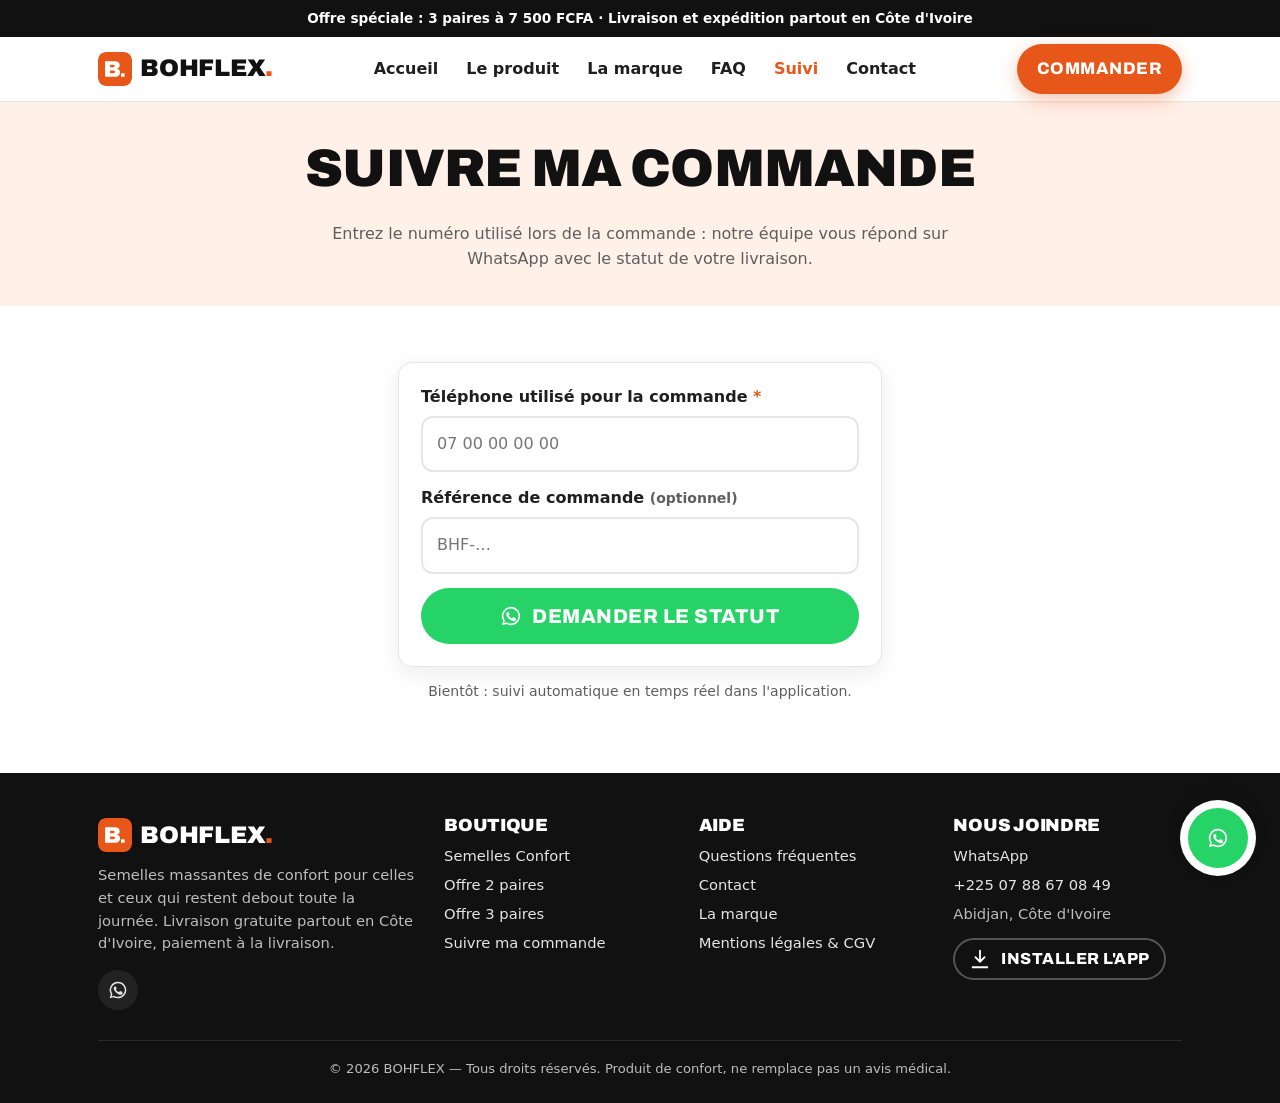
<file: suivi.html>
<!doctype html>
<html lang="fr">
<head>
<meta charset="utf-8">
<meta name="viewport" content="width=device-width, initial-scale=1, viewport-fit=cover">
<title>Suivi de commande — BOHFLEX</title>
<meta name="description" content="Suivez votre commande de semelles BOHFLEX via WhatsApp.">
<meta name="theme-color" content="#E8571A">
<meta property="og:type" content="website">
<meta property="og:locale" content="fr_CI">
<meta property="og:site_name" content="BOHFLEX">
<meta property="og:title" content="Suivi de commande — BOHFLEX">
<meta property="og:description" content="Suivez votre commande de semelles BOHFLEX via WhatsApp.">
<meta property="og:image" content="assets/img/og-image.jpg">
<link rel="icon" href="assets/img/favicon.svg" type="image/svg+xml">
<link rel="apple-touch-icon" href="assets/img/apple-touch-icon.png">
<link rel="manifest" href="manifest.webmanifest">
<link rel="preconnect" href="https://fonts.googleapis.com">
<link rel="preconnect" href="https://fonts.gstatic.com" crossorigin>
<link rel="stylesheet" href="https://fonts.googleapis.com/css2?family=Archivo:wght@600;700;800;900&display=swap">
<link rel="stylesheet" href="assets/css/style.css">
<noscript><img height="1" width="1" style="display:none" alt="" src="https://www.facebook.com/tr?id=1779196666667619&ev=PageView&noscript=1"></noscript>
<meta name="robots" content="noindex">
</head>
<body>
<script src="assets/js/icons.js"></script>
<div class="topbar"><strong>Offre spéciale : 3 paires à 7 500 FCFA</strong> · Livraison et expédition partout en Côte d'Ivoire</div>
<header class="header">
  <div class="container header__inner">
    <a class="logo" href="index.html" aria-label="BOHFLEX — accueil">
      <img class="logo__mark" src="assets/img/logo-mark.svg" alt="" width="34" height="34"><span>BOHFLEX<b>.</b></span>
    </a>
    <nav class="nav" aria-label="Navigation principale"><a href="index.html">Accueil</a><a href="produit.html">Le produit</a><a href="a-propos.html">La marque</a><a href="faq.html">FAQ</a><a href="suivi.html" aria-current="page">Suivi</a><a href="contact.html">Contact</a></nav>
    <div class="header__actions">
      <a class="btn btn--primary header__cta" href="commander.html">Commander</a>
      <button class="burger" type="button" aria-label="Menu" aria-expanded="false" aria-controls="mobile-menu"><svg class="icon" aria-hidden="true"><use href="#i-menu"/></svg></button>
    </div>
  </div>
  <nav class="mobile-menu" id="mobile-menu" aria-label="Menu mobile"><a href="index.html">Accueil</a><a href="produit.html">Le produit</a><a href="a-propos.html">La marque</a><a href="faq.html">FAQ</a><a href="suivi.html" aria-current="page">Suivi</a><a href="contact.html">Contact</a><a href="commander.html" style="color:var(--orange)">Commander maintenant →</a></nav>
</header>
<main>

<section class="page-hero"><div class="container"><h1>Suivre ma commande</h1><p>Entrez le numéro utilisé lors de la commande : notre équipe vous répond sur WhatsApp avec le statut de votre livraison.</p></div></section>
<section class="section"><div class="container" style="max-width:520px">
  <form id="track-form" class="card" novalidate>
    <div class="field">
      <label for="t-phone">Téléphone utilisé pour la commande <span class="req">*</span></label>
      <input class="input" id="t-phone" name="phone" type="tel" inputmode="tel" placeholder="07 00 00 00 00" required>
      <div class="field__error">Numéro à 10 chiffres</div>
    </div>
    <div class="field">
      <label for="t-ref">Référence de commande <span class="muted small">(optionnel)</span></label>
      <input class="input" id="t-ref" name="ref" type="text" placeholder="BHF-…">
    </div>
    <button class="btn btn--wa btn--block" type="submit"><svg class="icon" aria-hidden="true"><use href="#i-whatsapp"/></svg> Demander le statut</button>
  </form>
  <p class="small muted center" style="margin-top:14px">Bientôt : suivi automatique en temps réel dans l'application.</p>
</div></section>

</main>
<footer class="footer">
  <div class="container">
    <div class="footer__grid">
      <div>
        <a class="logo" href="index.html"><img class="logo__mark" src="assets/img/logo-mark.svg" alt="" width="34" height="34"><span>BOHFLEX<b>.</b></span></a>
        <p>Semelles massantes de confort pour celles et ceux qui restent debout toute la journée. Livraison gratuite partout en Côte d'Ivoire, paiement à la livraison.</p>
        <div class="socials">
          <a href="https://wa.me/2250788670849?text=Bonjour%20BOHFLEX%2C%20j%27aimerais%20avoir%20des%20informations%20sur%20les%20semelles." target="_blank" rel="noopener" data-wa aria-label="WhatsApp"><svg class="icon" aria-hidden="true"><use href="#i-whatsapp"/></svg></a>
        </div>
      </div>
      <div>
        <h4>Boutique</h4>
        <ul>
          <li><a href="produit.html">Semelles Confort</a></li>
          <li><a href="commander.html?offre=2">Offre 2 paires</a></li>
          <li><a href="commander.html?offre=3">Offre 3 paires</a></li>
          <li><a href="suivi.html">Suivre ma commande</a></li>
        </ul>
      </div>
      <div>
        <h4>Aide</h4>
        <ul>
          <li><a href="faq.html">Questions fréquentes</a></li>
          <li><a href="contact.html">Contact</a></li>
          <li><a href="a-propos.html">La marque</a></li>
          <li><a href="mentions-legales.html">Mentions légales &amp; CGV</a></li>
        </ul>
      </div>
      <div>
        <h4>Nous joindre</h4>
        <ul>
          <li><a href="https://wa.me/2250788670849?text=Bonjour%20BOHFLEX%2C%20j%27aimerais%20avoir%20des%20informations%20sur%20les%20semelles." target="_blank" rel="noopener" data-wa>WhatsApp</a></li>
          <li><a href="tel:+2250788670849" data-phone>+225 07 88 67 08 49</a></li>
          <li>Abidjan, Côte d'Ivoire</li>
          <li><button class="btn btn--outline" type="button" data-install style="color:#fff;border-color:#555;min-height:40px;padding:8px 14px;font-size:1rem;margin-top:6px"><svg class="icon" aria-hidden="true"><use href="#i-download"/></svg> Installer l'app</button></li>
        </ul>
      </div>
    </div>
    <div class="footer__bottom">© <span data-year>2026</span> BOHFLEX — Tous droits réservés. Produit de confort, ne remplace pas un avis médical.</div>
  </div>
</footer>
<div class="sticky-cta">
  <div class="sticky-cta__price">À partir de<b id="sticky-price" data-price="2">6 500 FCFA</b></div>
  <a class="btn btn--primary" href="commander.html?offre=3" data-order-link>Commander</a>
  <a class="btn btn--wa" href="https://wa.me/2250788670849?text=Bonjour%20BOHFLEX%2C%20j%27aimerais%20avoir%20des%20informations%20sur%20les%20semelles." target="_blank" rel="noopener" data-wa aria-label="Écrire sur WhatsApp"><svg class="icon" aria-hidden="true"><use href="#i-whatsapp"/></svg></a>
</div>
<div class="install-banner" id="install-banner" role="dialog" aria-label="Installer l'application">
  <img src="assets/img/logo-mark.svg" alt="" width="36" height="36">
  <p><strong>Installez l'app BOHFLEX</strong><br>Commandez en 1 clic depuis votre écran d'accueil.</p>
  <button class="btn btn--primary" type="button" data-install>Installer</button>
  <button class="close" type="button" aria-label="Fermer">×</button>
</div>
<script src="assets/js/config.js"></script>
<script src="assets/js/main.js"></script>
</body>
</html>
</file>
<file: assets/css/style.css>
/* ==========================================================================
   BOHFLEX — Feuille de style (mobile-first)
   Charte : orange #E85D04 / blanc / noir
   ========================================================================== */
:root {
  --orange: #E8571A;        /* orange BOHFLEX (logo « B. ») */
  --orange-dark: #C4440E;
  --orange-deep: #D44A10;
  --orange-light: #FFF0E8;
  --black: #111111;
  --ink: #1F1F1F;
  --grey: #5E5E5E;
  --line: #E6E6E6;
  --bg-soft: #F7F7F7;
  --white: #FFFFFF;
  --green: #1FA855;
  --wa: #25D366;
  --radius: 14px;
  --shadow: 0 6px 24px rgba(0, 0, 0, .08);
  --font-title: "Archivo", "Arial Black", "Helvetica Neue", Arial, sans-serif;
  --font-body: system-ui, -apple-system, "Segoe UI", Roboto, "Helvetica Neue", Arial, sans-serif;
  --max: 1120px;
}

*, *::before, *::after { box-sizing: border-box; }
html { -webkit-text-size-adjust: 100%; scroll-behavior: smooth; }
body {
  margin: 0;
  font-family: var(--font-body);
  font-size: 16px;
  line-height: 1.55;
  color: var(--ink);
  background: var(--white);
  padding-bottom: 76px; /* place pour la barre CTA mobile */
}
img, svg { max-width: 100%; display: block; }
a { color: var(--orange); }
h1, h2, h3, h4 {
  font-family: var(--font-title);
  font-weight: 800;
  line-height: 1.05;
  letter-spacing: .2px;
  color: var(--black);
  margin: 0 0 .5em;
  text-transform: uppercase;
}
h1 { font-size: clamp(2.1rem, 8vw, 3.6rem); }
h2 { font-size: clamp(1.75rem, 6vw, 2.6rem); }
h3 { font-size: 1.35rem; }
p { margin: 0 0 1em; }
.container { width: 100%; max-width: var(--max); margin: 0 auto; padding: 0 18px; }
.section { padding: 56px 0; }
.section--soft { background: var(--bg-soft); }
.section--dark { background: var(--black); color: #EDEDED; }
.section--dark h2, .section--dark h3 { color: var(--white); }
.section--orange { background: var(--orange); color: var(--white); }
.section--orange h2 { color: var(--white); }
.section-head { text-align: center; max-width: 680px; margin: 0 auto 32px; }
.eyebrow {
  display: inline-block;
  font-family: var(--font-title);
  font-weight: 700;
  text-transform: uppercase;
  letter-spacing: 1.5px;
  color: var(--orange);
  font-size: .95rem;
  margin-bottom: 6px;
}
.text-orange { color: var(--orange); }
.muted { color: var(--grey); }
.small { font-size: .875rem; }
.center { text-align: center; }
.sr-only { position: absolute; width: 1px; height: 1px; overflow: hidden; clip: rect(0 0 0 0); white-space: nowrap; }
.icon { width: 24px; height: 24px; fill: none; stroke: currentColor; stroke-width: 2; stroke-linecap: round; stroke-linejoin: round; flex: none; }

/* ---------- Boutons ---------- */
.btn {
  display: inline-flex; align-items: center; justify-content: center; gap: 10px;
  font-family: var(--font-title); font-weight: 800; font-size: 1.25rem;
  text-transform: uppercase; letter-spacing: .5px; text-decoration: none;
  padding: 15px 26px; border-radius: 999px; border: 2px solid transparent;
  cursor: pointer; transition: transform .15s, background .15s, box-shadow .15s;
  min-height: 54px;
}
.btn:active { transform: scale(.98); }
.btn--primary { background: var(--orange); color: var(--white); box-shadow: 0 6px 18px rgba(232, 87, 26, .35); }
.btn--primary:hover { background: var(--orange-dark); }
.btn--dark { background: var(--black); color: var(--white); }
.btn--outline { background: transparent; color: var(--black); border-color: var(--black); }
.btn--white { background: var(--white); color: var(--orange-dark); box-shadow: 0 8px 22px rgba(0, 0, 0, .18); }
.btn--white:hover { background: #FFF6F1; }
.btn--ghost { background: transparent; color: var(--white); border-color: rgba(255, 255, 255, .7); }
.btn--ghost:hover { background: rgba(255, 255, 255, .1); }
.btn--wa { background: var(--wa); color: var(--white); }
.btn--block { width: 100%; }
.btn .icon { width: 22px; height: 22px; }

/* ---------- Bandeau promo ---------- */
.topbar {
  background: var(--black); color: var(--white);
  font-size: .85rem; text-align: center; padding: 8px 12px; font-weight: 600;
}
.topbar strong { color: var(--orange); }

/* ---------- En-tête ---------- */
.header {
  position: sticky; top: 0; z-index: 50;
  background: var(--white); border-bottom: 1px solid var(--line);
}
.header__inner { display: flex; align-items: center; justify-content: space-between; height: 64px; }
.logo {
  font-family: var(--font-title); font-weight: 800; font-size: 1.9rem; letter-spacing: 1px;
  color: var(--black); text-decoration: none; display: flex; align-items: center; gap: 8px;
}
.logo span { font-weight: 900; letter-spacing: -.01em; font-size: 1.5rem; }
.logo b { color: var(--orange); font-weight: inherit; }
.logo__mark { width: 34px; height: 34px; border-radius: 8px; }
.nav { display: none; }
.nav a {
  color: var(--ink); text-decoration: none; font-weight: 600; padding: 8px 12px; border-radius: 8px;
}
.nav a:hover, .nav a[aria-current="page"] { color: var(--orange); }
.header__actions { display: flex; align-items: center; gap: 8px; }
.header__cta { display: none; padding: 10px 18px; min-height: 44px; font-size: 1.05rem; }
.burger {
  width: 46px; height: 46px; border: 0; background: transparent; cursor: pointer;
  display: grid; place-items: center; color: var(--black);
}
.burger .icon { width: 28px; height: 28px; }
.mobile-menu {
  display: none; border-top: 1px solid var(--line); background: var(--white);
}
.mobile-menu.is-open { display: block; }
.mobile-menu a {
  display: block; padding: 15px 18px; color: var(--ink); text-decoration: none;
  font-weight: 600; border-bottom: 1px solid var(--line);
}
.mobile-menu a[aria-current="page"] { color: var(--orange); }

@media (min-width: 900px) {
  .nav { display: flex; gap: 4px; }
  .burger, .mobile-menu, .mobile-menu.is-open { display: none; }
  .header__cta { display: inline-flex; }
}

/* ---------- Héro ---------- */
.hero { background: linear-gradient(180deg, var(--orange-light) 0%, var(--white) 100%); padding: 32px 0 48px; overflow: hidden; }
.hero__grid { display: grid; gap: 26px; align-items: center; }
.hero__title .text-orange { display: inline; }
.hero__lead { font-size: 1.12rem; color: var(--ink); max-width: 560px; }
.hero__visual { position: relative; }
.hero__visual img { width: 100%; max-width: 480px; margin: 0 auto; }
.hero__sticker {
  position: absolute; top: 4%; right: 2%;
  width: 104px; height: 104px; border-radius: 50%;
  background: var(--black); color: var(--white);
  display: grid; place-items: center; text-align: center;
  font-family: var(--font-title); font-weight: 800; line-height: 1; text-transform: uppercase;
  transform: rotate(10deg); box-shadow: var(--shadow); font-size: .95rem; padding: 10px;
}
.hero__sticker b { display: block; color: var(--orange); font-size: 1.45rem; }
.hero__cta { display: flex; flex-direction: column; gap: 10px; margin: 18px 0 16px; }
.trust-row { display: flex; flex-wrap: wrap; gap: 8px 14px; list-style: none; padding: 0; margin: 0; }
.trust-row li { display: flex; align-items: center; gap: 6px; font-weight: 600; font-size: .92rem; }
.trust-row .icon { color: var(--orange); width: 20px; height: 20px; }
.rating-line { font-size: .92rem; font-weight: 600; margin-bottom: 10px; }
.rating-line .stars { margin-right: 6px; }
.stars { color: #FFB400; letter-spacing: 1px; font-size: 1.05rem; }

@media (min-width: 900px) {
  .hero { padding: 56px 0 72px; }
  .hero__grid { grid-template-columns: 1.05fr .95fr; gap: 40px; }
  .hero__cta { flex-direction: row; }
  .hero__sticker { width: 130px; height: 130px; font-size: 1.1rem; }
  .hero__sticker b { font-size: 1.8rem; }
}

/* ---------- Grilles génériques ---------- */
.grid { display: grid; gap: 16px; }
@media (min-width: 640px) { .grid--2 { grid-template-columns: repeat(2, 1fr); } .grid--3 { grid-template-columns: repeat(2, 1fr); } }
@media (min-width: 900px) { .grid--3 { grid-template-columns: repeat(3, 1fr); } .grid--4 { grid-template-columns: repeat(4, 1fr); } }
.grid--jobs { grid-template-columns: repeat(2, 1fr); }
@media (min-width: 900px) { .grid--jobs { grid-template-columns: repeat(6, 1fr); } }

/* ---------- Cartes ---------- */
.card {
  background: var(--white); border: 1px solid var(--line); border-radius: var(--radius);
  padding: 22px; box-shadow: var(--shadow);
}
.benefit { text-align: center; }
.benefit__icon {
  width: 64px; height: 64px; border-radius: 50%; background: var(--orange-light); color: var(--orange);
  display: grid; place-items: center; margin: 0 auto 14px;
}
.benefit__icon .icon { width: 32px; height: 32px; }
.benefit p { color: var(--grey); margin: 0; }

/* Métiers */
.job { text-align: center; }
.job .ph { aspect-ratio: 1 / 1; border-radius: 50%; margin: 0 auto 10px; max-width: 150px; }
.job h3 { font-size: 1.1rem; margin: 0; }
.job p { font-size: .85rem; color: var(--grey); margin: 2px 0 0; }

/* Placeholders d'images (à remplacer par vos photos) */
.ph {
  display: grid; place-items: center; text-align: center;
  background: repeating-linear-gradient(45deg, #FBE3D2, #FBE3D2 10px, #FFF1E8 10px, #FFF1E8 20px);
  color: var(--orange-dark); font-weight: 700; font-size: .8rem; padding: 10px;
  border: 2px dashed #F2A36F; border-radius: var(--radius); width: 100%;
}
.ph--dark { background: repeating-linear-gradient(45deg, #2A2A2A, #2A2A2A 10px, #222 10px, #222 20px); color: #F2A36F; border-color: #444; }

/* Mécanisme */
.steps { display: grid; gap: 18px; counter-reset: step; }
.step { display: flex; gap: 16px; align-items: flex-start; }
.step__num {
  flex: none; width: 52px; height: 52px; border-radius: 12px; background: var(--orange); color: var(--white);
  font-family: var(--font-title); font-weight: 800; font-size: 1.6rem; display: grid; place-items: center;
}
.step h3 { margin-bottom: 4px; }
.step p { margin: 0; color: #CFCFCF; }
.mech { display: grid; gap: 28px; align-items: center; }
@media (min-width: 900px) { .mech { grid-template-columns: 1fr 1fr; gap: 48px; } }

/* ---------- Offres ---------- */
.offers { display: grid; gap: 18px; max-width: 760px; margin: 0 auto; }
@media (min-width: 700px) { .offers { grid-template-columns: 1fr 1fr; } }
.offer {
  position: relative; background: var(--white); color: var(--ink);
  border: 3px solid var(--line); border-radius: 18px; padding: 26px 22px 22px;
  text-align: center; box-shadow: var(--shadow); display: flex; flex-direction: column;
}
.offer--best { border-color: var(--orange); }
.offer__badge {
  position: absolute; top: -15px; left: 50%; transform: translateX(-50%);
  background: var(--orange); color: var(--white); white-space: nowrap;
  font-family: var(--font-title); font-weight: 800; text-transform: uppercase; font-size: 1rem;
  padding: 5px 16px; border-radius: 999px;
}
.offer__title { font-size: 2rem; margin-bottom: 4px; }
.offer__old { color: var(--grey); text-decoration: line-through; font-weight: 600; }
.offer__price {
  font-family: var(--font-title); font-weight: 800; font-size: 3rem; line-height: 1; color: var(--orange); margin: 4px 0;
}
.offer__price small { font-size: 1.2rem; }
.offer__unit { font-size: .9rem; color: var(--grey); margin-bottom: 4px; }
.offer__save {
  display: inline-block; background: var(--orange-light); color: var(--orange-dark);
  font-weight: 700; font-size: .85rem; padding: 4px 10px; border-radius: 999px; margin: 6px auto 14px;
}
.offer ul { list-style: none; padding: 0; margin: 0 0 18px; text-align: left; }
.offer li { display: flex; gap: 8px; align-items: center; padding: 5px 0; font-size: .95rem; }
.offer li .icon { color: var(--green); width: 20px; height: 20px; }
.offer .btn { margin-top: auto; }

/* ---------- Avis ---------- */
.review { display: flex; flex-direction: column; gap: 10px; }
.review__head { display: flex; align-items: center; gap: 12px; }
.avatar {
  width: 46px; height: 46px; border-radius: 50%; background: var(--orange); color: var(--white);
  display: grid; place-items: center; font-weight: 800; font-family: var(--font-title); font-size: 1.3rem; flex: none;
}
.review__name { font-weight: 700; line-height: 1.2; }
.review__meta { font-size: .82rem; color: var(--grey); }
.review p { margin: 0; }
.review__verified { font-size: .8rem; color: var(--green); font-weight: 700; display: flex; align-items: center; gap: 4px; }
.review__verified .icon { width: 16px; height: 16px; }
.demo-tag {
  display: inline-block; font-size: .72rem; font-weight: 700; color: #8A3B00; background: #FFE2CC;
  padding: 2px 8px; border-radius: 6px; text-transform: uppercase; letter-spacing: .5px;
}
.counter {
  text-align: center; font-family: var(--font-title); font-weight: 800; text-transform: uppercase;
  font-size: clamp(1.6rem, 6vw, 2.4rem); margin: 0 0 28px; color: var(--black);
}
.counter b { color: var(--orange); }
.chat-shots { display: grid; grid-template-columns: repeat(3, 1fr); gap: 10px; margin-top: 18px; }
.chat-shots .ph { aspect-ratio: 9 / 16; font-size: .72rem; }

/* ---------- Réassurance ---------- */
.reassure { display: grid; grid-template-columns: repeat(2, 1fr); gap: 14px; }
@media (min-width: 900px) { .reassure { grid-template-columns: repeat(4, 1fr); } }
.reassure__item { text-align: center; padding: 18px 10px; }
.reassure__item .icon { width: 40px; height: 40px; margin: 0 auto 10px; color: var(--white); }
.reassure__item h3 { color: var(--white); font-size: 1.15rem; margin-bottom: 4px; }
.reassure__item p { margin: 0; font-size: .88rem; opacity: .95; }

/* ---------- CTA final ---------- */
.final-cta { text-align: center; }
.final-cta p { max-width: 560px; margin: 0 auto 22px; }

/* ---------- Pied de page ---------- */
.footer { background: var(--black); color: #BDBDBD; padding: 44px 0 24px; font-size: .92rem; }
.footer a { color: #E5E5E5; text-decoration: none; }
.footer a:hover { color: var(--orange); }
.footer__grid { display: grid; gap: 26px; }
@media (min-width: 900px) { .footer__grid { grid-template-columns: 1.4fr 1fr 1fr 1fr; } }
.footer h4 { color: var(--white); font-size: 1.1rem; margin-bottom: 10px; }
.footer ul { list-style: none; margin: 0; padding: 0; }
.footer li { margin: 6px 0; }
.footer .logo { color: var(--white); margin-bottom: 10px; }
.footer__bottom { border-top: 1px solid #2A2A2A; margin-top: 30px; padding-top: 18px; font-size: .82rem; text-align: center; }
.socials { display: flex; gap: 10px; margin-top: 12px; }
.socials a {
  width: 40px; height: 40px; border-radius: 50%; background: #222; display: grid; place-items: center;
}
.socials .icon { width: 20px; height: 20px; }

/* ---------- Barre CTA mobile (sticky) ---------- */
.sticky-cta {
  position: fixed; left: 0; right: 0; bottom: 0; z-index: 60;
  background: var(--white); border-top: 1px solid var(--line); box-shadow: 0 -6px 18px rgba(0,0,0,.08);
  padding: 10px 12px calc(10px + env(safe-area-inset-bottom));
  display: flex; gap: 10px; align-items: center;
}
.sticky-cta .btn { flex: 1; min-height: 52px; padding: 12px 16px; font-size: 1.15rem; }
.sticky-cta .btn--wa { flex: none; width: 52px; padding: 0; }
.sticky-cta__price { line-height: 1.1; font-size: .78rem; color: var(--grey); white-space: nowrap; }
.sticky-cta__price b { display: block; font-family: var(--font-title); font-size: 1.35rem; color: var(--black); }
@media (min-width: 900px) {
  body { padding-bottom: 0; }
  .sticky-cta { left: auto; right: 24px; bottom: 24px; border-radius: 999px; padding: 8px; border: 0; width: auto; }
  .sticky-cta .btn--primary, .sticky-cta__price { display: none; }
  .sticky-cta .btn--wa { width: 60px; height: 60px; border-radius: 50%; }
}
body.page-order .sticky-cta .btn--primary, body.page-order .sticky-cta__price { display: none; }
body.page-order .sticky-cta { justify-content: flex-end; background: transparent; border: 0; box-shadow: none; pointer-events: none; }
body.page-order .sticky-cta .btn--wa { pointer-events: auto; width: 56px; height: 56px; border-radius: 50%; }
body.page-order { padding-bottom: 0; }
@media (max-width: 899px) { body.page-order .sticky-cta { display: none; } }

/* ---------- Page produit ---------- */
.breadcrumb { font-size: .85rem; color: var(--grey); padding: 14px 0 0; }
.breadcrumb a { color: var(--grey); }
.product { display: grid; gap: 28px; padding: 18px 0 40px; }
@media (min-width: 900px) { .product { grid-template-columns: 1.05fr 1fr; gap: 48px; padding-top: 28px; } }
.gallery__main {
  border-radius: var(--radius); overflow: hidden; background: var(--orange-light); aspect-ratio: 1 / 1;
  display: grid; place-items: center;
}
.gallery__main img, .gallery__main .ph { width: 100%; height: 100%; object-fit: contain; border-radius: 0; border: 0; }
.gallery__thumbs { display: grid; grid-template-columns: repeat(4, 1fr); gap: 8px; margin-top: 8px; }
.gallery__thumbs button {
  border: 2px solid var(--line); border-radius: 10px; padding: 0; overflow: hidden; background: var(--orange-light);
  aspect-ratio: 1 / 1; cursor: pointer;
}
.gallery__thumbs button[aria-current="true"] { border-color: var(--orange); }
.gallery__thumbs img, .gallery__thumbs .ph { width: 100%; height: 100%; object-fit: contain; border: 0; border-radius: 0; font-size: .62rem; padding: 4px; }
.product__info h1 { font-size: clamp(2rem, 7vw, 3rem); margin-bottom: 6px; }
.product__tagline { font-family: var(--font-title); font-weight: 700; text-transform: uppercase; color: var(--orange); font-size: 1.3rem; margin-bottom: 10px; }
.product__price { display: flex; align-items: baseline; gap: 12px; margin: 10px 0 16px; flex-wrap: wrap; }
.product__price strong { font-family: var(--font-title); font-size: 2.4rem; color: var(--orange); line-height: 1; }
.product__price s { color: var(--grey); }
.check-list { list-style: none; padding: 0; margin: 0 0 18px; }
.check-list li { display: flex; gap: 10px; padding: 6px 0; }
.check-list .icon { color: var(--orange); margin-top: 1px; }

/* Sélecteur d'offre (radio cards) */
.offer-picker { display: grid; gap: 10px; margin: 0 0 16px; border: 0; padding: 0; }
.offer-picker legend { font-weight: 700; margin-bottom: 8px; padding: 0; }
.offer-opt { position: relative; display: block; cursor: pointer; }
.offer-opt input { position: absolute; opacity: 0; pointer-events: none; }
.offer-opt__box {
  display: flex; align-items: center; gap: 12px; border: 2px solid var(--line); border-radius: 12px;
  padding: 14px 14px; background: var(--white); transition: border-color .15s, background .15s;
}
.offer-opt__radio { width: 22px; height: 22px; border-radius: 50%; border: 2px solid #BDBDBD; flex: none; position: relative; }
.offer-opt input:checked + .offer-opt__box { border-color: var(--orange); background: var(--orange-light); }
.offer-opt input:checked + .offer-opt__box .offer-opt__radio { border-color: var(--orange); }
.offer-opt input:checked + .offer-opt__box .offer-opt__radio::after {
  content: ""; position: absolute; inset: 3px; border-radius: 50%; background: var(--orange);
}
.offer-opt input:focus-visible + .offer-opt__box { outline: 3px solid rgba(232, 93, 4, .4); outline-offset: 2px; }
.offer-opt__label { flex: 1; line-height: 1.25; }
.offer-opt__label b { font-family: var(--font-title); font-size: 1.35rem; text-transform: uppercase; }
.offer-opt__label small { display: block; color: var(--grey); }
.offer-opt__price { text-align: right; line-height: 1.15; }
.offer-opt__price b { font-family: var(--font-title); font-size: 1.5rem; color: var(--black); display: block; }
.offer-opt__price s { color: var(--grey); font-size: .85rem; }
.offer-opt__tag {
  position: absolute; top: -10px; right: 12px; background: var(--orange); color: var(--white);
  font-size: .72rem; font-weight: 800; padding: 2px 10px; border-radius: 999px; text-transform: uppercase;
}

/* Tableau des tailles */
.table-wrap { overflow-x: auto; }
.size-table { width: 100%; border-collapse: collapse; background: var(--white); border-radius: var(--radius); overflow: hidden; }
.size-table th, .size-table td { padding: 12px 10px; text-align: center; border-bottom: 1px solid var(--line); }
.size-table th { background: var(--black); color: var(--white); font-family: var(--font-title); text-transform: uppercase; font-size: 1.05rem; }
.size-table tr:nth-child(even) td { background: var(--bg-soft); }
.tip {
  display: flex; gap: 12px; align-items: flex-start; background: var(--orange-light);
  border-left: 4px solid var(--orange); border-radius: 10px; padding: 14px 16px; margin-top: 16px;
}
.tip .icon { color: var(--orange); }
.tip p { margin: 0; }

/* Note globale */
.rating-summary { display: flex; align-items: center; gap: 18px; justify-content: center; margin-bottom: 26px; flex-wrap: wrap; }
.rating-summary__score { font-family: var(--font-title); font-weight: 800; font-size: 3.4rem; line-height: 1; color: var(--black); }

/* ---------- Formulaire de commande ---------- */
.order { display: grid; gap: 24px; padding: 24px 0 48px; }
@media (min-width: 960px) { .order { grid-template-columns: 1.4fr 1fr; align-items: start; gap: 36px; } }
.order__title { text-align: center; margin-top: 10px; }
.order__title h1 { font-size: clamp(1.9rem, 7vw, 2.8rem); margin-bottom: 4px; }
.cod-banner {
  display: flex; gap: 12px; align-items: center; background: var(--black); color: var(--white);
  border-radius: 12px; padding: 14px 16px; font-weight: 700; margin-bottom: 18px;
}
.cod-banner .icon { color: var(--orange); width: 30px; height: 30px; }
.cod-banner span { color: var(--orange); }
.form-step { margin-bottom: 22px; }
.form-step__title {
  display: flex; align-items: center; gap: 10px; font-family: var(--font-title); font-weight: 800;
  text-transform: uppercase; font-size: 1.3rem; margin: 0 0 12px; color: var(--black);
}
.form-step__title i {
  font-style: normal; width: 30px; height: 30px; border-radius: 50%; background: var(--orange); color: var(--white);
  display: grid; place-items: center; font-size: 1.05rem;
}
.field { margin-bottom: 14px; }
.field label { display: block; font-weight: 700; margin-bottom: 6px; }
.field label .req { color: var(--orange); }
.field .hint { font-size: .82rem; color: var(--grey); margin-top: 4px; }
.input, .select, .textarea {
  width: 100%; font: inherit; font-size: 16px; /* évite le zoom iOS */
  padding: 14px 14px; border: 2px solid var(--line); border-radius: 12px; background: var(--white); color: var(--ink);
  min-height: 52px; transition: border-color .15s;
}
.textarea { min-height: 90px; resize: vertical; }
.select {
  appearance: none; -webkit-appearance: none;
  background-image: url("data:image/svg+xml,%3Csvg xmlns='http://www.w3.org/2000/svg' width='14' height='9' viewBox='0 0 14 9'%3E%3Cpath d='M1 1l6 6 6-6' stroke='%23E85D04' stroke-width='2.5' fill='none'/%3E%3C/svg%3E");
  background-repeat: no-repeat; background-position: right 16px center; padding-right: 42px;
}
.input:focus, .select:focus, .textarea:focus { outline: none; border-color: var(--orange); }
.field.has-error .input, .field.has-error .select, .field.has-error .textarea { border-color: #D93025; background: #FFF6F5; }
.field__error { display: none; color: #D93025; font-size: .85rem; font-weight: 600; margin-top: 5px; }
.field.has-error .field__error { display: block; }
.sizes-grid { display: grid; gap: 10px; grid-template-columns: repeat(auto-fit, minmax(130px, 1fr)); }
.phone-wrap { display: flex; }
.phone-wrap__prefix {
  display: grid; place-items: center; padding: 0 12px; border: 2px solid var(--line); border-right: 0;
  border-radius: 12px 0 0 12px; background: var(--bg-soft); font-weight: 700;
}
.phone-wrap .input { border-radius: 0 12px 12px 0; }

.summary { position: sticky; top: 84px; }
.summary h2 { font-size: 1.5rem; }
.summary__row { display: flex; justify-content: space-between; gap: 10px; padding: 8px 0; border-bottom: 1px dashed var(--line); }
.summary__row:last-of-type { border-bottom: 0; }
.summary__total { display: flex; justify-content: space-between; align-items: baseline; padding-top: 12px; margin-top: 6px; border-top: 2px solid var(--black); }
.summary__total b { font-family: var(--font-title); font-size: 2rem; color: var(--orange); }
.free { color: var(--green); font-weight: 700; }
.summary .trust-row { flex-direction: column; margin-top: 16px; }

/* Récapitulatif (modale) */
.modal { position: fixed; inset: 0; z-index: 100; display: none; }
.modal.is-open { display: block; }
.modal__backdrop { position: absolute; inset: 0; background: rgba(0, 0, 0, .55); }
.modal__panel {
  position: absolute; left: 0; right: 0; bottom: 0; max-height: 92vh; overflow-y: auto;
  background: var(--white); border-radius: 20px 20px 0 0; padding: 22px 18px calc(22px + env(safe-area-inset-bottom));
  animation: slideUp .25s ease-out;
}
@media (min-width: 700px) {
  .modal__panel { left: 50%; top: 50%; bottom: auto; transform: translate(-50%, -50%); width: 520px; border-radius: 20px; animation: none; }
}
@keyframes slideUp { from { transform: translateY(40px); opacity: 0; } to { transform: none; opacity: 1; } }
.modal__close { position: absolute; top: 10px; right: 10px; width: 44px; height: 44px; border: 0; background: transparent; cursor: pointer; font-size: 1.6rem; }
.recap { background: var(--bg-soft); border-radius: 12px; padding: 14px 16px; margin: 12px 0 16px; }
.recap dl { margin: 0; display: grid; grid-template-columns: auto 1fr; gap: 6px 14px; }
.recap dt { color: var(--grey); font-size: .9rem; }
.recap dd { margin: 0; font-weight: 600; word-break: break-word; }
.modal__actions { display: grid; gap: 10px; }

/* Confirmation */
.success { text-align: center; padding: 40px 0 60px; max-width: 620px; margin: 0 auto; }
.success__icon { width: 84px; height: 84px; border-radius: 50%; background: var(--green); color: var(--white); display: grid; place-items: center; margin: 0 auto 18px; }
.success__icon .icon { width: 44px; height: 44px; stroke-width: 3; }

/* ---------- FAQ ---------- */
.faq { max-width: 780px; margin: 0 auto; }
.faq details { border: 1px solid var(--line); border-radius: 12px; margin-bottom: 10px; background: var(--white); }
.faq summary {
  list-style: none; cursor: pointer; padding: 16px 48px 16px 18px; font-weight: 700; position: relative;
}
.faq summary::-webkit-details-marker { display: none; }
.faq summary::after {
  content: "+"; position: absolute; right: 18px; top: 50%; transform: translateY(-50%);
  font-size: 1.6rem; color: var(--orange); font-weight: 700;
}
.faq details[open] summary::after { content: "–"; }
.faq details > div { padding: 0 18px 16px; color: var(--grey); }
.faq h2 { font-size: 1.5rem; margin: 30px 0 12px; }

/* ---------- Pages de contenu ---------- */
.page-hero { background: var(--orange-light); padding: 40px 0 34px; text-align: center; }
.page-hero p { max-width: 640px; margin: 0 auto; color: var(--grey); }
.prose { max-width: 760px; margin: 0 auto; }
.prose h2 { font-size: 1.7rem; margin-top: 1.6em; }
.prose ul { padding-left: 1.2em; }
.contact-cards .card { display: flex; flex-direction: column; gap: 8px; align-items: flex-start; }
.contact-cards .icon { width: 34px; height: 34px; color: var(--orange); }
.notice--error { background: #FDECEC !important; color: #B42318 !important; border-color: #F5C2BE !important; }
.notice {
  background: #FFF8E1; border: 1px solid #FFE08A; color: #6B5300; border-radius: 10px; padding: 12px 14px; font-size: .9rem;
}

/* ---------- Marqueurs [À VALIDER] (prototype uniquement) ---------- */
body.show-review .av { outline: 2px dashed #C026D3; outline-offset: 3px; border-radius: 4px; position: relative; }
body.show-review .av::after {
  content: "À VALIDER"; position: absolute; top: -10px; right: -4px; background: #C026D3; color: #fff;
  font: 700 9px/1 var(--font-body); padding: 3px 5px; border-radius: 4px; letter-spacing: .5px; text-transform: none;
  pointer-events: none;
}

/* Bannière d'installation PWA */
.install-banner {
  position: fixed; left: 12px; right: 12px; bottom: 86px; z-index: 70; display: none;
  background: var(--black); color: var(--white); border-radius: 14px; padding: 12px 14px;
  align-items: center; gap: 12px; box-shadow: var(--shadow);
}
.install-banner.is-visible { display: flex; }
.install-banner p { margin: 0; flex: 1; font-size: .9rem; }
.install-banner .btn { min-height: 40px; padding: 8px 14px; font-size: 1rem; }
.install-banner button.close { background: none; border: 0; color: #aaa; font-size: 1.4rem; cursor: pointer; }
@media (min-width: 900px) { .install-banner { left: auto; right: 100px; bottom: 30px; max-width: 380px; } }

@media (prefers-reduced-motion: reduce) {
  html { scroll-behavior: auto; }
  * { animation: none !important; transition: none !important; }
}

/* ==========================================================================
   Identité BOHFLEX « B. » — héro orange, signes, caractéristiques, visuels
   ========================================================================== */
h1, h2, h3, h4 { font-weight: 900; letter-spacing: -.015em; }
h1 { font-size: clamp(2rem, 7vw, 3.3rem); line-height: 1.02; }
h2 { font-size: clamp(1.6rem, 5.4vw, 2.4rem); line-height: 1.05; }
h3 { font-size: 1.12rem; text-transform: none; letter-spacing: 0; font-weight: 800; }
.eyebrow { font-weight: 800; letter-spacing: 1.2px; font-size: .82rem; }

/* Héro */
.hero--brand {
  background: radial-gradient(120% 90% at 85% 10%, #F47A3C 0%, var(--orange) 45%, var(--orange-deep) 100%);
  color: var(--white); padding: 26px 0 40px;
}
.hero--brand .hero__title { color: var(--white); }
.hero--brand .hero__lead { color: rgba(255, 255, 255, .92); }
.hero__kicker {
  display: inline-block; background: rgba(255, 255, 255, .16); border: 1px solid rgba(255, 255, 255, .35);
  border-radius: 999px; padding: 5px 12px; font-size: .78rem; font-weight: 700; letter-spacing: .6px;
  text-transform: uppercase; margin-bottom: 12px;
}
.hero__prices { display: flex; flex-wrap: wrap; gap: 8px; margin: 4px 0 6px; }
.hero__prices > span {
  background: rgba(0, 0, 0, .16); border-radius: 12px; padding: 7px 12px; font-size: .95rem; font-variant-numeric: tabular-nums;
}
.hero__prices > span.is-best { background: var(--white); color: var(--orange-dark); }
.hero--brand .trust-row li { color: var(--white); }
.hero--brand .trust-row .icon { color: var(--white); }
.hero--brand .hero__visual img.hero__img { width: 100%; height: auto; aspect-ratio: 1 / 1; max-width: 340px; margin: 0 auto; border-radius: 22px; box-shadow: 0 24px 60px rgba(80, 20, 0, .35); }
@media (min-width: 900px) { .hero--brand .hero__visual img.hero__img { max-width: 520px; } }
img.framed, .gallery img { height: auto; }
.hero--brand .btn--white { min-width: 230px; }
@media (min-width: 900px) {
  .hero--brand { padding: 56px 0 72px; }
  .hero--brand .hero__grid { grid-template-columns: 1fr 1fr; }
}

/* Signes */
.signs { list-style: none; margin: 0; padding: 0; display: grid; grid-template-columns: repeat(2, minmax(0, 1fr)); gap: 12px; }
@media (min-width: 900px) { .signs { grid-template-columns: repeat(3, minmax(0, 1fr)); gap: 16px; } }
.sign {
  display: grid; gap: 2px; justify-items: center; text-align: center; padding: 18px 12px;
  border: 1px solid var(--line); border-radius: var(--radius); background: var(--white);
}
.sign__ico { width: 58px; height: 58px; border-radius: 50%; background: var(--orange-light); color: var(--orange); display: grid; place-items: center; margin-bottom: 8px; }
.sign__ico .icon { width: 30px; height: 30px; }
.sign b { font-size: 1rem; line-height: 1.2; }
.sign span:last-child { color: var(--grey); font-size: .86rem; }

/* Bloc image + texte */
.split { display: grid; gap: 26px; align-items: center; }
@media (min-width: 900px) { .split { grid-template-columns: 1fr 1fr; gap: 48px; } }
.framed { width: 100%; height: auto; border-radius: 20px; box-shadow: var(--shadow); }
.features { list-style: none; margin: 18px 0 0; padding: 0; display: grid; gap: 14px; }
.features li { display: grid; grid-template-columns: 44px 1fr; gap: 12px; align-items: start; }
.features .icon { width: 44px; height: 44px; padding: 10px; border-radius: 12px; background: var(--white); color: var(--orange); box-shadow: var(--shadow); }
.features b { display: block; font-size: 1.02rem; }
.features span { color: var(--grey); font-size: .92rem; }

/* Deux visuels côte à côte */
.duo { display: grid; gap: 18px; }
.duo figure { margin: 0; }
@media (min-width: 760px) { .duo { grid-template-columns: 1fr 1fr; gap: 24px; } }

/* Métiers (icônes) */
.job { background: var(--white); border-radius: var(--radius); padding: 18px 10px; border: 1px solid var(--line); }
.job__ico { width: 56px; height: 56px; border-radius: 50%; background: var(--orange); color: var(--white); display: grid; place-items: center; margin: 0 auto 10px; }
.job__ico .icon { width: 28px; height: 28px; }

/* Galerie produit avec vraies photos */
.gallery__main img, .gallery__thumbs img { width: 100%; height: auto; border-radius: 14px; }
.gallery__thumbs button { padding: 0; overflow: hidden; }

@media (prefers-reduced-motion: no-preference) {
  .btn { transition: transform .16s cubic-bezier(.23, 1, .32, 1), background .15s, box-shadow .15s; }
}

/* ---------- Bannière vidéo (accueil) ---------- */
.topbar strong { color: var(--white); }
.topbar { background: var(--black); }
.topbar::first-letter { color: inherit; }
.hero-video { background: var(--black); padding: 0; }
.hero-video__grid { padding-left: 0; padding-right: 0; }
.hero-video__overlay { padding-left: max(18px, env(safe-area-inset-left, 0px)) !important; padding-right: max(18px, env(safe-area-inset-right, 0px)) !important; }
.hero-video__frame { position: relative; margin: 0; background: #1a1a1a; overflow: hidden; }
.hero-video__play[hidden] { display: none; }
/* Plein écran : sur téléphone, toute la hauteur entre l'en-tête (≈116 px) et la barre « Commander » du bas (≈76 px) */
.hero-video__media { display: block; width: 100%; height: calc(100vh - 192px); height: calc(100svh - 192px); min-height: 420px; object-fit: cover; object-position: center; }
.hero-video__overlay {
  position: absolute; inset: auto 0 0 0; padding: 70px 18px 18px;
  background: linear-gradient(180deg, transparent 0%, rgba(0, 0, 0, .55) 45%, rgba(0, 0, 0, .78) 100%);
  display: grid; gap: 10px;
}
.hero-video__overlay .hero__prices > span { background: rgba(255, 255, 255, .16); color: #fff; backdrop-filter: blur(6px); }
.hero-video__overlay .hero__prices > span.is-best { background: var(--white); color: var(--orange-dark); }
.hero-video__play {
  position: absolute; top: 50%; left: 50%; transform: translate(-50%, -50%); width: 72px; height: 72px; border-radius: 50%;
  border: 0; background: rgba(0, 0, 0, .55); color: #fff; display: grid; place-items: center; cursor: pointer;
}
.hero-video__play .icon { width: 34px; height: 34px; margin-left: 4px; }
.hero-video__side { display: none; }
@media (min-width: 900px) {
  .hero-video { background: radial-gradient(120% 90% at 85% 10%, #F47A3C 0%, var(--orange) 45%, var(--orange-deep) 100%); padding: 44px 0; }
  .hero-video__grid { display: grid; grid-template-columns: auto 1fr; gap: 56px; align-items: center; }
  .hero-video__frame { margin: 0; border-radius: 24px; box-shadow: 0 24px 60px rgba(80, 20, 0, .35); }
  .hero-video__media { width: auto; height: calc(100vh - 190px); max-height: 760px; min-height: 0; aspect-ratio: 1 / 1; object-fit: cover; }
  .hero-video { min-height: calc(100vh - 102px); display: grid; align-items: center; }
  .hero-video__overlay .btn { display: none; }
  .hero-video__side { display: block; color: var(--white); }
  .hero-video__side .hero__title { color: var(--white); }
  .hero-video__side .hero__lead { color: rgba(255, 255, 255, .92); margin-bottom: 18px; }
  .hero-video__side .btn--primary { background: var(--white); color: var(--orange-dark); box-shadow: 0 8px 22px rgba(0, 0, 0, .18); margin-bottom: 16px; }
  .hero-video__side .trust-row li, .hero-video__side .trust-row .icon { color: var(--white); }
}

/* ---------- Pour qui : photos (défilement horizontal sur téléphone) ---------- */
.people { display: grid; grid-auto-flow: column; grid-auto-columns: 72%; gap: 12px; overflow-x: auto; scroll-snap-type: x mandatory;
  margin: 0 -18px; padding: 0 18px 6px; scrollbar-width: none; overscroll-behavior-x: contain; }
.people::-webkit-scrollbar { display: none; }
.person { margin: 0; scroll-snap-align: start; position: relative; border-radius: 18px; overflow: hidden; background: #222; }
.person img { width: 100%; height: auto; aspect-ratio: 1; object-fit: cover; display: block; }
.person figcaption { position: absolute; inset: auto 0 0 0; padding: 40px 14px 12px; color: #fff;
  background: linear-gradient(180deg, transparent, rgba(0, 0, 0, .75)); }
.person b { display: block; font-size: 1.1rem; font-weight: 900; }
.person span { font-size: .85rem; opacity: .9; }
@media (min-width: 900px) { .people { grid-auto-flow: row; grid-template-columns: repeat(5, 1fr); margin: 0; padding: 0; overflow: visible; } }

/* ---------- Galerie produit : 9 photos, vignettes défilantes ---------- */
.gallery__thumbs { display: flex; overflow-x: auto; gap: 8px; scroll-snap-type: x mandatory; scrollbar-width: none; }
.gallery__thumbs::-webkit-scrollbar { display: none; }
.gallery__thumbs button { flex: 0 0 calc((100% - 32px) / 5); scroll-snap-align: start; aspect-ratio: 1; }
.gallery__thumbs img { height: 100%; object-fit: cover; }
.btn--xl { min-height: 58px; font-size: 1.2rem; }
.pay-note { display: flex; align-items: center; justify-content: center; gap: 6px; margin: 10px 0 0; font-size: .92rem; color: var(--grey); }
.pay-note .icon { color: var(--green, #1E9E5A); width: 20px; height: 20px; }

/* ---------- Avis ---------- */
.stars { color: #FFB400; letter-spacing: 1px; }
.stars__off { color: #D9D9D9; }
.rsum { display: flex; gap: 22px; align-items: center; justify-content: center; flex-wrap: wrap; margin: 0 auto 22px; max-width: 560px; }
.rsum__score { display: grid; justify-items: center; gap: 2px; }
.rsum__score b { font-family: var(--font-title); font-size: 3rem; line-height: 1; font-weight: 900; }
.rsum__score > span:last-child { color: var(--grey); font-size: .9rem; }
.rsum__bars { list-style: none; margin: 0; padding: 0; display: grid; gap: 4px; flex: 1; min-width: 200px; }
.rsum__bars li { display: grid; grid-template-columns: 34px 1fr 22px; gap: 8px; align-items: center; font-size: .85rem; color: var(--grey); }
.rsum__bars .bar { height: 8px; background: #EEE; border-radius: 99px; overflow: hidden; }
.rsum__bars .bar i { display: block; height: 100%; background: #FFB400; }
.reviews { columns: 1; column-gap: 14px; }
@media (min-width: 700px) { .reviews { columns: 2; } }
@media (min-width: 1000px) { .reviews { columns: 3; } }
.review { break-inside: avoid; margin: 0 0 14px; background: var(--white); border: 1px solid var(--line); border-radius: 16px; padding: 16px; }
.review__top { display: flex; justify-content: space-between; align-items: center; gap: 8px; margin-bottom: 8px; }
.review p { margin: 0 0 12px; }
#avis .notice { max-width: 560px; margin: 0 auto 18px; }

/* ---------- Comment commander ---------- */
.howto { list-style: none; margin: 0; padding: 0; display: grid; gap: 12px; }
@media (min-width: 900px) { .howto { grid-template-columns: repeat(4, 1fr); } }
.howto li { display: grid; grid-template-columns: 40px 1fr; column-gap: 12px; align-items: start; padding: 14px; border: 1px solid var(--line); border-radius: 16px; }
.howto li > span { grid-row: span 2; width: 40px; height: 40px; border-radius: 50%; background: var(--orange); color: #fff; display: grid; place-items: center; font-weight: 900; }
.howto b { font-size: 1.02rem; }
.howto p { margin: 2px 0 0; color: var(--grey); font-size: .9rem; }

/* ---------- Commander : tout tient sur un écran ---------- */
body.page-order .topbar, body.page-order .footer { display: none; }
.order-one { max-width: 520px; padding-top: 12px; padding-bottom: 24px; }
.order-item { display: grid; grid-template-columns: 56px 1fr auto; gap: 12px; align-items: center; padding: 10px 12px;
  border: 1px solid var(--line); border-radius: 14px; background: var(--bg-soft); margin-bottom: 12px; }
.order-item img { width: 56px; height: 56px; object-fit: cover; border-radius: 10px; }
.order-item__txt { display: grid; line-height: 1.25; min-width: 0; }
.order-item__txt b { font-size: .98rem; }
.order-item__txt span { font-size: .84rem; color: var(--grey); }
.order-item__price { display: grid; justify-items: end; line-height: 1.2; }
.order-item__price b { font-family: var(--font-title); font-weight: 900; font-size: 1.15rem; color: var(--orange); white-space: nowrap; }
.order-item__price a { font-size: .82rem; }
.order-one .field { margin-bottom: 10px; }
.order-one .field label { margin-bottom: 4px; font-size: .92rem; }
.order-one .input, .order-one .select { min-height: 48px; padding-top: 10px; padding-bottom: 10px; }
.order-one .notice { margin: 0 0 10px; padding: 8px 12px; font-size: .9rem; }
.field-row { display: grid; grid-template-columns: 1fr 1fr; gap: 10px; }
.sizes-row { display: grid; gap: 8px; }
.sizes-row .field { margin: 0; }
.sizes-row .select { padding-left: 10px; padding-right: 26px; background-position: right 8px center; }
.order-one .btn--xl { margin-top: 4px; }
.order-note { display: flex; align-items: center; justify-content: center; gap: 6px; flex-wrap: wrap; margin: 8px 0 0; font-size: .85rem; color: var(--grey); }
.order-note .icon { width: 18px; height: 18px; color: var(--orange); }
.recap { margin: 10px 0 12px; }
.recap-total { display: flex; justify-content: space-between; align-items: baseline; padding: 4px 2px 12px; border-bottom: 1px dashed var(--line); margin-bottom: 12px; }
.recap-total b { font-family: var(--font-title); font-weight: 900; font-size: 1.7rem; color: var(--orange); }
.recap-info { list-style: none; margin: 0 0 14px; padding: 0; display: grid; gap: 6px; font-size: .92rem; }
.recap-info li { display: flex; gap: 8px; align-items: center; }
.recap-info .icon { width: 20px; height: 20px; color: var(--orange); flex: none; }
.modal__panel { max-height: 92svh; overflow-y: auto; }

/* ---------- Haut de fiche produit : accroche + prix + bouton visibles d'emblée ---------- */
.product__info h1.product__hook { font-size: clamp(1.55rem, 6.2vw, 2.4rem); line-height: 1.08; margin-bottom: 6px; }
.product__name { color: var(--grey); font-size: .92rem; margin: 0 0 12px; }
.product__info .offer-picker { margin-bottom: 12px; }
.product__info .check-list { margin: 16px 0 0; }
.pay-note .icon { color: var(--orange); }
@media (max-width: 899px) {
  .product { gap: 16px; padding-top: 8px; }
  .breadcrumb { display: none; }
}
@media (max-width: 899px) {
  .gallery__main { display: flex; justify-content: center; aspect-ratio: auto; background: var(--orange-light); border-radius: 16px; overflow: hidden; }
  .gallery__main img { height: 40svh; min-height: 250px; width: auto; max-width: 100%; aspect-ratio: 1; object-fit: cover; border-radius: 0; }
  .gallery__thumbs button { flex-basis: calc((100% - 48px) / 7); }
  .product__info h1.product__hook { font-size: 1.42rem; }
  .product__info .offer-opt__box { padding-top: 10px; padding-bottom: 10px; }
}
.review__title { display: block; margin-bottom: 4px; }

/* ---------- Retours du 19/11 ---------- */
.btn--xl { text-align: center; justify-content: center; }
@media (max-width: 899px) {
  /* Galerie : photo carrée pleine largeur, sans arrondi */
  .gallery { margin: 0 -18px; }
  .gallery__main { aspect-ratio: 1 / 1; border-radius: 0; background: none; display: block; }
  .gallery__main img { width: 100%; height: auto; min-height: 0; aspect-ratio: 1; object-fit: cover; border-radius: 0; }
  .gallery__thumbs { padding: 0 18px; }
  .gallery__thumbs button { flex-basis: calc((100% - 24px) / 4); border-radius: 4px; }
  .gallery__thumbs img { border-radius: 0; }
}
.gallery__thumbs button, .gallery__thumbs img { border-radius: 4px; }
@media (min-width: 900px) { .gallery__main, .gallery__main img { border-radius: 6px; } }
.swatches { display: flex; flex-wrap: wrap; align-items: center; gap: 6px 12px; font-size: .9rem; color: var(--grey); margin: 0 0 12px; }
.swatches span { display: inline-flex; align-items: center; gap: 5px; color: var(--black); font-weight: 600; }
.swatches i { width: 16px; height: 16px; border-radius: 50%; border: 1px solid rgba(0, 0, 0, .15); }
/* Formulaire : une ligne par paire */
.pairs { display: grid; gap: 8px; }
.pair { display: grid; grid-template-columns: 62px 1fr 1fr; gap: 8px; align-items: center; }
.pair .field { margin: 0; }
.pair__n { font-weight: 700; font-size: .9rem; }
.order-one .select { padding-left: 12px; padding-right: 28px; background-position: right 8px center; }
#field-other { margin-top: -2px; }
/* Signes en photo */
.sign--photo { padding: 0 0 12px; overflow: hidden; }
.sign--photo img { width: 100%; height: auto; aspect-ratio: 1; object-fit: cover; margin-bottom: 8px; }
</file>
